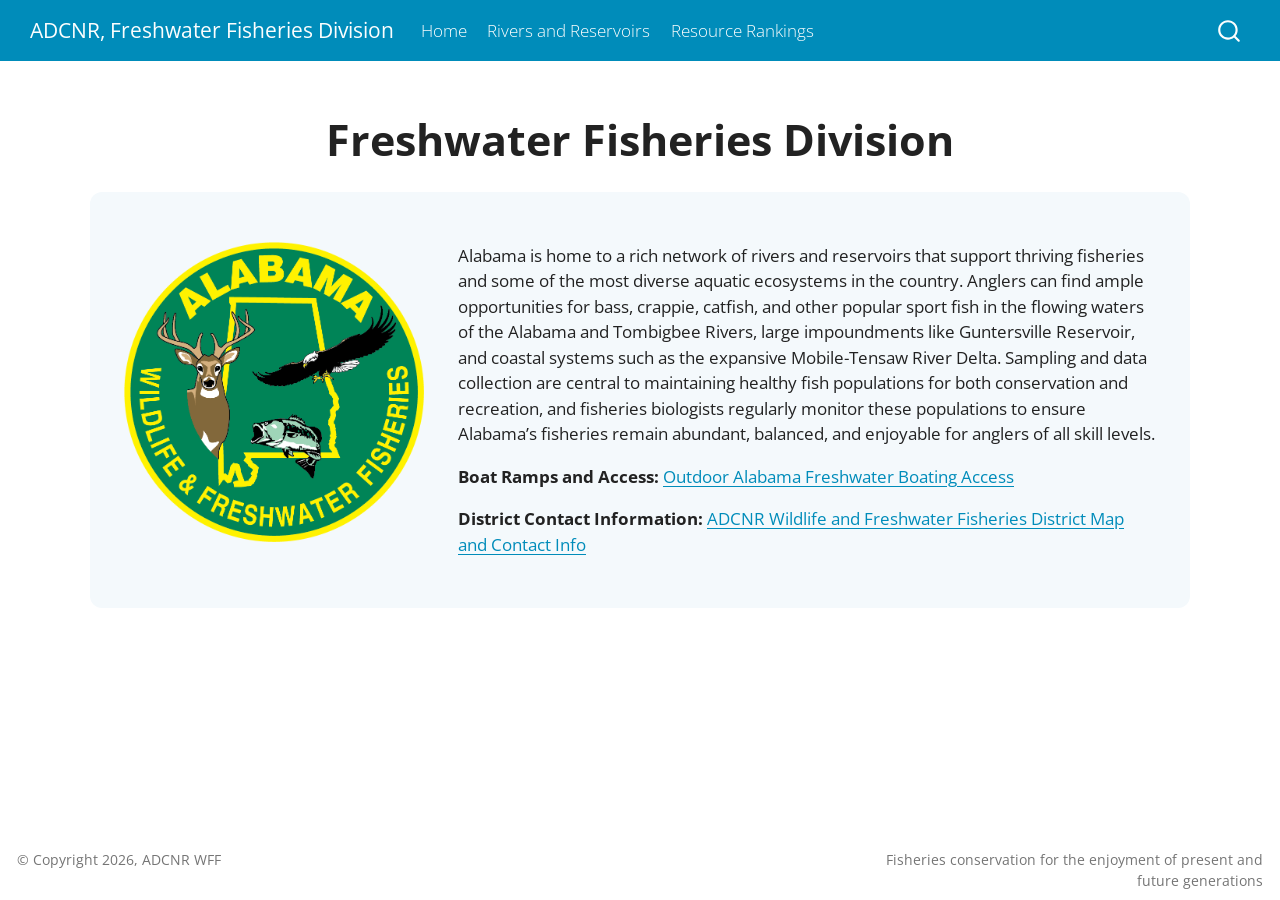
<file: index.html>
<!DOCTYPE html>
<html xmlns="http://www.w3.org/1999/xhtml" lang="en" xml:lang="en"><head>

<meta charset="utf-8">
<meta name="generator" content="quarto-1.7.32">

<meta name="viewport" content="width=device-width, initial-scale=1.0, user-scalable=yes">


<title>ADCNR, Freshwater Fisheries Division</title>
<style>
code{white-space: pre-wrap;}
span.smallcaps{font-variant: small-caps;}
div.columns{display: flex; gap: min(4vw, 1.5em);}
div.column{flex: auto; overflow-x: auto;}
div.hanging-indent{margin-left: 1.5em; text-indent: -1.5em;}
ul.task-list{list-style: none;}
ul.task-list li input[type="checkbox"] {
  width: 0.8em;
  margin: 0 0.8em 0.2em -1em; /* quarto-specific, see https://github.com/quarto-dev/quarto-cli/issues/4556 */ 
  vertical-align: middle;
}
</style>


<script src="site_libs/quarto-nav/quarto-nav.js"></script>
<script src="site_libs/quarto-nav/headroom.min.js"></script>
<script src="site_libs/clipboard/clipboard.min.js"></script>
<script src="site_libs/quarto-search/autocomplete.umd.js"></script>
<script src="site_libs/quarto-search/fuse.min.js"></script>
<script src="site_libs/quarto-search/quarto-search.js"></script>
<meta name="quarto:offset" content="./">
<script src="site_libs/quarto-html/quarto.js" type="module"></script>
<script src="site_libs/quarto-html/tabsets/tabsets.js" type="module"></script>
<script src="site_libs/quarto-html/popper.min.js"></script>
<script src="site_libs/quarto-html/tippy.umd.min.js"></script>
<script src="site_libs/quarto-html/anchor.min.js"></script>
<link href="site_libs/quarto-html/tippy.css" rel="stylesheet">
<link href="site_libs/quarto-html/quarto-syntax-highlighting-37eea08aefeeee20ff55810ff984fec1.css" rel="stylesheet" id="quarto-text-highlighting-styles">
<script src="site_libs/bootstrap/bootstrap.min.js"></script>
<link href="site_libs/bootstrap/bootstrap-icons.css" rel="stylesheet">
<link href="site_libs/bootstrap/bootstrap-2ae7dbb6a8a91d2d75a298d77e53d9d4.min.css" rel="stylesheet" append-hash="true" id="quarto-bootstrap" data-mode="light">
<script id="quarto-search-options" type="application/json">{
  "location": "navbar",
  "copy-button": false,
  "collapse-after": 3,
  "panel-placement": "end",
  "type": "overlay",
  "limit": 50,
  "keyboard-shortcut": [
    "f",
    "/",
    "s"
  ],
  "show-item-context": false,
  "language": {
    "search-no-results-text": "No results",
    "search-matching-documents-text": "matching documents",
    "search-copy-link-title": "Copy link to search",
    "search-hide-matches-text": "Hide additional matches",
    "search-more-match-text": "more match in this document",
    "search-more-matches-text": "more matches in this document",
    "search-clear-button-title": "Clear",
    "search-text-placeholder": "",
    "search-detached-cancel-button-title": "Cancel",
    "search-submit-button-title": "Submit",
    "search-label": "Search"
  }
}</script>


<link rel="stylesheet" href="styles.css">
</head>

<body class="nav-fixed quarto-light">

<div id="quarto-search-results"></div>
  <header id="quarto-header" class="headroom fixed-top">
    <nav class="navbar navbar-expand-lg " data-bs-theme="dark">
      <div class="navbar-container container-fluid">
      <div class="navbar-brand-container mx-auto">
    <a class="navbar-brand" href="./index.html">
    <span class="navbar-title">ADCNR, Freshwater Fisheries Division</span>
    </a>
  </div>
            <div id="quarto-search" class="" title="Search"></div>
          <button class="navbar-toggler" type="button" data-bs-toggle="collapse" data-bs-target="#navbarCollapse" aria-controls="navbarCollapse" role="menu" aria-expanded="false" aria-label="Toggle navigation" onclick="if (window.quartoToggleHeadroom) { window.quartoToggleHeadroom(); }">
  <span class="navbar-toggler-icon"></span>
</button>
          <div class="collapse navbar-collapse" id="navbarCollapse">
            <ul class="navbar-nav navbar-nav-scroll me-auto">
  <li class="nav-item">
    <a class="nav-link active" href="./index.html" aria-current="page"> 
<span class="menu-text">Home</span></a>
  </li>  
  <li class="nav-item">
    <a class="nav-link" href="./projects/RR.html"> 
<span class="menu-text">Rivers and Reservoirs</span></a>
  </li>  
  <li class="nav-item">
    <a class="nav-link" href="./SL.html"> 
<span class="menu-text">Resource Rankings</span></a>
  </li>  
</ul>
          </div> <!-- /navcollapse -->
            <div class="quarto-navbar-tools">
</div>
      </div> <!-- /container-fluid -->
    </nav>
</header>
<!-- content -->
<div id="quarto-content" class="quarto-container page-columns page-rows-contents page-layout-full page-navbar">
<!-- sidebar -->
<!-- margin-sidebar -->
    <div id="quarto-margin-sidebar" class="sidebar margin-sidebar zindex-bottom">
        
    </div>
<!-- main -->
<main class="content column-page" id="quarto-document-content"><header id="title-block-header" class="quarto-title-block"></header>




<!-- Heading -->
<div style="text-align:center;">
<p><span style="font-size: 2.5em; font-weight: bold;">Freshwater Fisheries Division</span></p>
</div>
<!-- Background -->
<div style="display: flex; flex-wrap: wrap; align-items: center; justify-content: center; gap: 2rem; padding: 2rem; background: #f4f9fc; border-radius: 12px; margin: 20px auto; max-width: 1100px;">
<!-- Left Image -->
<div style="flex: 1 1 300px; max-width: 300px; text-align: center;">
<p><img src="wff_full.png" class="img-fluid" style="width: 300px; height: auto; border-radius: 12px; object-fit: cover;"></p>
</div>
<!-- Text Body -->
<div style="flex: 2 1 400px; min-width: 300px;">
<p>
</p><p>Alabama is home to a rich network of rivers and reservoirs that support thriving fisheries and some of the most diverse aquatic ecosystems in the country. Anglers can find ample opportunities for bass, crappie, catfish, and other popular sport fish in the flowing waters of the Alabama and Tombigbee Rivers, large impoundments like Guntersville Reservoir, and coastal systems such as the expansive Mobile-Tensaw River Delta. Sampling and data collection are central to maintaining healthy fish populations for both conservation and recreation, and fisheries biologists regularly monitor these populations to ensure Alabama’s fisheries remain abundant, balanced, and enjoyable for anglers of all skill levels.</p>
<p>
<strong>Boat Ramps and Access:</strong> <a href="https://www.outdooralabama.com/freshwater-boating-access">Outdoor Alabama Freshwater Boating Access</a>
</p><p>
<strong>District Contact Information:</strong> <a href="https://www.outdooralabama.com/freshwater-fishing/fisheries-section-technical-staff">ADCNR Wildlife and Freshwater Fisheries District Map and Contact Info</a>
</p><p>
</p></div>


</div>
</main></div>

 <!-- /main -->
<script id="quarto-html-after-body" type="application/javascript">
  window.document.addEventListener("DOMContentLoaded", function (event) {
    const icon = "";
    const anchorJS = new window.AnchorJS();
    anchorJS.options = {
      placement: 'right',
      icon: icon
    };
    anchorJS.add('.anchored');
    const isCodeAnnotation = (el) => {
      for (const clz of el.classList) {
        if (clz.startsWith('code-annotation-')) {                     
          return true;
        }
      }
      return false;
    }
    const onCopySuccess = function(e) {
      // button target
      const button = e.trigger;
      // don't keep focus
      button.blur();
      // flash "checked"
      button.classList.add('code-copy-button-checked');
      var currentTitle = button.getAttribute("title");
      button.setAttribute("title", "Copied!");
      let tooltip;
      if (window.bootstrap) {
        button.setAttribute("data-bs-toggle", "tooltip");
        button.setAttribute("data-bs-placement", "left");
        button.setAttribute("data-bs-title", "Copied!");
        tooltip = new bootstrap.Tooltip(button, 
          { trigger: "manual", 
            customClass: "code-copy-button-tooltip",
            offset: [0, -8]});
        tooltip.show();    
      }
      setTimeout(function() {
        if (tooltip) {
          tooltip.hide();
          button.removeAttribute("data-bs-title");
          button.removeAttribute("data-bs-toggle");
          button.removeAttribute("data-bs-placement");
        }
        button.setAttribute("title", currentTitle);
        button.classList.remove('code-copy-button-checked');
      }, 1000);
      // clear code selection
      e.clearSelection();
    }
    const getTextToCopy = function(trigger) {
        const codeEl = trigger.previousElementSibling.cloneNode(true);
        for (const childEl of codeEl.children) {
          if (isCodeAnnotation(childEl)) {
            childEl.remove();
          }
        }
        return codeEl.innerText;
    }
    const clipboard = new window.ClipboardJS('.code-copy-button:not([data-in-quarto-modal])', {
      text: getTextToCopy
    });
    clipboard.on('success', onCopySuccess);
    if (window.document.getElementById('quarto-embedded-source-code-modal')) {
      const clipboardModal = new window.ClipboardJS('.code-copy-button[data-in-quarto-modal]', {
        text: getTextToCopy,
        container: window.document.getElementById('quarto-embedded-source-code-modal')
      });
      clipboardModal.on('success', onCopySuccess);
    }
      var localhostRegex = new RegExp(/^(?:http|https):\/\/localhost\:?[0-9]*\//);
      var mailtoRegex = new RegExp(/^mailto:/);
        var filterRegex = new RegExp('/' + window.location.host + '/');
      var isInternal = (href) => {
          return filterRegex.test(href) || localhostRegex.test(href) || mailtoRegex.test(href);
      }
      // Inspect non-navigation links and adorn them if external
     var links = window.document.querySelectorAll('a[href]:not(.nav-link):not(.navbar-brand):not(.toc-action):not(.sidebar-link):not(.sidebar-item-toggle):not(.pagination-link):not(.no-external):not([aria-hidden]):not(.dropdown-item):not(.quarto-navigation-tool):not(.about-link)');
      for (var i=0; i<links.length; i++) {
        const link = links[i];
        if (!isInternal(link.href)) {
          // undo the damage that might have been done by quarto-nav.js in the case of
          // links that we want to consider external
          if (link.dataset.originalHref !== undefined) {
            link.href = link.dataset.originalHref;
          }
        }
      }
    function tippyHover(el, contentFn, onTriggerFn, onUntriggerFn) {
      const config = {
        allowHTML: true,
        maxWidth: 500,
        delay: 100,
        arrow: false,
        appendTo: function(el) {
            return el.parentElement;
        },
        interactive: true,
        interactiveBorder: 10,
        theme: 'quarto',
        placement: 'bottom-start',
      };
      if (contentFn) {
        config.content = contentFn;
      }
      if (onTriggerFn) {
        config.onTrigger = onTriggerFn;
      }
      if (onUntriggerFn) {
        config.onUntrigger = onUntriggerFn;
      }
      window.tippy(el, config); 
    }
    const noterefs = window.document.querySelectorAll('a[role="doc-noteref"]');
    for (var i=0; i<noterefs.length; i++) {
      const ref = noterefs[i];
      tippyHover(ref, function() {
        // use id or data attribute instead here
        let href = ref.getAttribute('data-footnote-href') || ref.getAttribute('href');
        try { href = new URL(href).hash; } catch {}
        const id = href.replace(/^#\/?/, "");
        const note = window.document.getElementById(id);
        if (note) {
          return note.innerHTML;
        } else {
          return "";
        }
      });
    }
    const xrefs = window.document.querySelectorAll('a.quarto-xref');
    const processXRef = (id, note) => {
      // Strip column container classes
      const stripColumnClz = (el) => {
        el.classList.remove("page-full", "page-columns");
        if (el.children) {
          for (const child of el.children) {
            stripColumnClz(child);
          }
        }
      }
      stripColumnClz(note)
      if (id === null || id.startsWith('sec-')) {
        // Special case sections, only their first couple elements
        const container = document.createElement("div");
        if (note.children && note.children.length > 2) {
          container.appendChild(note.children[0].cloneNode(true));
          for (let i = 1; i < note.children.length; i++) {
            const child = note.children[i];
            if (child.tagName === "P" && child.innerText === "") {
              continue;
            } else {
              container.appendChild(child.cloneNode(true));
              break;
            }
          }
          if (window.Quarto?.typesetMath) {
            window.Quarto.typesetMath(container);
          }
          return container.innerHTML
        } else {
          if (window.Quarto?.typesetMath) {
            window.Quarto.typesetMath(note);
          }
          return note.innerHTML;
        }
      } else {
        // Remove any anchor links if they are present
        const anchorLink = note.querySelector('a.anchorjs-link');
        if (anchorLink) {
          anchorLink.remove();
        }
        if (window.Quarto?.typesetMath) {
          window.Quarto.typesetMath(note);
        }
        if (note.classList.contains("callout")) {
          return note.outerHTML;
        } else {
          return note.innerHTML;
        }
      }
    }
    for (var i=0; i<xrefs.length; i++) {
      const xref = xrefs[i];
      tippyHover(xref, undefined, function(instance) {
        instance.disable();
        let url = xref.getAttribute('href');
        let hash = undefined; 
        if (url.startsWith('#')) {
          hash = url;
        } else {
          try { hash = new URL(url).hash; } catch {}
        }
        if (hash) {
          const id = hash.replace(/^#\/?/, "");
          const note = window.document.getElementById(id);
          if (note !== null) {
            try {
              const html = processXRef(id, note.cloneNode(true));
              instance.setContent(html);
            } finally {
              instance.enable();
              instance.show();
            }
          } else {
            // See if we can fetch this
            fetch(url.split('#')[0])
            .then(res => res.text())
            .then(html => {
              const parser = new DOMParser();
              const htmlDoc = parser.parseFromString(html, "text/html");
              const note = htmlDoc.getElementById(id);
              if (note !== null) {
                const html = processXRef(id, note);
                instance.setContent(html);
              } 
            }).finally(() => {
              instance.enable();
              instance.show();
            });
          }
        } else {
          // See if we can fetch a full url (with no hash to target)
          // This is a special case and we should probably do some content thinning / targeting
          fetch(url)
          .then(res => res.text())
          .then(html => {
            const parser = new DOMParser();
            const htmlDoc = parser.parseFromString(html, "text/html");
            const note = htmlDoc.querySelector('main.content');
            if (note !== null) {
              // This should only happen for chapter cross references
              // (since there is no id in the URL)
              // remove the first header
              if (note.children.length > 0 && note.children[0].tagName === "HEADER") {
                note.children[0].remove();
              }
              const html = processXRef(null, note);
              instance.setContent(html);
            } 
          }).finally(() => {
            instance.enable();
            instance.show();
          });
        }
      }, function(instance) {
      });
    }
        let selectedAnnoteEl;
        const selectorForAnnotation = ( cell, annotation) => {
          let cellAttr = 'data-code-cell="' + cell + '"';
          let lineAttr = 'data-code-annotation="' +  annotation + '"';
          const selector = 'span[' + cellAttr + '][' + lineAttr + ']';
          return selector;
        }
        const selectCodeLines = (annoteEl) => {
          const doc = window.document;
          const targetCell = annoteEl.getAttribute("data-target-cell");
          const targetAnnotation = annoteEl.getAttribute("data-target-annotation");
          const annoteSpan = window.document.querySelector(selectorForAnnotation(targetCell, targetAnnotation));
          const lines = annoteSpan.getAttribute("data-code-lines").split(",");
          const lineIds = lines.map((line) => {
            return targetCell + "-" + line;
          })
          let top = null;
          let height = null;
          let parent = null;
          if (lineIds.length > 0) {
              //compute the position of the single el (top and bottom and make a div)
              const el = window.document.getElementById(lineIds[0]);
              top = el.offsetTop;
              height = el.offsetHeight;
              parent = el.parentElement.parentElement;
            if (lineIds.length > 1) {
              const lastEl = window.document.getElementById(lineIds[lineIds.length - 1]);
              const bottom = lastEl.offsetTop + lastEl.offsetHeight;
              height = bottom - top;
            }
            if (top !== null && height !== null && parent !== null) {
              // cook up a div (if necessary) and position it 
              let div = window.document.getElementById("code-annotation-line-highlight");
              if (div === null) {
                div = window.document.createElement("div");
                div.setAttribute("id", "code-annotation-line-highlight");
                div.style.position = 'absolute';
                parent.appendChild(div);
              }
              div.style.top = top - 2 + "px";
              div.style.height = height + 4 + "px";
              div.style.left = 0;
              let gutterDiv = window.document.getElementById("code-annotation-line-highlight-gutter");
              if (gutterDiv === null) {
                gutterDiv = window.document.createElement("div");
                gutterDiv.setAttribute("id", "code-annotation-line-highlight-gutter");
                gutterDiv.style.position = 'absolute';
                const codeCell = window.document.getElementById(targetCell);
                const gutter = codeCell.querySelector('.code-annotation-gutter');
                gutter.appendChild(gutterDiv);
              }
              gutterDiv.style.top = top - 2 + "px";
              gutterDiv.style.height = height + 4 + "px";
            }
            selectedAnnoteEl = annoteEl;
          }
        };
        const unselectCodeLines = () => {
          const elementsIds = ["code-annotation-line-highlight", "code-annotation-line-highlight-gutter"];
          elementsIds.forEach((elId) => {
            const div = window.document.getElementById(elId);
            if (div) {
              div.remove();
            }
          });
          selectedAnnoteEl = undefined;
        };
          // Handle positioning of the toggle
      window.addEventListener(
        "resize",
        throttle(() => {
          elRect = undefined;
          if (selectedAnnoteEl) {
            selectCodeLines(selectedAnnoteEl);
          }
        }, 10)
      );
      function throttle(fn, ms) {
      let throttle = false;
      let timer;
        return (...args) => {
          if(!throttle) { // first call gets through
              fn.apply(this, args);
              throttle = true;
          } else { // all the others get throttled
              if(timer) clearTimeout(timer); // cancel #2
              timer = setTimeout(() => {
                fn.apply(this, args);
                timer = throttle = false;
              }, ms);
          }
        };
      }
        // Attach click handler to the DT
        const annoteDls = window.document.querySelectorAll('dt[data-target-cell]');
        for (const annoteDlNode of annoteDls) {
          annoteDlNode.addEventListener('click', (event) => {
            const clickedEl = event.target;
            if (clickedEl !== selectedAnnoteEl) {
              unselectCodeLines();
              const activeEl = window.document.querySelector('dt[data-target-cell].code-annotation-active');
              if (activeEl) {
                activeEl.classList.remove('code-annotation-active');
              }
              selectCodeLines(clickedEl);
              clickedEl.classList.add('code-annotation-active');
            } else {
              // Unselect the line
              unselectCodeLines();
              clickedEl.classList.remove('code-annotation-active');
            }
          });
        }
    const findCites = (el) => {
      const parentEl = el.parentElement;
      if (parentEl) {
        const cites = parentEl.dataset.cites;
        if (cites) {
          return {
            el,
            cites: cites.split(' ')
          };
        } else {
          return findCites(el.parentElement)
        }
      } else {
        return undefined;
      }
    };
    var bibliorefs = window.document.querySelectorAll('a[role="doc-biblioref"]');
    for (var i=0; i<bibliorefs.length; i++) {
      const ref = bibliorefs[i];
      const citeInfo = findCites(ref);
      if (citeInfo) {
        tippyHover(citeInfo.el, function() {
          var popup = window.document.createElement('div');
          citeInfo.cites.forEach(function(cite) {
            var citeDiv = window.document.createElement('div');
            citeDiv.classList.add('hanging-indent');
            citeDiv.classList.add('csl-entry');
            var biblioDiv = window.document.getElementById('ref-' + cite);
            if (biblioDiv) {
              citeDiv.innerHTML = biblioDiv.innerHTML;
            }
            popup.appendChild(citeDiv);
          });
          return popup.innerHTML;
        });
      }
    }
  });
  </script>
 <!-- /content -->
<footer class="footer">
  <div class="nav-footer">
    <div class="nav-footer-left">
<p>© Copyright 2026, ADCNR WFF</p>
</div>   
    <div class="nav-footer-center">
      &nbsp;
    </div>
    <div class="nav-footer-right">
<p>Fisheries conservation for the enjoyment of present and future generations</p>
</div>
  </div>
</footer>




</body></html>
</file>
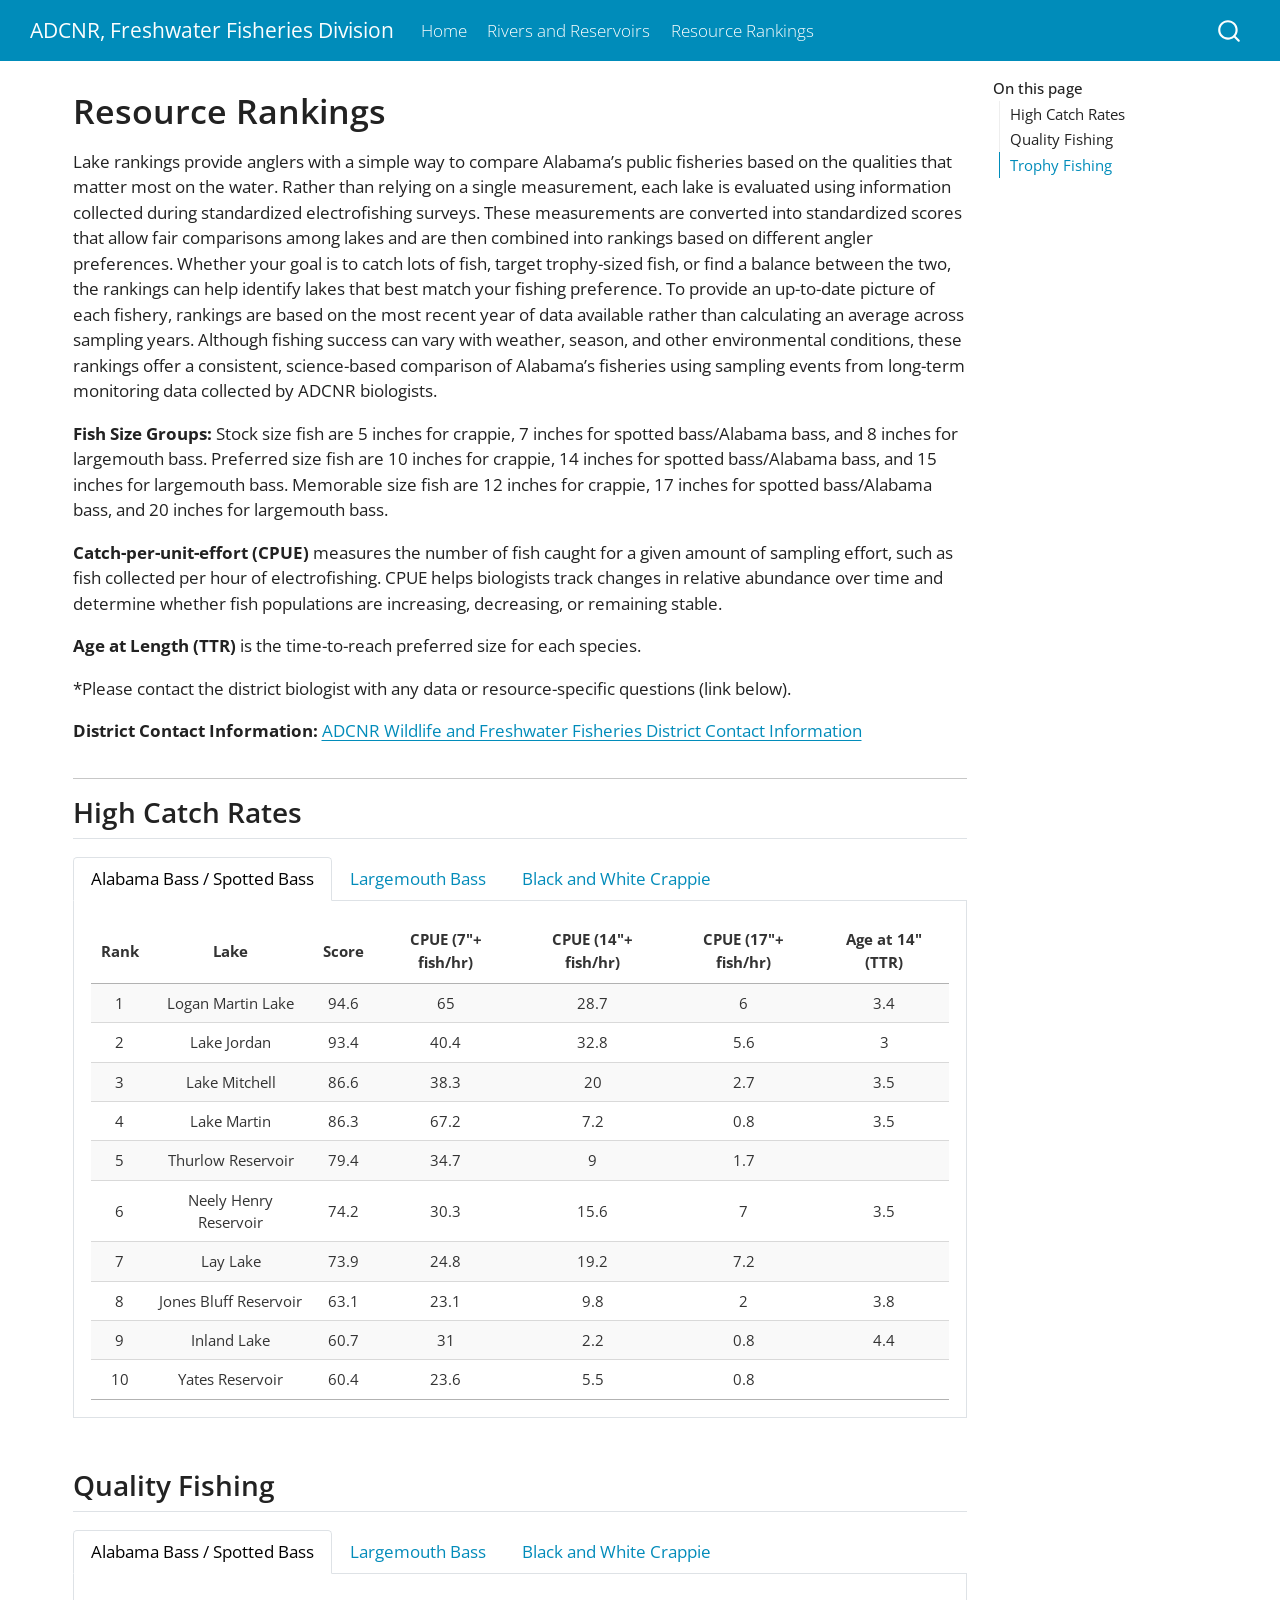
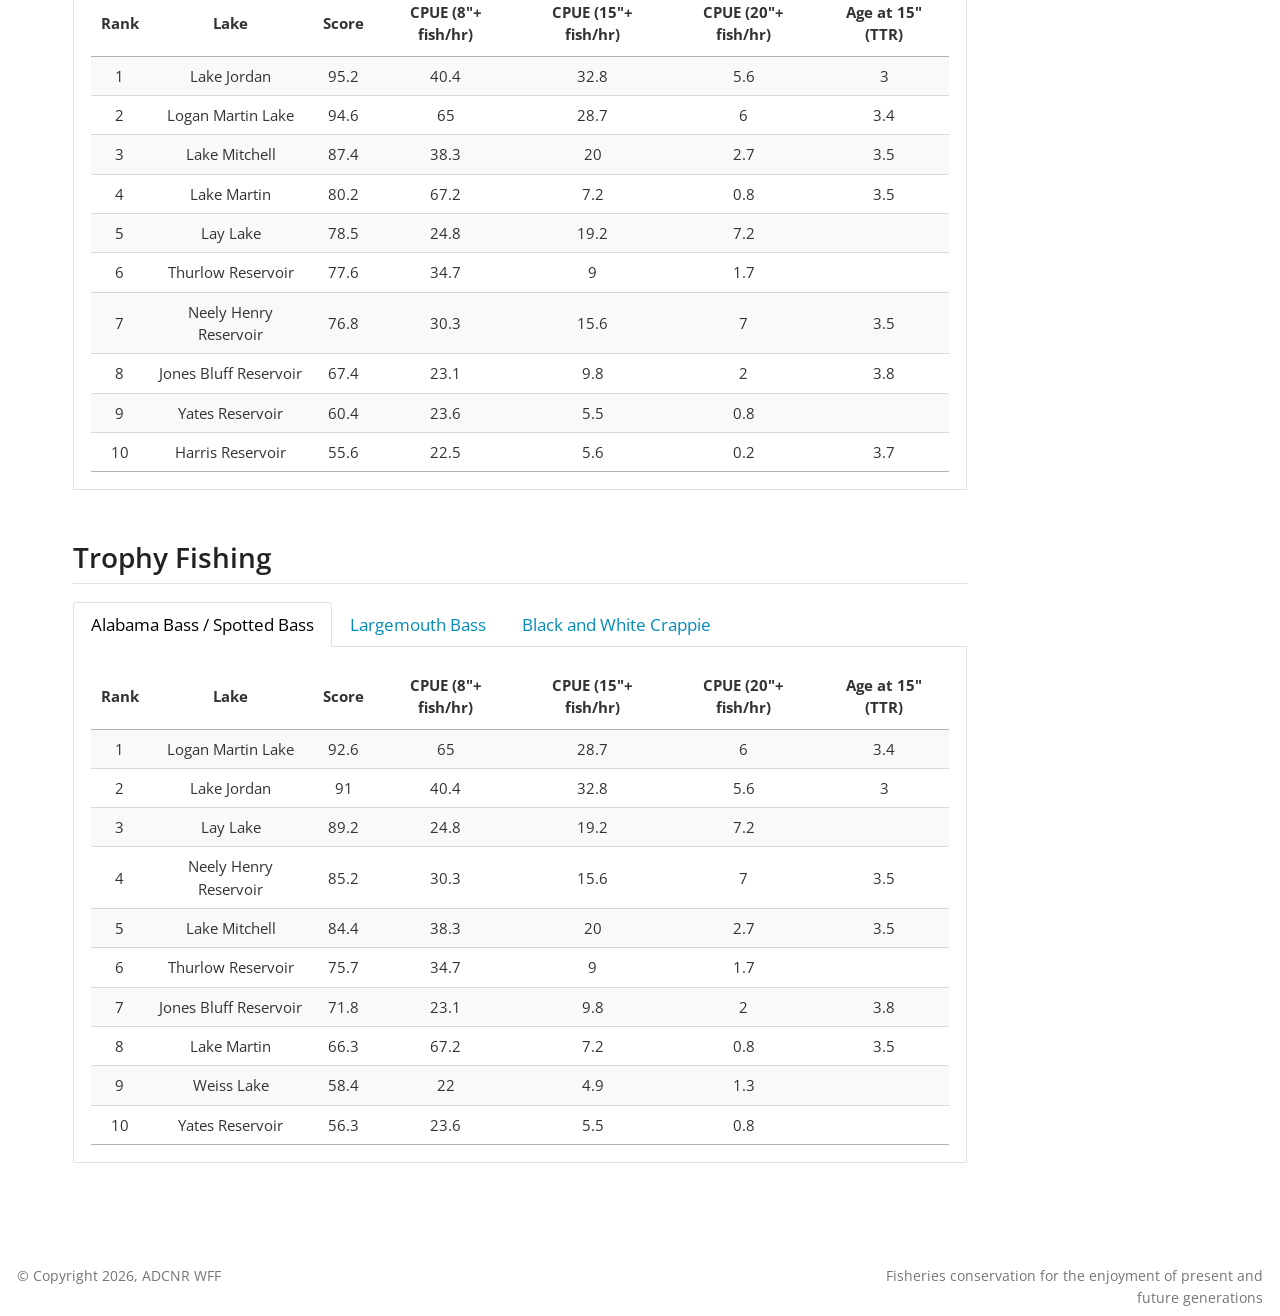
<file: SL.html>
<!DOCTYPE html>
<html xmlns="http://www.w3.org/1999/xhtml" lang="en" xml:lang="en"><head>

<meta charset="utf-8">
<meta name="generator" content="quarto-1.7.32">

<meta name="viewport" content="width=device-width, initial-scale=1.0, user-scalable=yes">


<title>Resource Rankings – ADCNR, Freshwater Fisheries Division</title>
<style>
code{white-space: pre-wrap;}
span.smallcaps{font-variant: small-caps;}
div.columns{display: flex; gap: min(4vw, 1.5em);}
div.column{flex: auto; overflow-x: auto;}
div.hanging-indent{margin-left: 1.5em; text-indent: -1.5em;}
ul.task-list{list-style: none;}
ul.task-list li input[type="checkbox"] {
  width: 0.8em;
  margin: 0 0.8em 0.2em -1em; /* quarto-specific, see https://github.com/quarto-dev/quarto-cli/issues/4556 */ 
  vertical-align: middle;
}
</style>


<script src="site_libs/quarto-nav/quarto-nav.js"></script>
<script src="site_libs/quarto-nav/headroom.min.js"></script>
<script src="site_libs/clipboard/clipboard.min.js"></script>
<script src="site_libs/quarto-search/autocomplete.umd.js"></script>
<script src="site_libs/quarto-search/fuse.min.js"></script>
<script src="site_libs/quarto-search/quarto-search.js"></script>
<meta name="quarto:offset" content="./">
<script src="site_libs/quarto-html/quarto.js" type="module"></script>
<script src="site_libs/quarto-html/tabsets/tabsets.js" type="module"></script>
<script src="site_libs/quarto-html/popper.min.js"></script>
<script src="site_libs/quarto-html/tippy.umd.min.js"></script>
<script src="site_libs/quarto-html/anchor.min.js"></script>
<link href="site_libs/quarto-html/tippy.css" rel="stylesheet">
<link href="site_libs/quarto-html/quarto-syntax-highlighting-37eea08aefeeee20ff55810ff984fec1.css" rel="stylesheet" id="quarto-text-highlighting-styles">
<script src="site_libs/bootstrap/bootstrap.min.js"></script>
<link href="site_libs/bootstrap/bootstrap-icons.css" rel="stylesheet">
<link href="site_libs/bootstrap/bootstrap-2ae7dbb6a8a91d2d75a298d77e53d9d4.min.css" rel="stylesheet" append-hash="true" id="quarto-bootstrap" data-mode="light">
<script id="quarto-search-options" type="application/json">{
  "location": "navbar",
  "copy-button": false,
  "collapse-after": 3,
  "panel-placement": "end",
  "type": "overlay",
  "limit": 50,
  "keyboard-shortcut": [
    "f",
    "/",
    "s"
  ],
  "show-item-context": false,
  "language": {
    "search-no-results-text": "No results",
    "search-matching-documents-text": "matching documents",
    "search-copy-link-title": "Copy link to search",
    "search-hide-matches-text": "Hide additional matches",
    "search-more-match-text": "more match in this document",
    "search-more-matches-text": "more matches in this document",
    "search-clear-button-title": "Clear",
    "search-text-placeholder": "",
    "search-detached-cancel-button-title": "Cancel",
    "search-submit-button-title": "Submit",
    "search-label": "Search"
  }
}</script>
<script src="site_libs/htmlwidgets-1.5.4/htmlwidgets.js"></script>

<link href="site_libs/datatables-css-0.0.0/datatables-crosstalk.css" rel="stylesheet">

<script src="site_libs/datatables-binding-0.34.0/datatables.js"></script>

<script src="site_libs/jquery-3.6.0/jquery-3.6.0.min.js"></script>

<link href="site_libs/dt-core-1.13.6/css/jquery.dataTables.min.css" rel="stylesheet">

<link href="site_libs/dt-core-1.13.6/css/jquery.dataTables.extra.css" rel="stylesheet">

<script src="site_libs/dt-core-1.13.6/js/jquery.dataTables.min.js"></script>

<link href="site_libs/crosstalk-1.2.1/css/crosstalk.min.css" rel="stylesheet">

<script src="site_libs/crosstalk-1.2.1/js/crosstalk.min.js"></script>



<link rel="stylesheet" href="styles.css">
</head>

<body class="nav-fixed quarto-light">

<div id="quarto-search-results"></div>
  <header id="quarto-header" class="headroom fixed-top">
    <nav class="navbar navbar-expand-lg " data-bs-theme="dark">
      <div class="navbar-container container-fluid">
      <div class="navbar-brand-container mx-auto">
    <a class="navbar-brand" href="./index.html">
    <span class="navbar-title">ADCNR, Freshwater Fisheries Division</span>
    </a>
  </div>
            <div id="quarto-search" class="" title="Search"></div>
          <button class="navbar-toggler" type="button" data-bs-toggle="collapse" data-bs-target="#navbarCollapse" aria-controls="navbarCollapse" role="menu" aria-expanded="false" aria-label="Toggle navigation" onclick="if (window.quartoToggleHeadroom) { window.quartoToggleHeadroom(); }">
  <span class="navbar-toggler-icon"></span>
</button>
          <div class="collapse navbar-collapse" id="navbarCollapse">
            <ul class="navbar-nav navbar-nav-scroll me-auto">
  <li class="nav-item">
    <a class="nav-link" href="./index.html"> 
<span class="menu-text">Home</span></a>
  </li>  
  <li class="nav-item">
    <a class="nav-link" href="./projects/RR.html"> 
<span class="menu-text">Rivers and Reservoirs</span></a>
  </li>  
  <li class="nav-item">
    <a class="nav-link active" href="./SL.html" aria-current="page"> 
<span class="menu-text">Resource Rankings</span></a>
  </li>  
</ul>
          </div> <!-- /navcollapse -->
            <div class="quarto-navbar-tools">
</div>
      </div> <!-- /container-fluid -->
    </nav>
</header>
<!-- content -->
<div id="quarto-content" class="quarto-container page-columns page-rows-contents page-layout-full page-navbar">
<!-- sidebar -->
<!-- margin-sidebar -->
    <div id="quarto-margin-sidebar" class="sidebar margin-sidebar">
        <nav id="TOC" role="doc-toc" class="toc-active">
    <h2 id="toc-title">On this page</h2>
   
  <ul>
  <li><a href="#high-catch-rates" id="toc-high-catch-rates" class="nav-link active" data-scroll-target="#high-catch-rates">High Catch Rates</a></li>
  <li><a href="#quality-fishing" id="toc-quality-fishing" class="nav-link" data-scroll-target="#quality-fishing">Quality Fishing</a></li>
  <li><a href="#trophy-fishing" id="toc-trophy-fishing" class="nav-link" data-scroll-target="#trophy-fishing">Trophy Fishing</a></li>
  </ul>
</nav>
    </div>
<!-- main -->
<main class="content page-columns page-full column-page-left" id="quarto-document-content">

<header id="title-block-header" class="quarto-title-block default">
<div class="quarto-title">
<h1 class="title">Resource Rankings</h1>
</div>



<div class="quarto-title-meta column-page-left">

    
  
    
  </div>
  


</header>


<p>Lake rankings provide anglers with a simple way to compare Alabama’s public fisheries based on the qualities that matter most on the water. Rather than relying on a single measurement, each lake is evaluated using information collected during standardized electrofishing surveys. These measurements are converted into standardized scores that allow fair comparisons among lakes and are then combined into rankings based on different angler preferences. Whether your goal is to catch lots of fish, target trophy-sized fish, or find a balance between the two, the rankings can help identify lakes that best match your fishing preference. To provide an up-to-date picture of each fishery, rankings are based on the most recent year of data available rather than calculating an average across sampling years. Although fishing success can vary with weather, season, and other environmental conditions, these rankings offer a consistent, science-based comparison of Alabama’s fisheries using sampling events from long-term monitoring data collected by ADCNR biologists.</p>
<p><strong>Fish Size Groups:</strong> Stock size fish are 5 inches for crappie, 7 inches for spotted bass/Alabama bass, and 8 inches for largemouth bass. Preferred size fish are 10 inches for crappie, 14 inches for spotted bass/Alabama bass, and 15 inches for largemouth bass. Memorable size fish are 12 inches for crappie, 17 inches for spotted bass/Alabama bass, and 20 inches for largemouth bass.</p>
<p><strong>Catch-per-unit-effort (CPUE)</strong> measures the number of fish caught for a given amount of sampling effort, such as fish collected per hour of electrofishing. CPUE helps biologists track changes in relative abundance over time and determine whether fish populations are increasing, decreasing, or remaining stable.</p>
<p><strong>Age at Length (TTR)</strong> is the time-to-reach preferred size for each species.</p>
<p>*Please contact the district biologist with any data or resource-specific questions (link below).</p>
<p><strong>District Contact Information:</strong> <a href="https://www.outdooralabama.com/freshwater-fishing/fisheries-section-technical-staff">ADCNR Wildlife and Freshwater Fisheries District Contact Information</a></p>
<hr>
<section id="high-catch-rates" class="level2 page-columns page-full">
<h2 class="anchored" data-anchor-id="high-catch-rates">High Catch Rates</h2>
<div class="column-screen-inset-right">
<div class="tabset-margin-container"></div><div class="panel-tabset">
<ul class="nav nav-tabs" role="tablist"><li class="nav-item" role="presentation"><a class="nav-link active" id="tabset-1-1-tab" data-bs-toggle="tab" data-bs-target="#tabset-1-1" role="tab" aria-controls="tabset-1-1" aria-selected="true">Alabama Bass / Spotted Bass</a></li><li class="nav-item" role="presentation"><a class="nav-link" id="tabset-1-2-tab" data-bs-toggle="tab" data-bs-target="#tabset-1-2" role="tab" aria-controls="tabset-1-2" aria-selected="false">Largemouth Bass</a></li><li class="nav-item" role="presentation"><a class="nav-link" id="tabset-1-3-tab" data-bs-toggle="tab" data-bs-target="#tabset-1-3" role="tab" aria-controls="tabset-1-3" aria-selected="false">Black and White Crappie</a></li></ul>
<div class="tab-content">
<div id="tabset-1-1" class="tab-pane active" role="tabpanel" aria-labelledby="tabset-1-1-tab">
<div class="cell">
<div id="htmlwidget-d859bb0098ab8b2b54c0" style="width:100%;height:auto;" class="datatables html-widget"></div>
<script type="application/json" data-for="htmlwidget-d859bb0098ab8b2b54c0">{"x":{"filter":"none","vertical":false,"data":[[1,2,3,4,5,6,7,8,9,10],["Logan Martin Lake","Lake Jordan","Lake Mitchell","Lake Martin","Thurlow Reservoir","Neely Henry Reservoir","Lay Lake","Jones Bluff Reservoir","Inland Lake","Yates Reservoir"],[94.59999999999999,93.40000000000001,86.59999999999999,86.3,79.40000000000001,74.2,73.90000000000001,63.1,60.7,60.4],[65,40.4,38.3,67.2,34.7,30.3,24.8,23.1,31,23.6],[28.7,32.8,20,7.2,9,15.6,19.2,9.800000000000001,2.2,5.5],[6,5.6,2.7,0.8,1.7,7,7.2,2,0.8,0.8],[3.4,3,3.5,3.5,null,3.5,null,3.8,4.4,null]],"container":"<table class=\"display\">\n  <thead>\n    <tr>\n      <th>Rank<\/th>\n      <th>Lake<\/th>\n      <th>Score<\/th>\n      <th>CPUE (7\"+ fish/hr)<\/th>\n      <th>CPUE (14\"+ fish/hr)<\/th>\n      <th>CPUE (17\"+ fish/hr)<\/th>\n      <th>Age at 14\" (TTR)<\/th>\n    <\/tr>\n  <\/thead>\n<\/table>","options":{"dom":"t","paging":false,"searching":false,"ordering":false,"info":false,"autoWidth":false,"columnDefs":[{"className":"dt-center","targets":"_all"},{"className":"dt-left","targets":1},{"name":"Rank","targets":0},{"name":"Lake","targets":1},{"name":"Score","targets":2},{"name":"CPUE (7\"+ fish/hr)","targets":3},{"name":"CPUE (14\"+ fish/hr)","targets":4},{"name":"CPUE (17\"+ fish/hr)","targets":5},{"name":"Age at 14\" (TTR)","targets":6}],"order":[],"orderClasses":false}},"evals":[],"jsHooks":[]}</script>
</div>
</div>
<div id="tabset-1-2" class="tab-pane" role="tabpanel" aria-labelledby="tabset-1-2-tab">
<div class="cell">
<div id="htmlwidget-be7d3cbb60ca89aaa754" style="width:100%;height:auto;" class="datatables html-widget"></div>
<script type="application/json" data-for="htmlwidget-be7d3cbb60ca89aaa754">{"x":{"filter":"none","vertical":false,"data":[[1,2,3,4,5,6,7,8,9,10],["Lake Eufaula","Millers Ferry","Lake Jordan","Bankhead Reservoir","Wilson Reservoir","Upper Bear Creek Reservoir","Upper Mobile-Tensaw River Delta","Demopolis Reservoir","Lay Lake","Lake Mitchell"],[95.09999999999999,94.7,89.5,81.40000000000001,81,78,76.59999999999999,73.2,71.5,68.09999999999999],[77.3,89.7,65.2,72.5,60.2,57.5,82.5,63.4,50.2,51.7],[30.7,27.7,36.4,11.2,20.2,21,6.5,8.800000000000001,23,14.7],[2.9,1.7,0.4,0.4,0.2,4.5,0.5,0.3,1.8,2],[null,4.1,3.6,3.8,3.4,4.3,null,4.2,null,4]],"container":"<table class=\"display\">\n  <thead>\n    <tr>\n      <th>Rank<\/th>\n      <th>Lake<\/th>\n      <th>Score<\/th>\n      <th>CPUE (8\"+ fish/hr)<\/th>\n      <th>CPUE (15\"+ fish/hr)<\/th>\n      <th>CPUE (20\"+ fish/hr)<\/th>\n      <th>Age at 15\" (TTR)<\/th>\n    <\/tr>\n  <\/thead>\n<\/table>","options":{"dom":"t","paging":false,"searching":false,"ordering":false,"info":false,"autoWidth":false,"columnDefs":[{"className":"dt-center","targets":"_all"},{"className":"dt-left","targets":1},{"name":"Rank","targets":0},{"name":"Lake","targets":1},{"name":"Score","targets":2},{"name":"CPUE (8\"+ fish/hr)","targets":3},{"name":"CPUE (15\"+ fish/hr)","targets":4},{"name":"CPUE (20\"+ fish/hr)","targets":5},{"name":"Age at 15\" (TTR)","targets":6}],"order":[],"orderClasses":false}},"evals":[],"jsHooks":[]}</script>
</div>
</div>
<div id="tabset-1-3" class="tab-pane" role="tabpanel" aria-labelledby="tabset-1-3-tab">
<div class="cell">
<div id="htmlwidget-eff2db36246ed535606c" style="width:100%;height:auto;" class="datatables html-widget"></div>
<script type="application/json" data-for="htmlwidget-eff2db36246ed535606c">{"x":{"filter":"none","vertical":false,"data":[[1,2,3,4,5,6,7,8,9,10],["Lake Eufaula","Upper Bear Creek Reservoir","Upper Mobile-Tensaw River Delta","Yates Reservoir","Weiss Lake","Demopolis Reservoir","Lower Mobile-Tensaw River Delta","Jones Bluff Reservoir","Aliceville Reservoir","Gainesville Reservoir"],[95.40000000000001,93.8,86.8,82,74.90000000000001,71.90000000000001,71.59999999999999,67.8,65,62.4],[133.6,168.8,105.7,68.2,56.8,64.09999999999999,62.7,57.3,40.6,51.1],[119.4,72.3,54.5,51.8,46.4,33.5,34.3,25.4,27.8,34.8],[10.3,14,4.9,15.8,11.4,6.1,4,11.5,8.800000000000001,12],[1.4,2.9,2.9,1.9,2.4,2.2,2.5,1.6,1,2.2]],"container":"<table class=\"display\">\n  <thead>\n    <tr>\n      <th>Rank<\/th>\n      <th>Lake<\/th>\n      <th>Score<\/th>\n      <th>CPUE (5\"+ fish/hr)<\/th>\n      <th>CPUE (10\"+ fish/hr)<\/th>\n      <th>CPUE (12\"+ fish/hr)<\/th>\n      <th>Age at 10\" (TTR)<\/th>\n    <\/tr>\n  <\/thead>\n<\/table>","options":{"dom":"t","paging":false,"searching":false,"ordering":false,"info":false,"autoWidth":false,"columnDefs":[{"className":"dt-center","targets":"_all"},{"className":"dt-left","targets":1},{"name":"Rank","targets":0},{"name":"Lake","targets":1},{"name":"Score","targets":2},{"name":"CPUE (5\"+ fish/hr)","targets":3},{"name":"CPUE (10\"+ fish/hr)","targets":4},{"name":"CPUE (12\"+ fish/hr)","targets":5},{"name":"Age at 10\" (TTR)","targets":6}],"order":[],"orderClasses":false}},"evals":[],"jsHooks":[]}</script>
</div>
</div>
</div>
</div>
</div>
</section>
<section id="quality-fishing" class="level2 page-columns page-full">
<h2 class="anchored" data-anchor-id="quality-fishing">Quality Fishing</h2>
<div class="column-screen-inset-right">
<div class="tabset-margin-container"></div><div class="panel-tabset">
<ul class="nav nav-tabs" role="tablist"><li class="nav-item" role="presentation"><a class="nav-link active" id="tabset-2-1-tab" data-bs-toggle="tab" data-bs-target="#tabset-2-1" role="tab" aria-controls="tabset-2-1" aria-selected="true">Alabama Bass / Spotted Bass</a></li><li class="nav-item" role="presentation"><a class="nav-link" id="tabset-2-2-tab" data-bs-toggle="tab" data-bs-target="#tabset-2-2" role="tab" aria-controls="tabset-2-2" aria-selected="false">Largemouth Bass</a></li><li class="nav-item" role="presentation"><a class="nav-link" id="tabset-2-3-tab" data-bs-toggle="tab" data-bs-target="#tabset-2-3" role="tab" aria-controls="tabset-2-3" aria-selected="false">Black and White Crappie</a></li></ul>
<div class="tab-content">
<div id="tabset-2-1" class="tab-pane active" role="tabpanel" aria-labelledby="tabset-2-1-tab">
<div class="cell">
<div id="htmlwidget-3aaf56d941d0504c19ee" style="width:100%;height:auto;" class="datatables html-widget"></div>
<script type="application/json" data-for="htmlwidget-3aaf56d941d0504c19ee">{"x":{"filter":"none","vertical":false,"data":[[1,2,3,4,5,6,7,8,9,10],["Lake Jordan","Logan Martin Lake","Lake Mitchell","Lake Martin","Lay Lake","Thurlow Reservoir","Neely Henry Reservoir","Jones Bluff Reservoir","Yates Reservoir","Harris Reservoir"],[95.2,94.59999999999999,87.40000000000001,80.2,78.5,77.59999999999999,76.8,67.40000000000001,60.4,55.6],[40.4,65,38.3,67.2,24.8,34.7,30.3,23.1,23.6,22.5],[32.8,28.7,20,7.2,19.2,9,15.6,9.800000000000001,5.5,5.6],[5.6,6,2.7,0.8,7.2,1.7,7,2,0.8,0.2],[3,3.4,3.5,3.5,null,null,3.5,3.8,null,3.7]],"container":"<table class=\"display\">\n  <thead>\n    <tr>\n      <th>Rank<\/th>\n      <th>Lake<\/th>\n      <th>Score<\/th>\n      <th>CPUE (8\"+ fish/hr)<\/th>\n      <th>CPUE (15\"+ fish/hr)<\/th>\n      <th>CPUE (20\"+ fish/hr)<\/th>\n      <th>Age at 15\" (TTR)<\/th>\n    <\/tr>\n  <\/thead>\n<\/table>","options":{"dom":"t","paging":false,"searching":false,"ordering":false,"info":false,"autoWidth":false,"columnDefs":[{"className":"dt-center","targets":"_all"},{"className":"dt-left","targets":1},{"name":"Rank","targets":0},{"name":"Lake","targets":1},{"name":"Score","targets":2},{"name":"CPUE (8\"+ fish/hr)","targets":3},{"name":"CPUE (15\"+ fish/hr)","targets":4},{"name":"CPUE (20\"+ fish/hr)","targets":5},{"name":"Age at 15\" (TTR)","targets":6}],"order":[],"orderClasses":false}},"evals":[],"jsHooks":[]}</script>
</div>
</div>
<div id="tabset-2-2" class="tab-pane" role="tabpanel" aria-labelledby="tabset-2-2-tab">
<div class="cell">
<div id="htmlwidget-16b8ea71a04d47ce5af8" style="width:100%;height:auto;" class="datatables html-widget"></div>
<script type="application/json" data-for="htmlwidget-16b8ea71a04d47ce5af8">{"x":{"filter":"none","vertical":false,"data":[[1,2,3,4,5,6,7,8,9,10],["Lake Eufaula","Millers Ferry","Lake Jordan","Wilson Reservoir","Upper Bear Creek Reservoir","Lay Lake","Bankhead Reservoir","Lake Mitchell","Demopolis Reservoir","Lake Guntersville"],[95.7,93.5,91.90000000000001,81.59999999999999,80.40000000000001,77.8,77.2,70.5,68.40000000000001,68.2],[77.3,89.7,65.2,60.2,57.5,50.2,72.5,51.7,63.4,46.6],[30.7,27.7,36.4,20.2,21,23,11.2,14.7,8.800000000000001,19.8],[2.9,1.7,0.4,0.2,4.5,1.8,0.4,2,0.3,1.8],[null,4.1,3.6,3.4,4.3,null,3.8,4,4.2,4.3]],"container":"<table class=\"display\">\n  <thead>\n    <tr>\n      <th>Rank<\/th>\n      <th>Lake<\/th>\n      <th>Score<\/th>\n      <th>CPUE (8\"+ fish/hr)<\/th>\n      <th>CPUE (15\"+ fish/hr)<\/th>\n      <th>CPUE (20\"+ fish/hr)<\/th>\n      <th>Age at 15\" (TTR)<\/th>\n    <\/tr>\n  <\/thead>\n<\/table>","options":{"dom":"t","paging":false,"searching":false,"ordering":false,"info":false,"autoWidth":false,"columnDefs":[{"className":"dt-center","targets":"_all"},{"className":"dt-left","targets":1},{"name":"Rank","targets":0},{"name":"Lake","targets":1},{"name":"Score","targets":2},{"name":"CPUE (8\"+ fish/hr)","targets":3},{"name":"CPUE (15\"+ fish/hr)","targets":4},{"name":"CPUE (20\"+ fish/hr)","targets":5},{"name":"Age at 15\" (TTR)","targets":6}],"order":[],"orderClasses":false}},"evals":[],"jsHooks":[]}</script>
</div>
</div>
<div id="tabset-2-3" class="tab-pane" role="tabpanel" aria-labelledby="tabset-2-3-tab">
<div class="cell">
<div id="htmlwidget-fdbbb429bf6dbf8261d4" style="width:100%;height:auto;" class="datatables html-widget"></div>
<script type="application/json" data-for="htmlwidget-fdbbb429bf6dbf8261d4">{"x":{"filter":"none","vertical":false,"data":[[1,2,3,4,5,6,7,8,9,10],["Lake Eufaula","Upper Bear Creek Reservoir","Yates Reservoir","Upper Mobile-Tensaw River Delta","Weiss Lake","Demopolis Reservoir","Lower Mobile-Tensaw River Delta","Jones Bluff Reservoir","Aliceville Reservoir","Gainesville Reservoir"],[95,92.7,85.5,84,78.09999999999999,70.09999999999999,69.90000000000001,64.5,63.5,63.2],[133.6,168.8,68.2,105.7,56.8,64.09999999999999,62.7,57.3,40.6,51.1],[119.4,72.3,51.8,54.5,46.4,33.5,34.3,25.4,27.8,34.8],[10.3,14,15.8,4.9,11.4,6.1,4,11.5,8.800000000000001,12],[1.4,2.9,1.9,2.9,2.4,2.2,2.5,1.6,1,2.2]],"container":"<table class=\"display\">\n  <thead>\n    <tr>\n      <th>Rank<\/th>\n      <th>Lake<\/th>\n      <th>Score<\/th>\n      <th>CPUE (5\"+ fish/hr)<\/th>\n      <th>CPUE (10\"+ fish/hr)<\/th>\n      <th>CPUE (12\"+ fish/hr)<\/th>\n      <th>Age at 10\" (TTR)<\/th>\n    <\/tr>\n  <\/thead>\n<\/table>","options":{"dom":"t","paging":false,"searching":false,"ordering":false,"info":false,"autoWidth":false,"columnDefs":[{"className":"dt-center","targets":"_all"},{"className":"dt-left","targets":1},{"name":"Rank","targets":0},{"name":"Lake","targets":1},{"name":"Score","targets":2},{"name":"CPUE (5\"+ fish/hr)","targets":3},{"name":"CPUE (10\"+ fish/hr)","targets":4},{"name":"CPUE (12\"+ fish/hr)","targets":5},{"name":"Age at 10\" (TTR)","targets":6}],"order":[],"orderClasses":false}},"evals":[],"jsHooks":[]}</script>
</div>
</div>
</div>
</div>
</div>
</section>
<section id="trophy-fishing" class="level2 page-columns page-full">
<h2 class="anchored" data-anchor-id="trophy-fishing">Trophy Fishing</h2>
<div class="column-screen-inset-right">
<div class="tabset-margin-container"></div><div class="panel-tabset">
<ul class="nav nav-tabs" role="tablist"><li class="nav-item" role="presentation"><a class="nav-link active" id="tabset-3-1-tab" data-bs-toggle="tab" data-bs-target="#tabset-3-1" role="tab" aria-controls="tabset-3-1" aria-selected="true">Alabama Bass / Spotted Bass</a></li><li class="nav-item" role="presentation"><a class="nav-link" id="tabset-3-2-tab" data-bs-toggle="tab" data-bs-target="#tabset-3-2" role="tab" aria-controls="tabset-3-2" aria-selected="false">Largemouth Bass</a></li><li class="nav-item" role="presentation"><a class="nav-link" id="tabset-3-3-tab" data-bs-toggle="tab" data-bs-target="#tabset-3-3" role="tab" aria-controls="tabset-3-3" aria-selected="false">Black and White Crappie</a></li></ul>
<div class="tab-content">
<div id="tabset-3-1" class="tab-pane active" role="tabpanel" aria-labelledby="tabset-3-1-tab">
<div class="cell">
<div id="htmlwidget-4f1f8f72e9a5593b3ff6" style="width:100%;height:auto;" class="datatables html-widget"></div>
<script type="application/json" data-for="htmlwidget-4f1f8f72e9a5593b3ff6">{"x":{"filter":"none","vertical":false,"data":[[1,2,3,4,5,6,7,8,9,10],["Logan Martin Lake","Lake Jordan","Lay Lake","Neely Henry Reservoir","Lake Mitchell","Thurlow Reservoir","Jones Bluff Reservoir","Lake Martin","Weiss Lake","Yates Reservoir"],[92.59999999999999,91,89.2,85.2,84.40000000000001,75.7,71.8,66.3,58.4,56.3],[65,40.4,24.8,30.3,38.3,34.7,23.1,67.2,22,23.6],[28.7,32.8,19.2,15.6,20,9,9.800000000000001,7.2,4.9,5.5],[6,5.6,7.2,7,2.7,1.7,2,0.8,1.3,0.8],[3.4,3,null,3.5,3.5,null,3.8,3.5,null,null]],"container":"<table class=\"display\">\n  <thead>\n    <tr>\n      <th>Rank<\/th>\n      <th>Lake<\/th>\n      <th>Score<\/th>\n      <th>CPUE (8\"+ fish/hr)<\/th>\n      <th>CPUE (15\"+ fish/hr)<\/th>\n      <th>CPUE (20\"+ fish/hr)<\/th>\n      <th>Age at 15\" (TTR)<\/th>\n    <\/tr>\n  <\/thead>\n<\/table>","options":{"dom":"t","paging":false,"searching":false,"ordering":false,"info":false,"autoWidth":false,"columnDefs":[{"className":"dt-center","targets":"_all"},{"className":"dt-left","targets":1},{"name":"Rank","targets":0},{"name":"Lake","targets":1},{"name":"Score","targets":2},{"name":"CPUE (8\"+ fish/hr)","targets":3},{"name":"CPUE (15\"+ fish/hr)","targets":4},{"name":"CPUE (20\"+ fish/hr)","targets":5},{"name":"Age at 15\" (TTR)","targets":6}],"order":[],"orderClasses":false}},"evals":[],"jsHooks":[]}</script>
</div>
</div>
<div id="tabset-3-2" class="tab-pane" role="tabpanel" aria-labelledby="tabset-3-2-tab">
<div class="cell">
<div id="htmlwidget-c2a8fda144754a5b59e8" style="width:100%;height:auto;" class="datatables html-widget"></div>
<script type="application/json" data-for="htmlwidget-c2a8fda144754a5b59e8">{"x":{"filter":"none","vertical":false,"data":[[1,2,3,4,5,6,7,8,9,10],["Lake Eufaula","Upper Bear Creek Reservoir","Millers Ferry","Lay Lake","Thurlow Reservoir","Lake Mitchell","Lake Guntersville","Lake Jordan","Yates Reservoir","Bankhead Reservoir"],[96.3,88.3,85.5,81.3,79.7,78.40000000000001,75,72.5,71.09999999999999,64.8],[77.3,57.5,89.7,50.2,35.7,51.7,46.6,65.2,34.5,72.5],[30.7,21,27.7,23,15.7,14.7,19.8,36.4,7.6,11.2],[2.9,4.5,1.7,1.8,2.3,2,1.8,0.4,2.1,0.4],[null,4.3,4.1,null,null,4,4.3,3.6,null,3.8]],"container":"<table class=\"display\">\n  <thead>\n    <tr>\n      <th>Rank<\/th>\n      <th>Lake<\/th>\n      <th>Score<\/th>\n      <th>CPUE (8\"+ fish/hr)<\/th>\n      <th>CPUE (15\"+ fish/hr)<\/th>\n      <th>CPUE (20\"+ fish/hr)<\/th>\n      <th>Age at 15\" (TTR)<\/th>\n    <\/tr>\n  <\/thead>\n<\/table>","options":{"dom":"t","paging":false,"searching":false,"ordering":false,"info":false,"autoWidth":false,"columnDefs":[{"className":"dt-center","targets":"_all"},{"className":"dt-left","targets":1},{"name":"Rank","targets":0},{"name":"Lake","targets":1},{"name":"Score","targets":2},{"name":"CPUE (8\"+ fish/hr)","targets":3},{"name":"CPUE (15\"+ fish/hr)","targets":4},{"name":"CPUE (20\"+ fish/hr)","targets":5},{"name":"Age at 15\" (TTR)","targets":6}],"order":[],"orderClasses":false}},"evals":[],"jsHooks":[]}</script>
</div>
</div>
<div id="tabset-3-3" class="tab-pane" role="tabpanel" aria-labelledby="tabset-3-3-tab">
<div class="cell">
<div id="htmlwidget-557f7ccef9f653bb10fe" style="width:100%;height:auto;" class="datatables html-widget"></div>
<script type="application/json" data-for="htmlwidget-557f7ccef9f653bb10fe">{"x":{"filter":"none","vertical":false,"data":[[1,2,3,4,5,6,7,8,9,10],["Yates Reservoir","Upper Bear Creek Reservoir","Lake Eufaula","Weiss Lake","Jones Bluff Reservoir","Aliceville Reservoir","Gainesville Reservoir","Millers Ferry","Upper Mobile-Tensaw River Delta","Neely Henry Reservoir"],[88,86.7,80.8,77.2,70.7,65.3,63,59.1,58,57.7],[68.2,168.8,133.6,56.8,57.3,40.6,51.1,35.2,105.7,24.6],[51.8,72.3,119.4,46.4,25.4,27.8,34.8,24.2,54.5,18],[15.8,14,10.3,11.4,11.5,8.800000000000001,12,10.9,4.9,8.800000000000001],[1.9,2.9,1.4,2.4,1.6,1,2.2,1.8,2.9,1.2]],"container":"<table class=\"display\">\n  <thead>\n    <tr>\n      <th>Rank<\/th>\n      <th>Lake<\/th>\n      <th>Score<\/th>\n      <th>CPUE (5\"+ fish/hr)<\/th>\n      <th>CPUE (10\"+ fish/hr)<\/th>\n      <th>CPUE (12\"+ fish/hr)<\/th>\n      <th>Age at 10\" (TTR)<\/th>\n    <\/tr>\n  <\/thead>\n<\/table>","options":{"dom":"t","paging":false,"searching":false,"ordering":false,"info":false,"autoWidth":false,"columnDefs":[{"className":"dt-center","targets":"_all"},{"className":"dt-left","targets":1},{"name":"Rank","targets":0},{"name":"Lake","targets":1},{"name":"Score","targets":2},{"name":"CPUE (5\"+ fish/hr)","targets":3},{"name":"CPUE (10\"+ fish/hr)","targets":4},{"name":"CPUE (12\"+ fish/hr)","targets":5},{"name":"Age at 10\" (TTR)","targets":6}],"order":[],"orderClasses":false}},"evals":[],"jsHooks":[]}</script>
</div>
</div>
</div>
</div>
</div>


</section>

</main> <!-- /main -->
<script id="quarto-html-after-body" type="application/javascript">
  window.document.addEventListener("DOMContentLoaded", function (event) {
    const icon = "";
    const anchorJS = new window.AnchorJS();
    anchorJS.options = {
      placement: 'right',
      icon: icon
    };
    anchorJS.add('.anchored');
    const isCodeAnnotation = (el) => {
      for (const clz of el.classList) {
        if (clz.startsWith('code-annotation-')) {                     
          return true;
        }
      }
      return false;
    }
    const onCopySuccess = function(e) {
      // button target
      const button = e.trigger;
      // don't keep focus
      button.blur();
      // flash "checked"
      button.classList.add('code-copy-button-checked');
      var currentTitle = button.getAttribute("title");
      button.setAttribute("title", "Copied!");
      let tooltip;
      if (window.bootstrap) {
        button.setAttribute("data-bs-toggle", "tooltip");
        button.setAttribute("data-bs-placement", "left");
        button.setAttribute("data-bs-title", "Copied!");
        tooltip = new bootstrap.Tooltip(button, 
          { trigger: "manual", 
            customClass: "code-copy-button-tooltip",
            offset: [0, -8]});
        tooltip.show();    
      }
      setTimeout(function() {
        if (tooltip) {
          tooltip.hide();
          button.removeAttribute("data-bs-title");
          button.removeAttribute("data-bs-toggle");
          button.removeAttribute("data-bs-placement");
        }
        button.setAttribute("title", currentTitle);
        button.classList.remove('code-copy-button-checked');
      }, 1000);
      // clear code selection
      e.clearSelection();
    }
    const getTextToCopy = function(trigger) {
        const codeEl = trigger.previousElementSibling.cloneNode(true);
        for (const childEl of codeEl.children) {
          if (isCodeAnnotation(childEl)) {
            childEl.remove();
          }
        }
        return codeEl.innerText;
    }
    const clipboard = new window.ClipboardJS('.code-copy-button:not([data-in-quarto-modal])', {
      text: getTextToCopy
    });
    clipboard.on('success', onCopySuccess);
    if (window.document.getElementById('quarto-embedded-source-code-modal')) {
      const clipboardModal = new window.ClipboardJS('.code-copy-button[data-in-quarto-modal]', {
        text: getTextToCopy,
        container: window.document.getElementById('quarto-embedded-source-code-modal')
      });
      clipboardModal.on('success', onCopySuccess);
    }
      var localhostRegex = new RegExp(/^(?:http|https):\/\/localhost\:?[0-9]*\//);
      var mailtoRegex = new RegExp(/^mailto:/);
        var filterRegex = new RegExp('/' + window.location.host + '/');
      var isInternal = (href) => {
          return filterRegex.test(href) || localhostRegex.test(href) || mailtoRegex.test(href);
      }
      // Inspect non-navigation links and adorn them if external
     var links = window.document.querySelectorAll('a[href]:not(.nav-link):not(.navbar-brand):not(.toc-action):not(.sidebar-link):not(.sidebar-item-toggle):not(.pagination-link):not(.no-external):not([aria-hidden]):not(.dropdown-item):not(.quarto-navigation-tool):not(.about-link)');
      for (var i=0; i<links.length; i++) {
        const link = links[i];
        if (!isInternal(link.href)) {
          // undo the damage that might have been done by quarto-nav.js in the case of
          // links that we want to consider external
          if (link.dataset.originalHref !== undefined) {
            link.href = link.dataset.originalHref;
          }
        }
      }
    function tippyHover(el, contentFn, onTriggerFn, onUntriggerFn) {
      const config = {
        allowHTML: true,
        maxWidth: 500,
        delay: 100,
        arrow: false,
        appendTo: function(el) {
            return el.parentElement;
        },
        interactive: true,
        interactiveBorder: 10,
        theme: 'quarto',
        placement: 'bottom-start',
      };
      if (contentFn) {
        config.content = contentFn;
      }
      if (onTriggerFn) {
        config.onTrigger = onTriggerFn;
      }
      if (onUntriggerFn) {
        config.onUntrigger = onUntriggerFn;
      }
      window.tippy(el, config); 
    }
    const noterefs = window.document.querySelectorAll('a[role="doc-noteref"]');
    for (var i=0; i<noterefs.length; i++) {
      const ref = noterefs[i];
      tippyHover(ref, function() {
        // use id or data attribute instead here
        let href = ref.getAttribute('data-footnote-href') || ref.getAttribute('href');
        try { href = new URL(href).hash; } catch {}
        const id = href.replace(/^#\/?/, "");
        const note = window.document.getElementById(id);
        if (note) {
          return note.innerHTML;
        } else {
          return "";
        }
      });
    }
    const xrefs = window.document.querySelectorAll('a.quarto-xref');
    const processXRef = (id, note) => {
      // Strip column container classes
      const stripColumnClz = (el) => {
        el.classList.remove("page-full", "page-columns");
        if (el.children) {
          for (const child of el.children) {
            stripColumnClz(child);
          }
        }
      }
      stripColumnClz(note)
      if (id === null || id.startsWith('sec-')) {
        // Special case sections, only their first couple elements
        const container = document.createElement("div");
        if (note.children && note.children.length > 2) {
          container.appendChild(note.children[0].cloneNode(true));
          for (let i = 1; i < note.children.length; i++) {
            const child = note.children[i];
            if (child.tagName === "P" && child.innerText === "") {
              continue;
            } else {
              container.appendChild(child.cloneNode(true));
              break;
            }
          }
          if (window.Quarto?.typesetMath) {
            window.Quarto.typesetMath(container);
          }
          return container.innerHTML
        } else {
          if (window.Quarto?.typesetMath) {
            window.Quarto.typesetMath(note);
          }
          return note.innerHTML;
        }
      } else {
        // Remove any anchor links if they are present
        const anchorLink = note.querySelector('a.anchorjs-link');
        if (anchorLink) {
          anchorLink.remove();
        }
        if (window.Quarto?.typesetMath) {
          window.Quarto.typesetMath(note);
        }
        if (note.classList.contains("callout")) {
          return note.outerHTML;
        } else {
          return note.innerHTML;
        }
      }
    }
    for (var i=0; i<xrefs.length; i++) {
      const xref = xrefs[i];
      tippyHover(xref, undefined, function(instance) {
        instance.disable();
        let url = xref.getAttribute('href');
        let hash = undefined; 
        if (url.startsWith('#')) {
          hash = url;
        } else {
          try { hash = new URL(url).hash; } catch {}
        }
        if (hash) {
          const id = hash.replace(/^#\/?/, "");
          const note = window.document.getElementById(id);
          if (note !== null) {
            try {
              const html = processXRef(id, note.cloneNode(true));
              instance.setContent(html);
            } finally {
              instance.enable();
              instance.show();
            }
          } else {
            // See if we can fetch this
            fetch(url.split('#')[0])
            .then(res => res.text())
            .then(html => {
              const parser = new DOMParser();
              const htmlDoc = parser.parseFromString(html, "text/html");
              const note = htmlDoc.getElementById(id);
              if (note !== null) {
                const html = processXRef(id, note);
                instance.setContent(html);
              } 
            }).finally(() => {
              instance.enable();
              instance.show();
            });
          }
        } else {
          // See if we can fetch a full url (with no hash to target)
          // This is a special case and we should probably do some content thinning / targeting
          fetch(url)
          .then(res => res.text())
          .then(html => {
            const parser = new DOMParser();
            const htmlDoc = parser.parseFromString(html, "text/html");
            const note = htmlDoc.querySelector('main.content');
            if (note !== null) {
              // This should only happen for chapter cross references
              // (since there is no id in the URL)
              // remove the first header
              if (note.children.length > 0 && note.children[0].tagName === "HEADER") {
                note.children[0].remove();
              }
              const html = processXRef(null, note);
              instance.setContent(html);
            } 
          }).finally(() => {
            instance.enable();
            instance.show();
          });
        }
      }, function(instance) {
      });
    }
        let selectedAnnoteEl;
        const selectorForAnnotation = ( cell, annotation) => {
          let cellAttr = 'data-code-cell="' + cell + '"';
          let lineAttr = 'data-code-annotation="' +  annotation + '"';
          const selector = 'span[' + cellAttr + '][' + lineAttr + ']';
          return selector;
        }
        const selectCodeLines = (annoteEl) => {
          const doc = window.document;
          const targetCell = annoteEl.getAttribute("data-target-cell");
          const targetAnnotation = annoteEl.getAttribute("data-target-annotation");
          const annoteSpan = window.document.querySelector(selectorForAnnotation(targetCell, targetAnnotation));
          const lines = annoteSpan.getAttribute("data-code-lines").split(",");
          const lineIds = lines.map((line) => {
            return targetCell + "-" + line;
          })
          let top = null;
          let height = null;
          let parent = null;
          if (lineIds.length > 0) {
              //compute the position of the single el (top and bottom and make a div)
              const el = window.document.getElementById(lineIds[0]);
              top = el.offsetTop;
              height = el.offsetHeight;
              parent = el.parentElement.parentElement;
            if (lineIds.length > 1) {
              const lastEl = window.document.getElementById(lineIds[lineIds.length - 1]);
              const bottom = lastEl.offsetTop + lastEl.offsetHeight;
              height = bottom - top;
            }
            if (top !== null && height !== null && parent !== null) {
              // cook up a div (if necessary) and position it 
              let div = window.document.getElementById("code-annotation-line-highlight");
              if (div === null) {
                div = window.document.createElement("div");
                div.setAttribute("id", "code-annotation-line-highlight");
                div.style.position = 'absolute';
                parent.appendChild(div);
              }
              div.style.top = top - 2 + "px";
              div.style.height = height + 4 + "px";
              div.style.left = 0;
              let gutterDiv = window.document.getElementById("code-annotation-line-highlight-gutter");
              if (gutterDiv === null) {
                gutterDiv = window.document.createElement("div");
                gutterDiv.setAttribute("id", "code-annotation-line-highlight-gutter");
                gutterDiv.style.position = 'absolute';
                const codeCell = window.document.getElementById(targetCell);
                const gutter = codeCell.querySelector('.code-annotation-gutter');
                gutter.appendChild(gutterDiv);
              }
              gutterDiv.style.top = top - 2 + "px";
              gutterDiv.style.height = height + 4 + "px";
            }
            selectedAnnoteEl = annoteEl;
          }
        };
        const unselectCodeLines = () => {
          const elementsIds = ["code-annotation-line-highlight", "code-annotation-line-highlight-gutter"];
          elementsIds.forEach((elId) => {
            const div = window.document.getElementById(elId);
            if (div) {
              div.remove();
            }
          });
          selectedAnnoteEl = undefined;
        };
          // Handle positioning of the toggle
      window.addEventListener(
        "resize",
        throttle(() => {
          elRect = undefined;
          if (selectedAnnoteEl) {
            selectCodeLines(selectedAnnoteEl);
          }
        }, 10)
      );
      function throttle(fn, ms) {
      let throttle = false;
      let timer;
        return (...args) => {
          if(!throttle) { // first call gets through
              fn.apply(this, args);
              throttle = true;
          } else { // all the others get throttled
              if(timer) clearTimeout(timer); // cancel #2
              timer = setTimeout(() => {
                fn.apply(this, args);
                timer = throttle = false;
              }, ms);
          }
        };
      }
        // Attach click handler to the DT
        const annoteDls = window.document.querySelectorAll('dt[data-target-cell]');
        for (const annoteDlNode of annoteDls) {
          annoteDlNode.addEventListener('click', (event) => {
            const clickedEl = event.target;
            if (clickedEl !== selectedAnnoteEl) {
              unselectCodeLines();
              const activeEl = window.document.querySelector('dt[data-target-cell].code-annotation-active');
              if (activeEl) {
                activeEl.classList.remove('code-annotation-active');
              }
              selectCodeLines(clickedEl);
              clickedEl.classList.add('code-annotation-active');
            } else {
              // Unselect the line
              unselectCodeLines();
              clickedEl.classList.remove('code-annotation-active');
            }
          });
        }
    const findCites = (el) => {
      const parentEl = el.parentElement;
      if (parentEl) {
        const cites = parentEl.dataset.cites;
        if (cites) {
          return {
            el,
            cites: cites.split(' ')
          };
        } else {
          return findCites(el.parentElement)
        }
      } else {
        return undefined;
      }
    };
    var bibliorefs = window.document.querySelectorAll('a[role="doc-biblioref"]');
    for (var i=0; i<bibliorefs.length; i++) {
      const ref = bibliorefs[i];
      const citeInfo = findCites(ref);
      if (citeInfo) {
        tippyHover(citeInfo.el, function() {
          var popup = window.document.createElement('div');
          citeInfo.cites.forEach(function(cite) {
            var citeDiv = window.document.createElement('div');
            citeDiv.classList.add('hanging-indent');
            citeDiv.classList.add('csl-entry');
            var biblioDiv = window.document.getElementById('ref-' + cite);
            if (biblioDiv) {
              citeDiv.innerHTML = biblioDiv.innerHTML;
            }
            popup.appendChild(citeDiv);
          });
          return popup.innerHTML;
        });
      }
    }
  });
  </script>
</div> <!-- /content -->
<footer class="footer">
  <div class="nav-footer">
    <div class="nav-footer-left">
<p>© Copyright 2026, ADCNR WFF</p>
</div>   
    <div class="nav-footer-center">
      &nbsp;
    </div>
    <div class="nav-footer-right">
<p>Fisheries conservation for the enjoyment of present and future generations</p>
</div>
  </div>
</footer>




</body></html>
</file>
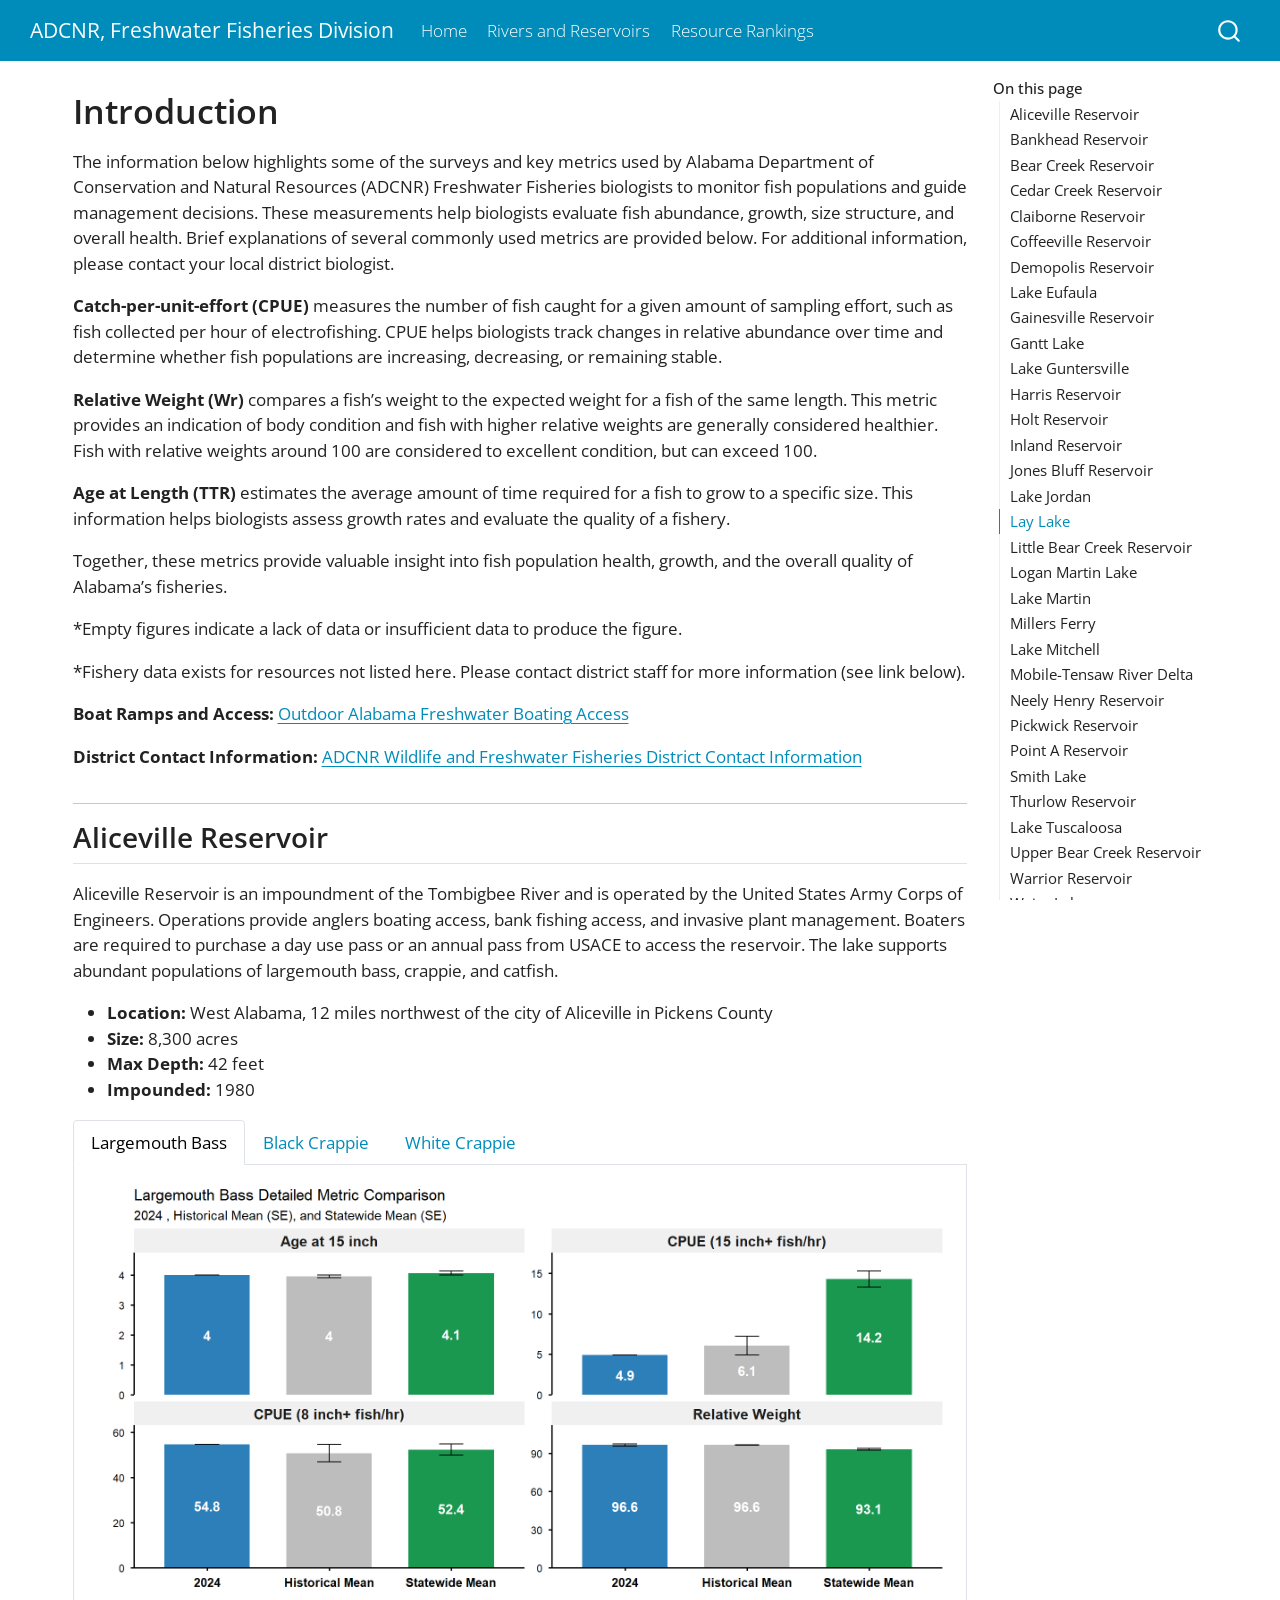
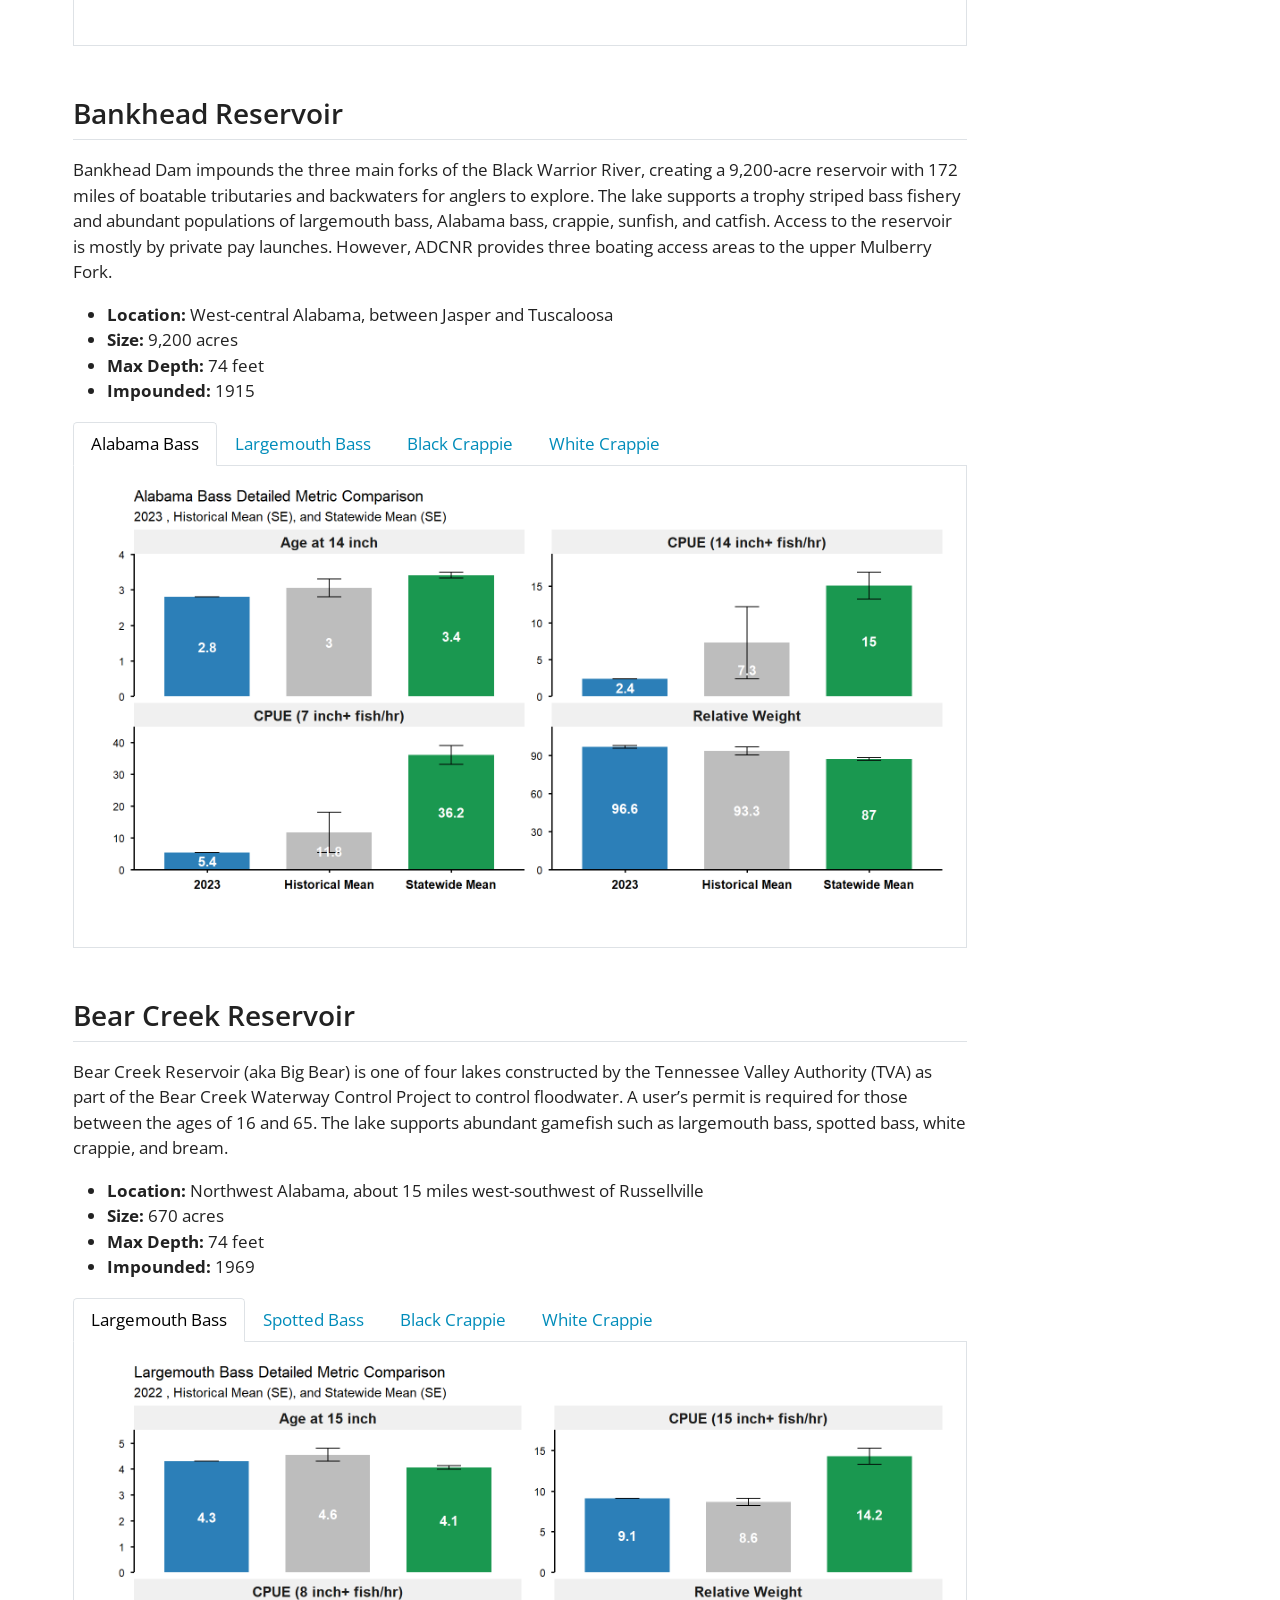
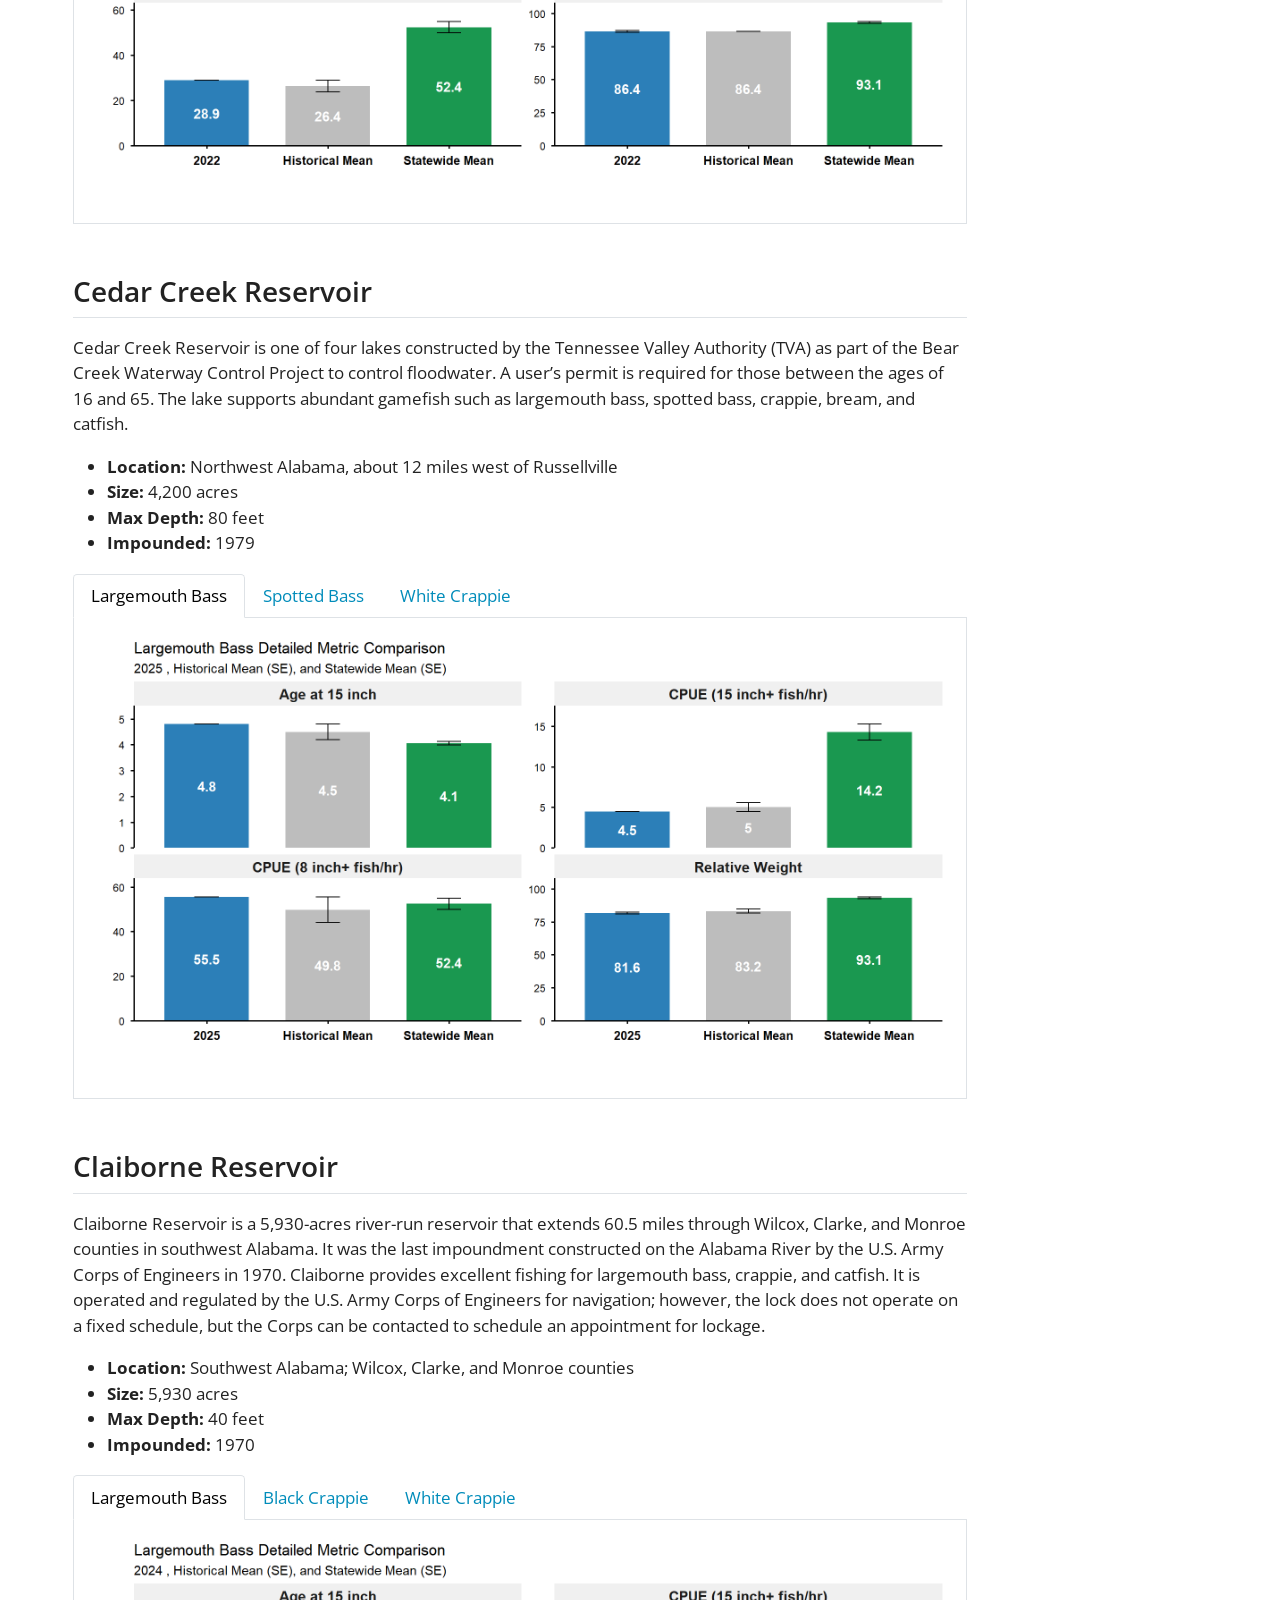
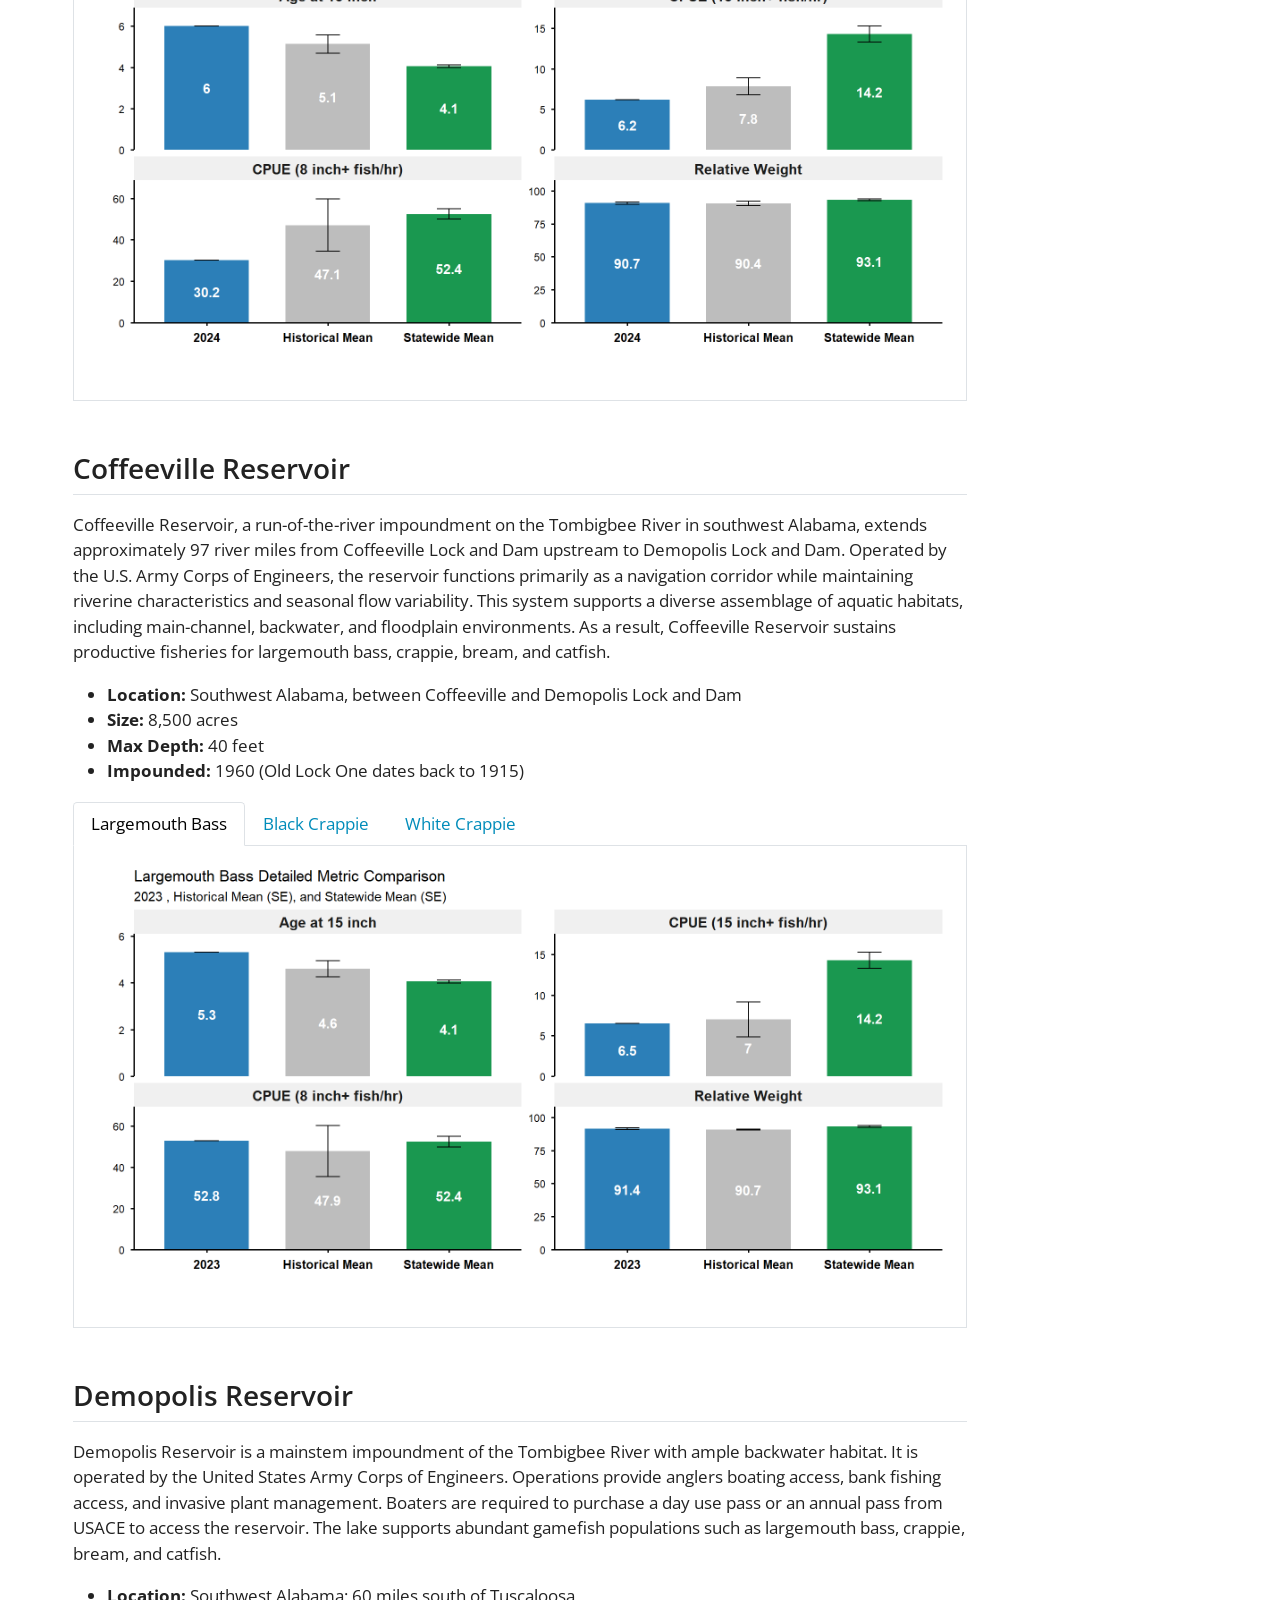
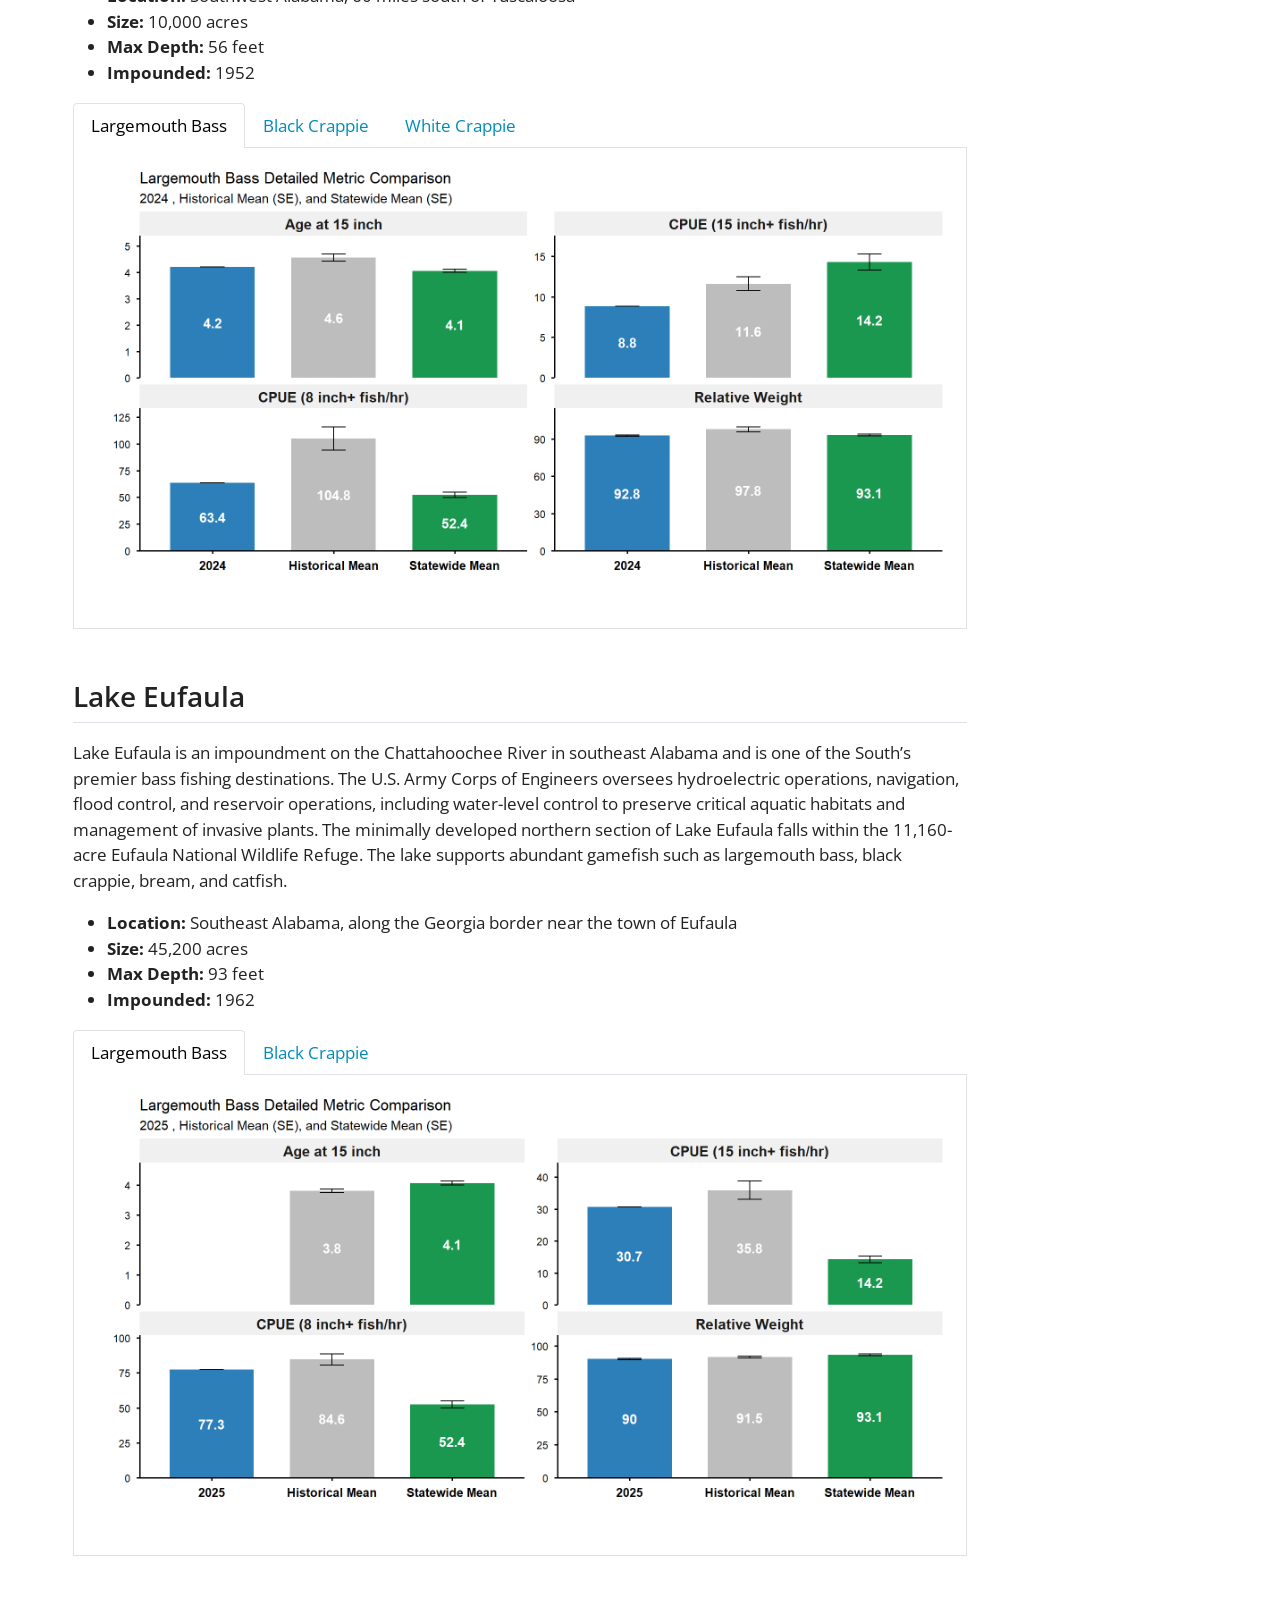
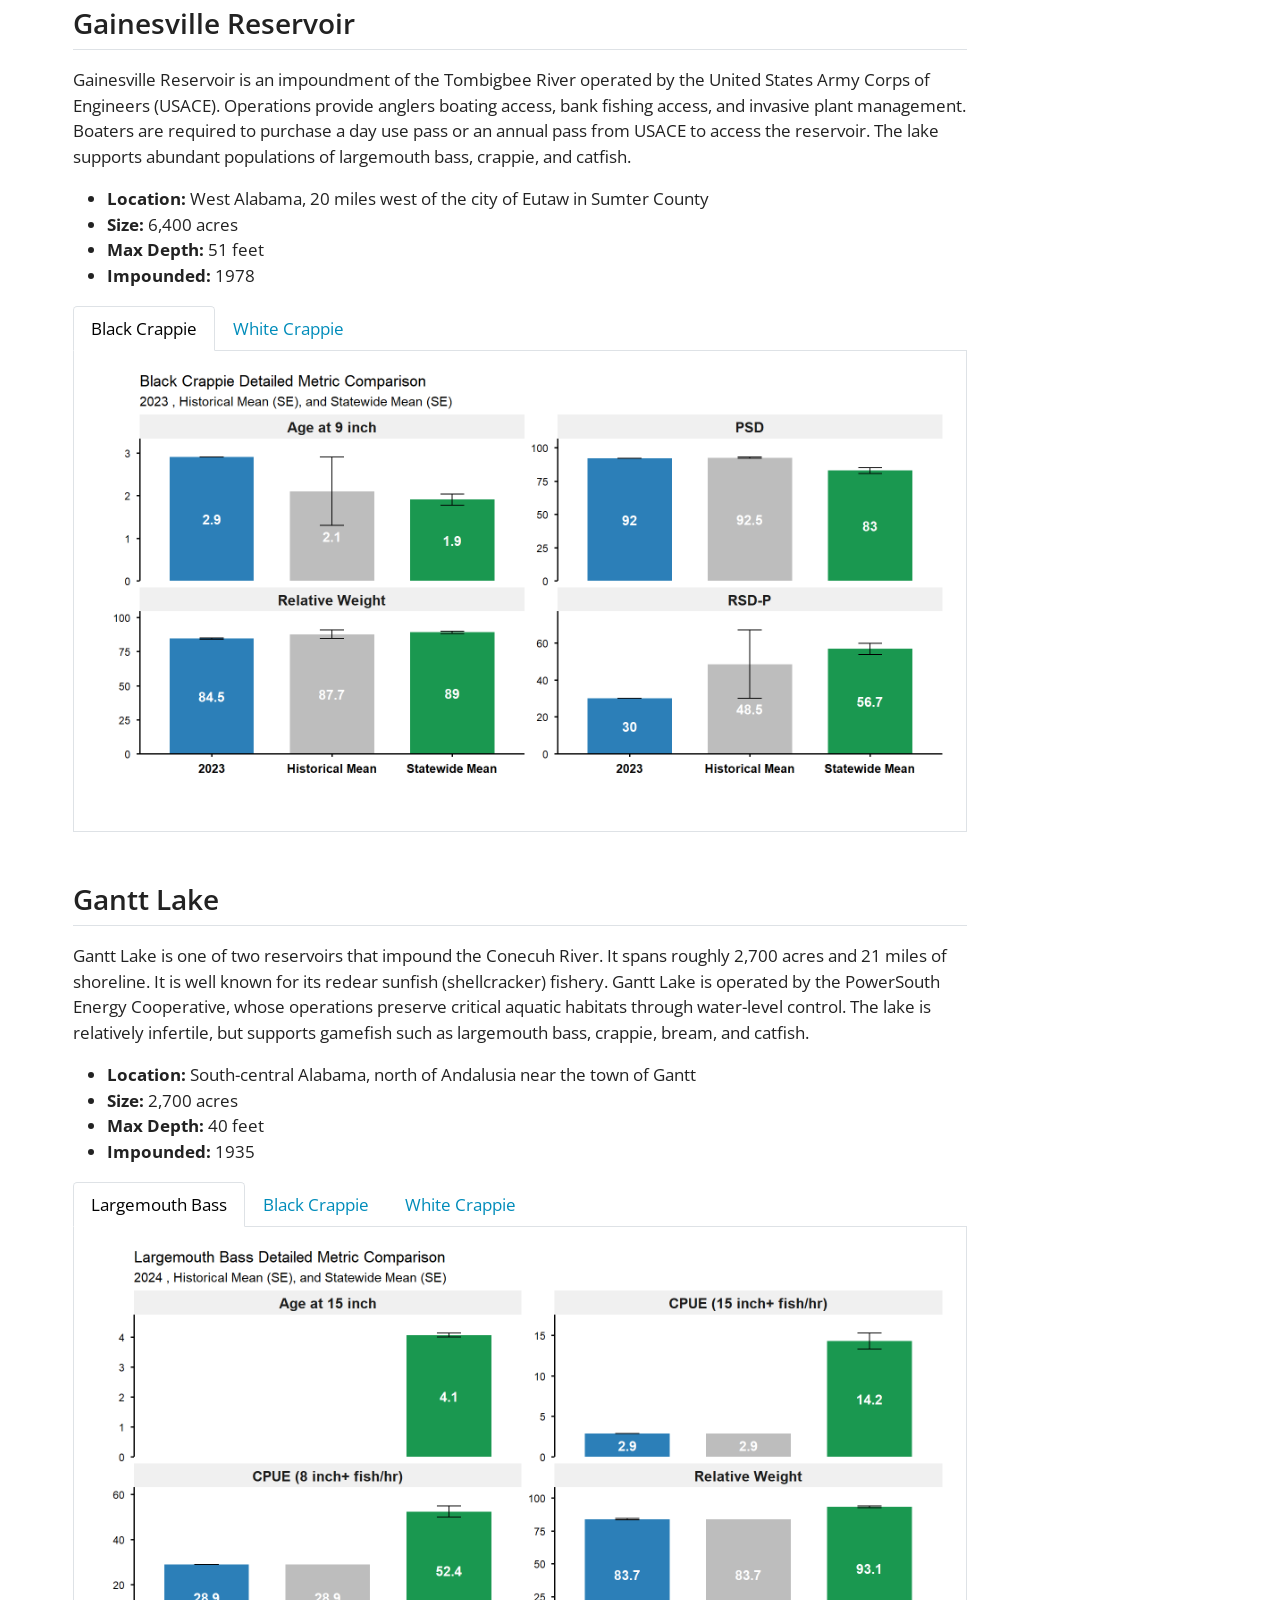
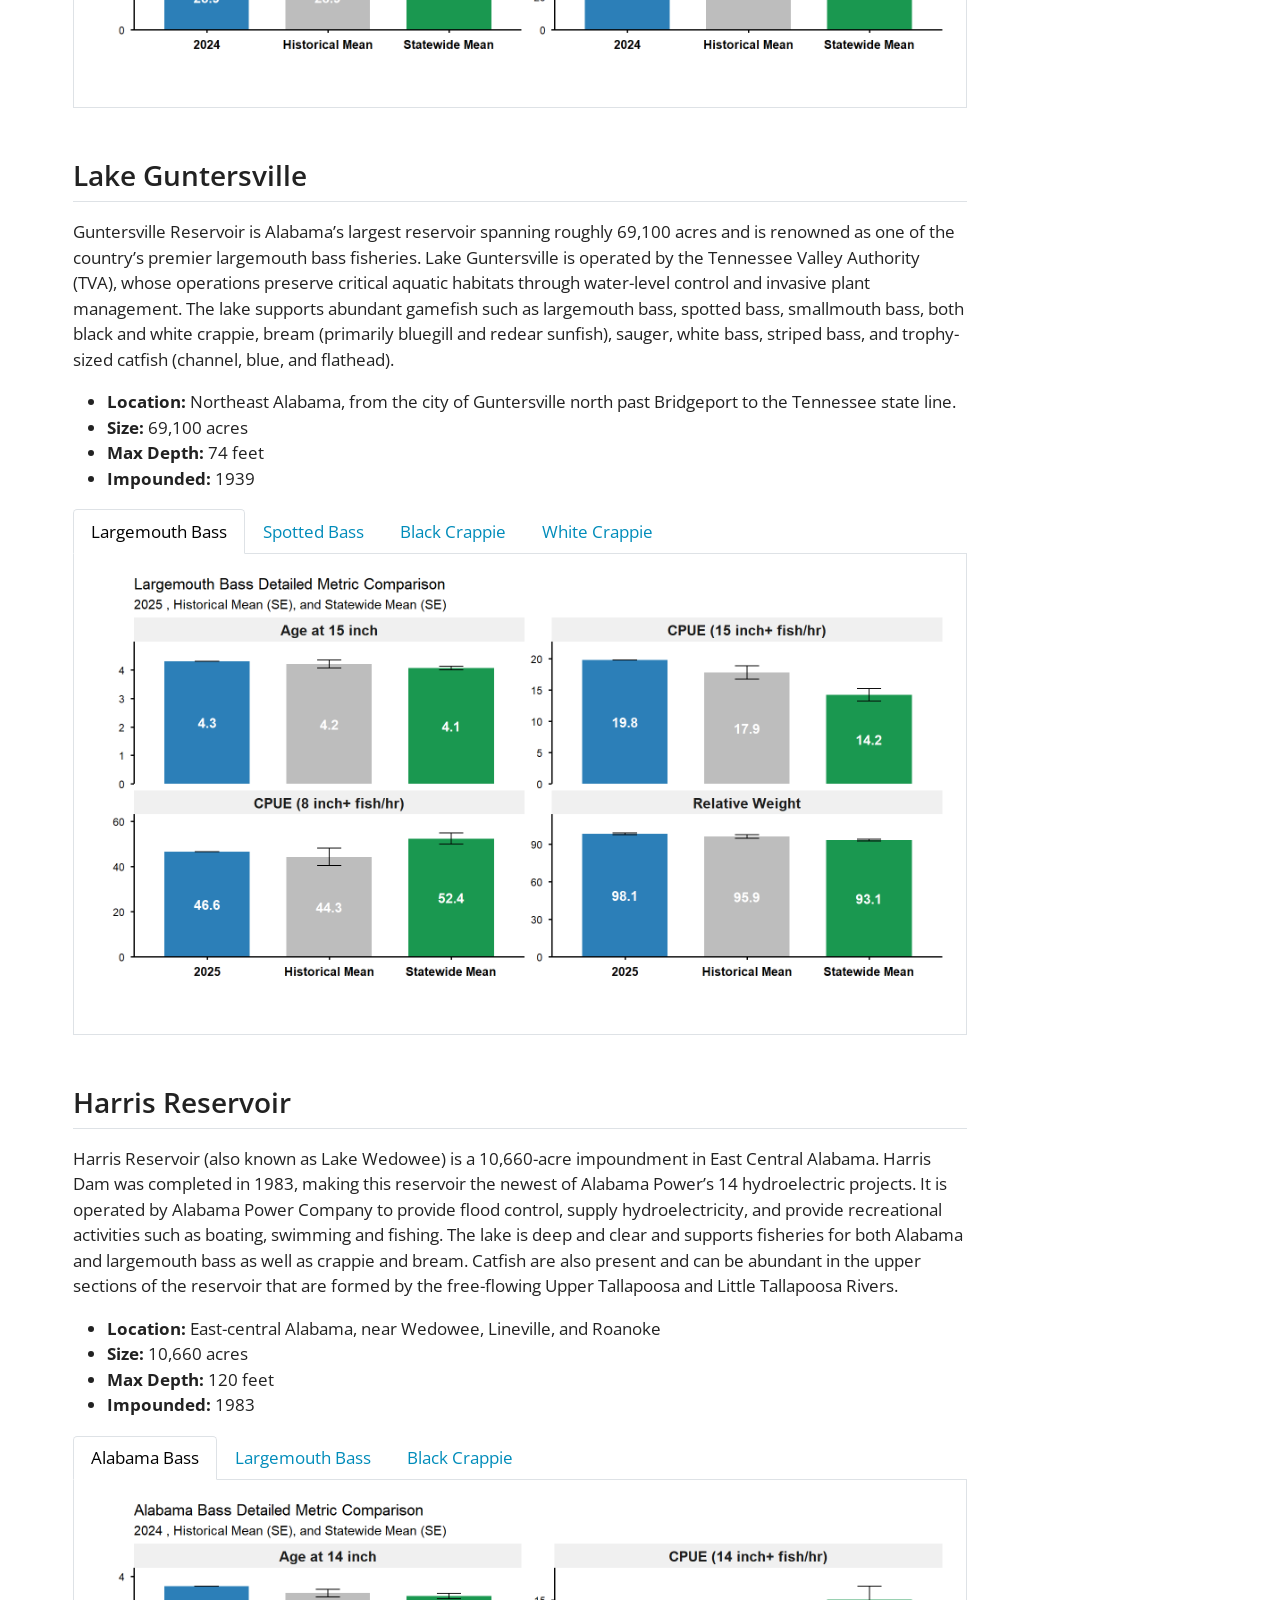
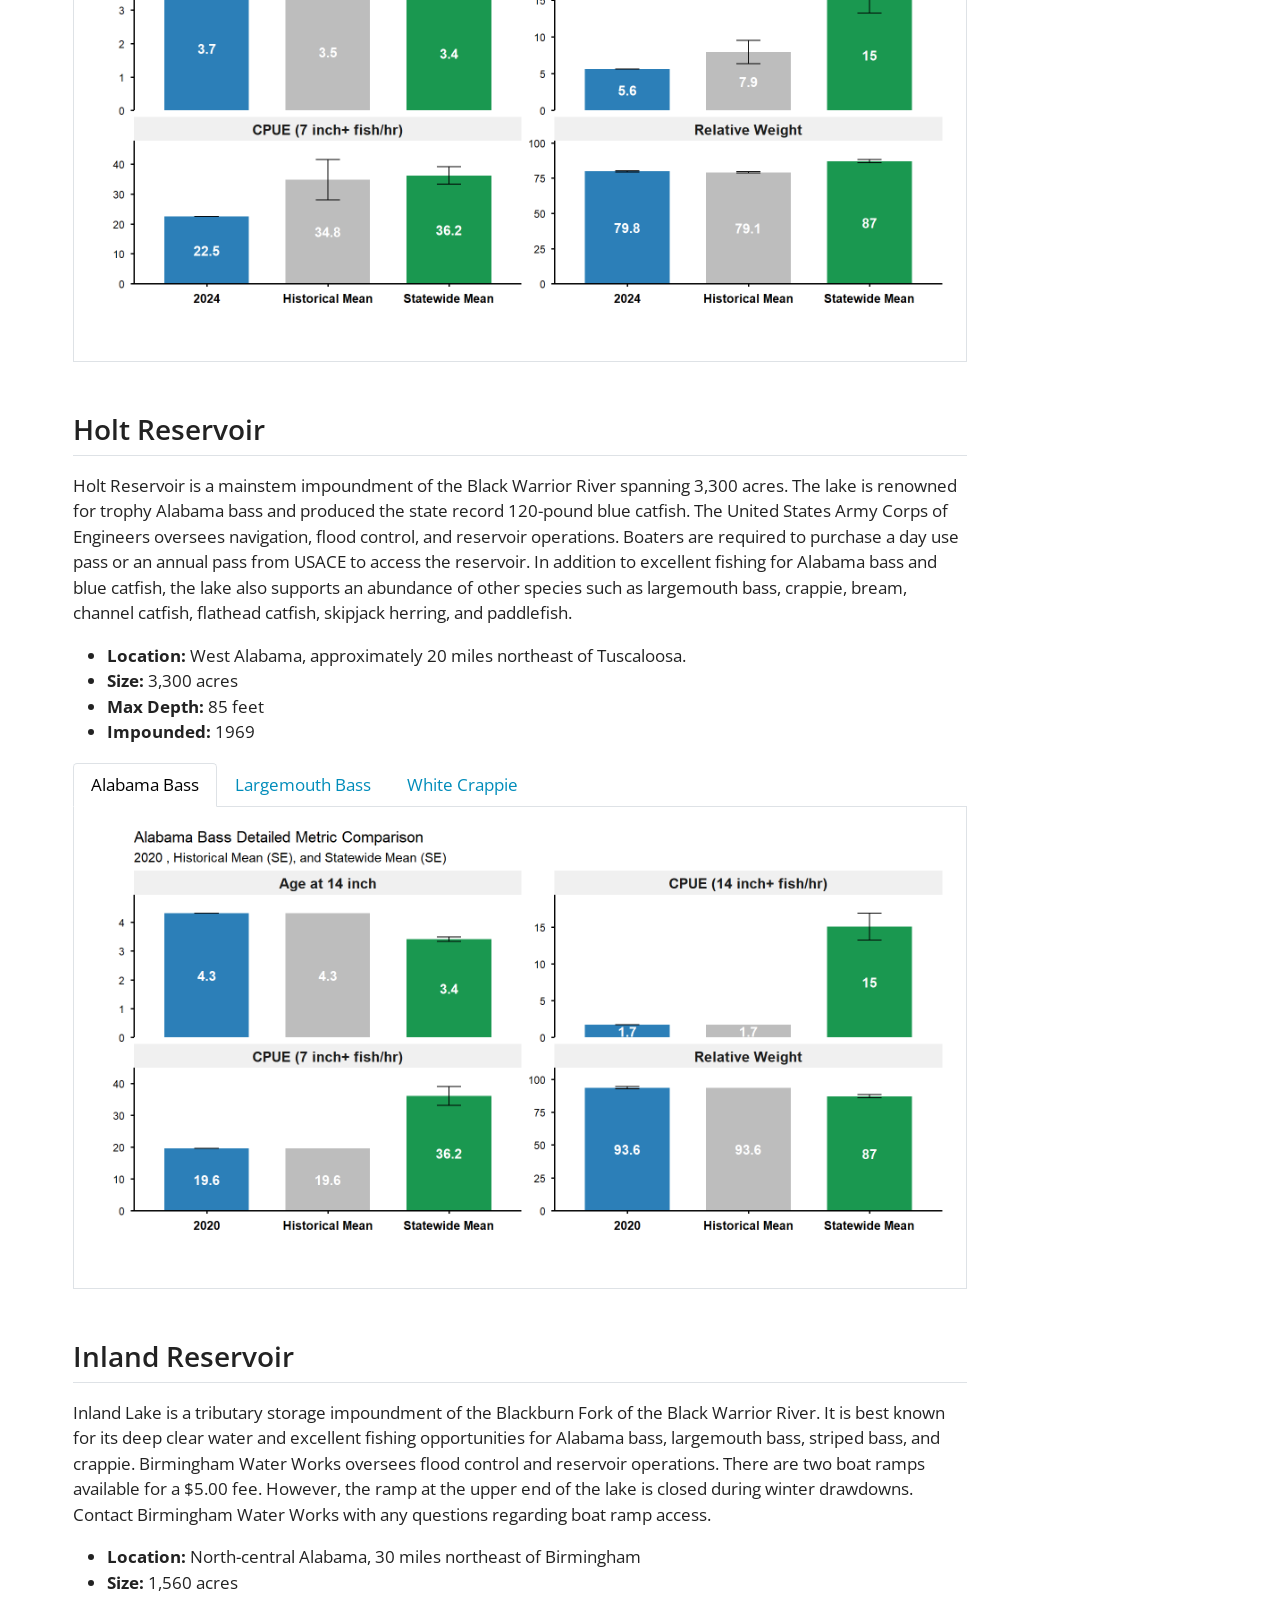
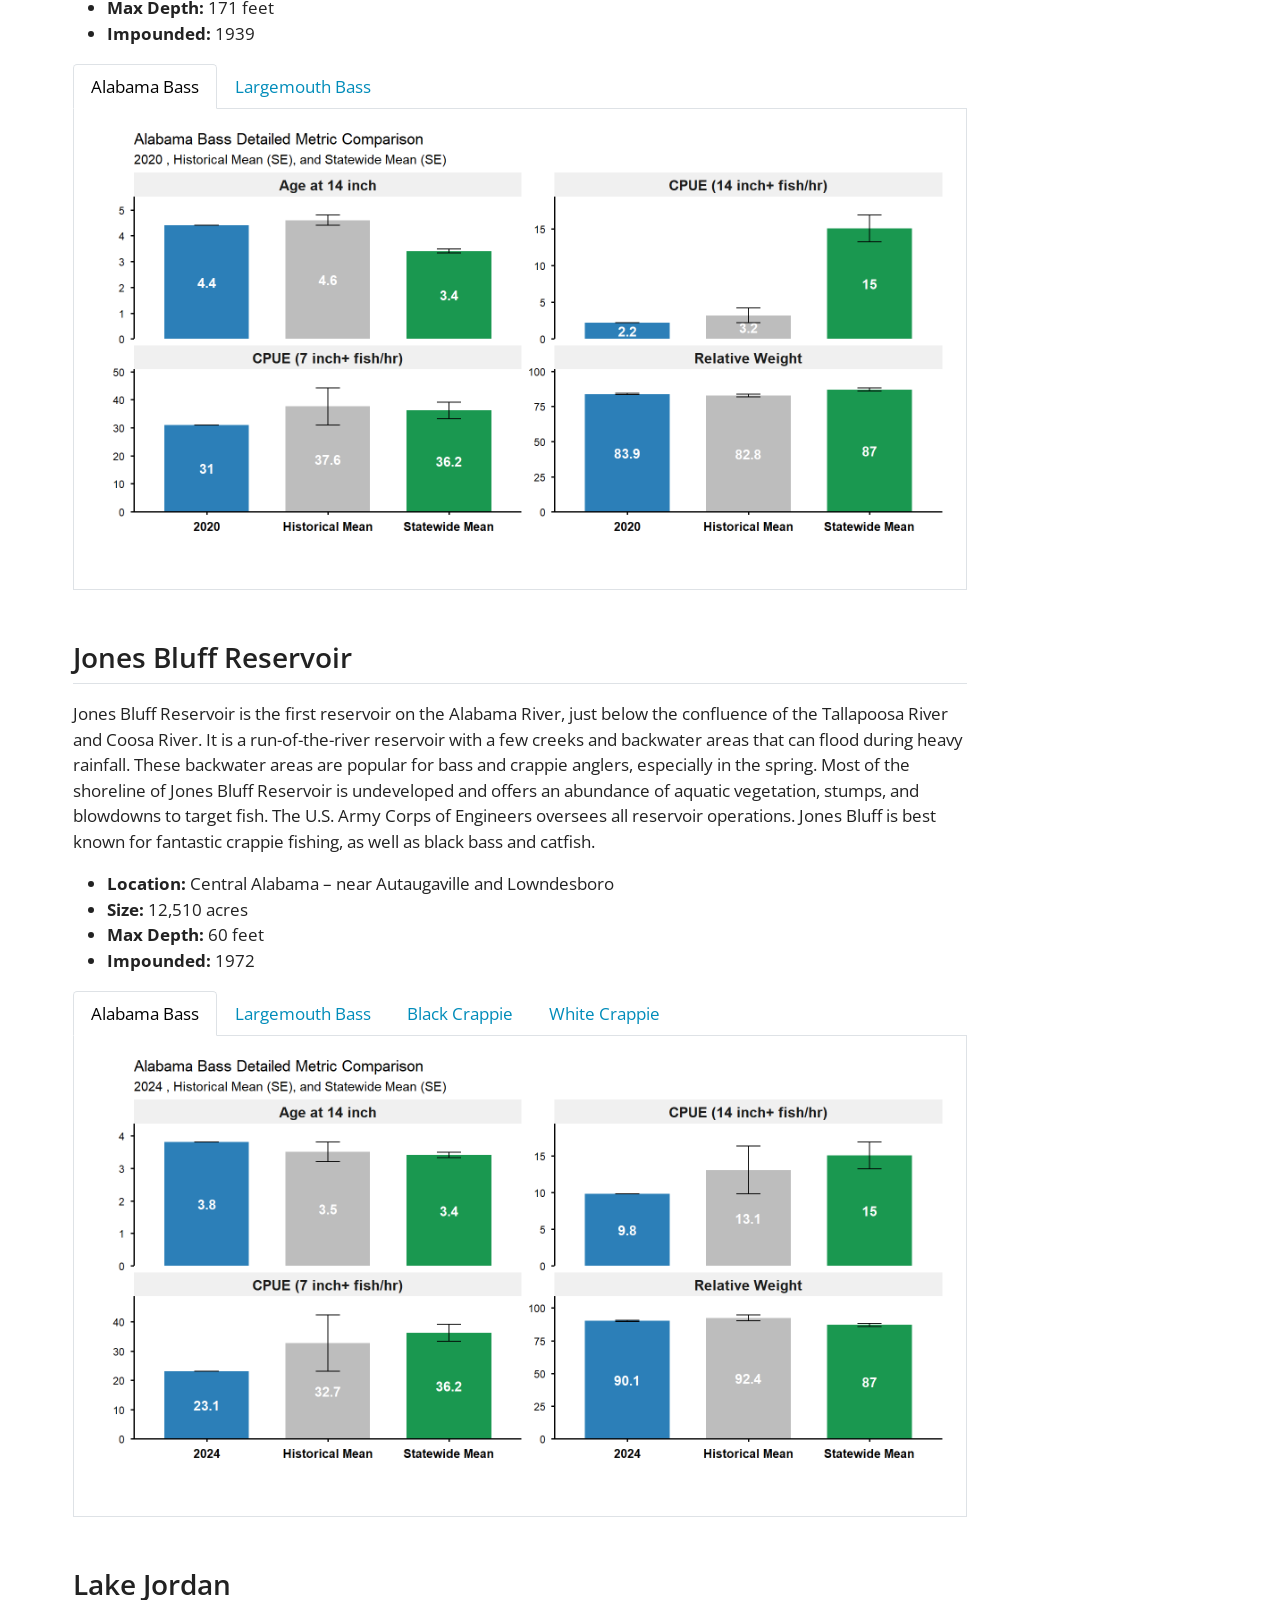
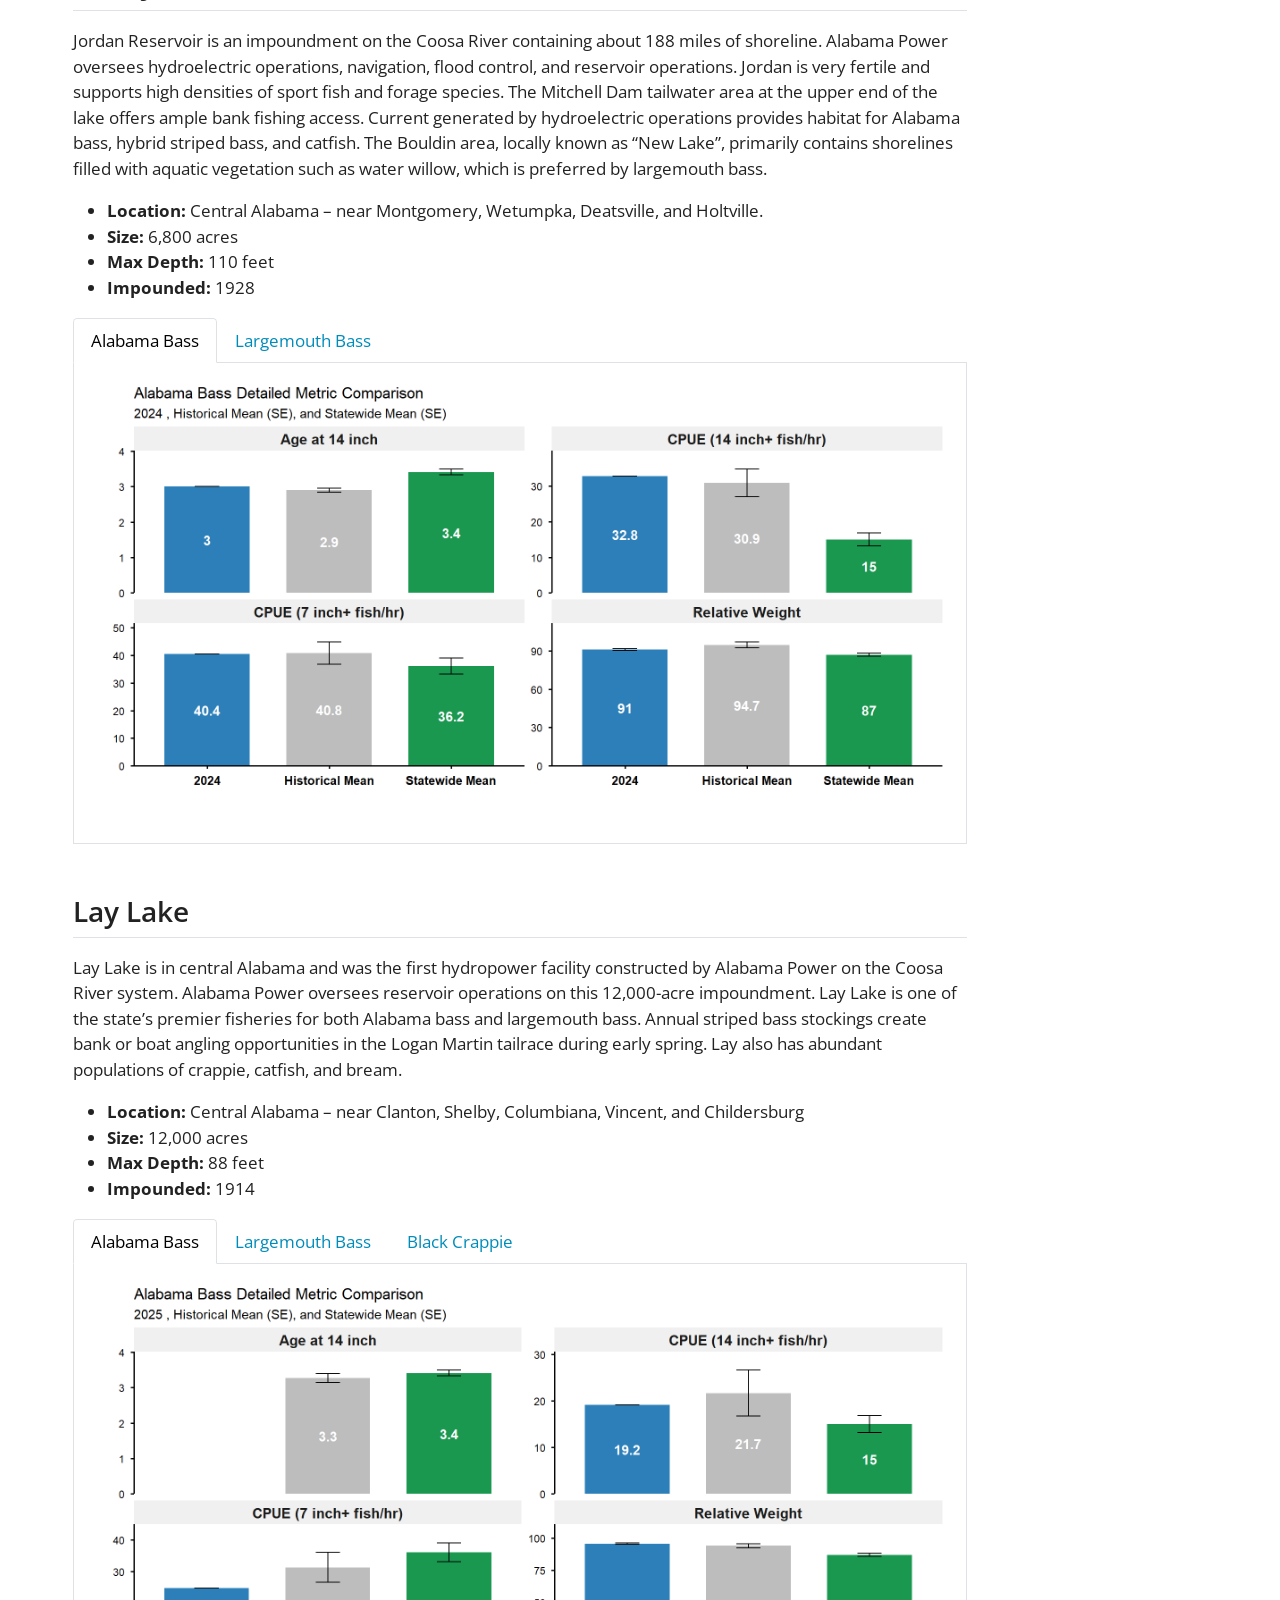
<file: projects/RR.html>
<!DOCTYPE html>
<html xmlns="http://www.w3.org/1999/xhtml" lang="en" xml:lang="en"><head>

<meta charset="utf-8">
<meta name="generator" content="quarto-1.7.32">

<meta name="viewport" content="width=device-width, initial-scale=1.0, user-scalable=yes">


<title>Introduction – ADCNR, Freshwater Fisheries Division</title>
<style>
code{white-space: pre-wrap;}
span.smallcaps{font-variant: small-caps;}
div.columns{display: flex; gap: min(4vw, 1.5em);}
div.column{flex: auto; overflow-x: auto;}
div.hanging-indent{margin-left: 1.5em; text-indent: -1.5em;}
ul.task-list{list-style: none;}
ul.task-list li input[type="checkbox"] {
  width: 0.8em;
  margin: 0 0.8em 0.2em -1em; /* quarto-specific, see https://github.com/quarto-dev/quarto-cli/issues/4556 */ 
  vertical-align: middle;
}
</style>


<script src="../site_libs/quarto-nav/quarto-nav.js"></script>
<script src="../site_libs/quarto-nav/headroom.min.js"></script>
<script src="../site_libs/clipboard/clipboard.min.js"></script>
<script src="../site_libs/quarto-search/autocomplete.umd.js"></script>
<script src="../site_libs/quarto-search/fuse.min.js"></script>
<script src="../site_libs/quarto-search/quarto-search.js"></script>
<meta name="quarto:offset" content="../">
<script src="../site_libs/quarto-html/quarto.js" type="module"></script>
<script src="../site_libs/quarto-html/tabsets/tabsets.js" type="module"></script>
<script src="../site_libs/quarto-html/popper.min.js"></script>
<script src="../site_libs/quarto-html/tippy.umd.min.js"></script>
<script src="../site_libs/quarto-html/anchor.min.js"></script>
<link href="../site_libs/quarto-html/tippy.css" rel="stylesheet">
<link href="../site_libs/quarto-html/quarto-syntax-highlighting-37eea08aefeeee20ff55810ff984fec1.css" rel="stylesheet" id="quarto-text-highlighting-styles">
<script src="../site_libs/bootstrap/bootstrap.min.js"></script>
<link href="../site_libs/bootstrap/bootstrap-icons.css" rel="stylesheet">
<link href="../site_libs/bootstrap/bootstrap-2ae7dbb6a8a91d2d75a298d77e53d9d4.min.css" rel="stylesheet" append-hash="true" id="quarto-bootstrap" data-mode="light">
<script id="quarto-search-options" type="application/json">{
  "location": "navbar",
  "copy-button": false,
  "collapse-after": 3,
  "panel-placement": "end",
  "type": "overlay",
  "limit": 50,
  "keyboard-shortcut": [
    "f",
    "/",
    "s"
  ],
  "show-item-context": false,
  "language": {
    "search-no-results-text": "No results",
    "search-matching-documents-text": "matching documents",
    "search-copy-link-title": "Copy link to search",
    "search-hide-matches-text": "Hide additional matches",
    "search-more-match-text": "more match in this document",
    "search-more-matches-text": "more matches in this document",
    "search-clear-button-title": "Clear",
    "search-text-placeholder": "",
    "search-detached-cancel-button-title": "Cancel",
    "search-submit-button-title": "Submit",
    "search-label": "Search"
  }
}</script>


<link rel="stylesheet" href="../styles.css">
</head>

<body class="nav-fixed quarto-light">

<div id="quarto-search-results"></div>
  <header id="quarto-header" class="headroom fixed-top">
    <nav class="navbar navbar-expand-lg " data-bs-theme="dark">
      <div class="navbar-container container-fluid">
      <div class="navbar-brand-container mx-auto">
    <a class="navbar-brand" href="../index.html">
    <span class="navbar-title">ADCNR, Freshwater Fisheries Division</span>
    </a>
  </div>
            <div id="quarto-search" class="" title="Search"></div>
          <button class="navbar-toggler" type="button" data-bs-toggle="collapse" data-bs-target="#navbarCollapse" aria-controls="navbarCollapse" role="menu" aria-expanded="false" aria-label="Toggle navigation" onclick="if (window.quartoToggleHeadroom) { window.quartoToggleHeadroom(); }">
  <span class="navbar-toggler-icon"></span>
</button>
          <div class="collapse navbar-collapse" id="navbarCollapse">
            <ul class="navbar-nav navbar-nav-scroll me-auto">
  <li class="nav-item">
    <a class="nav-link" href="../index.html"> 
<span class="menu-text">Home</span></a>
  </li>  
  <li class="nav-item">
    <a class="nav-link active" href="../projects/RR.html" aria-current="page"> 
<span class="menu-text">Rivers and Reservoirs</span></a>
  </li>  
  <li class="nav-item">
    <a class="nav-link" href="../SL.html"> 
<span class="menu-text">Resource Rankings</span></a>
  </li>  
</ul>
          </div> <!-- /navcollapse -->
            <div class="quarto-navbar-tools">
</div>
      </div> <!-- /container-fluid -->
    </nav>
</header>
<!-- content -->
<div id="quarto-content" class="quarto-container page-columns page-rows-contents page-layout-full page-navbar">
<!-- sidebar -->
<!-- margin-sidebar -->
    <div id="quarto-margin-sidebar" class="sidebar margin-sidebar">
        <nav id="TOC" role="doc-toc" class="toc-active">
    <h2 id="toc-title">On this page</h2>
   
  <ul>
  <li><a href="#aliceville-reservoir" id="toc-aliceville-reservoir" class="nav-link active" data-scroll-target="#aliceville-reservoir">Aliceville Reservoir</a></li>
  <li><a href="#bankhead-reservoir" id="toc-bankhead-reservoir" class="nav-link" data-scroll-target="#bankhead-reservoir">Bankhead Reservoir</a></li>
  <li><a href="#bear-creek-reservoir" id="toc-bear-creek-reservoir" class="nav-link" data-scroll-target="#bear-creek-reservoir">Bear Creek Reservoir</a></li>
  <li><a href="#cedar-creek-reservoir" id="toc-cedar-creek-reservoir" class="nav-link" data-scroll-target="#cedar-creek-reservoir">Cedar Creek Reservoir</a></li>
  <li><a href="#claiborne-reservoir" id="toc-claiborne-reservoir" class="nav-link" data-scroll-target="#claiborne-reservoir">Claiborne Reservoir</a></li>
  <li><a href="#coffeeville-reservoir" id="toc-coffeeville-reservoir" class="nav-link" data-scroll-target="#coffeeville-reservoir">Coffeeville Reservoir</a></li>
  <li><a href="#demopolis-reservoir" id="toc-demopolis-reservoir" class="nav-link" data-scroll-target="#demopolis-reservoir">Demopolis Reservoir</a></li>
  <li><a href="#lake-eufaula" id="toc-lake-eufaula" class="nav-link" data-scroll-target="#lake-eufaula">Lake Eufaula</a></li>
  <li><a href="#gainesville-reservoir" id="toc-gainesville-reservoir" class="nav-link" data-scroll-target="#gainesville-reservoir">Gainesville Reservoir</a></li>
  <li><a href="#gantt-lake" id="toc-gantt-lake" class="nav-link" data-scroll-target="#gantt-lake">Gantt Lake</a></li>
  <li><a href="#lake-guntersville" id="toc-lake-guntersville" class="nav-link" data-scroll-target="#lake-guntersville">Lake Guntersville</a></li>
  <li><a href="#harris-reservoir" id="toc-harris-reservoir" class="nav-link" data-scroll-target="#harris-reservoir">Harris Reservoir</a></li>
  <li><a href="#holt-reservoir" id="toc-holt-reservoir" class="nav-link" data-scroll-target="#holt-reservoir">Holt Reservoir</a></li>
  <li><a href="#inland-reservoir" id="toc-inland-reservoir" class="nav-link" data-scroll-target="#inland-reservoir">Inland Reservoir</a></li>
  <li><a href="#jones-bluff-reservoir" id="toc-jones-bluff-reservoir" class="nav-link" data-scroll-target="#jones-bluff-reservoir">Jones Bluff Reservoir</a></li>
  <li><a href="#lake-jordan" id="toc-lake-jordan" class="nav-link" data-scroll-target="#lake-jordan">Lake Jordan</a></li>
  <li><a href="#lay-lake" id="toc-lay-lake" class="nav-link" data-scroll-target="#lay-lake">Lay Lake</a></li>
  <li><a href="#little-bear-creek-reservoir" id="toc-little-bear-creek-reservoir" class="nav-link" data-scroll-target="#little-bear-creek-reservoir">Little Bear Creek Reservoir</a></li>
  <li><a href="#logan-martin-lake" id="toc-logan-martin-lake" class="nav-link" data-scroll-target="#logan-martin-lake">Logan Martin Lake</a></li>
  <li><a href="#lake-martin" id="toc-lake-martin" class="nav-link" data-scroll-target="#lake-martin">Lake Martin</a></li>
  <li><a href="#millers-ferry" id="toc-millers-ferry" class="nav-link" data-scroll-target="#millers-ferry">Millers Ferry</a></li>
  <li><a href="#lake-mitchell" id="toc-lake-mitchell" class="nav-link" data-scroll-target="#lake-mitchell">Lake Mitchell</a></li>
  <li><a href="#mobile-tensaw-river-delta" id="toc-mobile-tensaw-river-delta" class="nav-link" data-scroll-target="#mobile-tensaw-river-delta">Mobile-Tensaw River Delta</a></li>
  <li><a href="#neely-henry-reservoir" id="toc-neely-henry-reservoir" class="nav-link" data-scroll-target="#neely-henry-reservoir">Neely Henry Reservoir</a></li>
  <li><a href="#pickwick-reservoir" id="toc-pickwick-reservoir" class="nav-link" data-scroll-target="#pickwick-reservoir">Pickwick Reservoir</a></li>
  <li><a href="#point-a-reservoir" id="toc-point-a-reservoir" class="nav-link" data-scroll-target="#point-a-reservoir">Point A Reservoir</a></li>
  <li><a href="#smith-lake" id="toc-smith-lake" class="nav-link" data-scroll-target="#smith-lake">Smith Lake</a></li>
  <li><a href="#thurlow-reservoir" id="toc-thurlow-reservoir" class="nav-link" data-scroll-target="#thurlow-reservoir">Thurlow Reservoir</a></li>
  <li><a href="#lake-tuscaloosa" id="toc-lake-tuscaloosa" class="nav-link" data-scroll-target="#lake-tuscaloosa">Lake Tuscaloosa</a></li>
  <li><a href="#upper-bear-creek-reservoir" id="toc-upper-bear-creek-reservoir" class="nav-link" data-scroll-target="#upper-bear-creek-reservoir">Upper Bear Creek Reservoir</a></li>
  <li><a href="#warrior-reservoir" id="toc-warrior-reservoir" class="nav-link" data-scroll-target="#warrior-reservoir">Warrior Reservoir</a></li>
  <li><a href="#weiss-lake" id="toc-weiss-lake" class="nav-link" data-scroll-target="#weiss-lake">Weiss Lake</a></li>
  <li><a href="#wheeler-reservoir" id="toc-wheeler-reservoir" class="nav-link" data-scroll-target="#wheeler-reservoir">Wheeler Reservoir</a></li>
  <li><a href="#wilson-reservoir" id="toc-wilson-reservoir" class="nav-link" data-scroll-target="#wilson-reservoir">Wilson Reservoir</a></li>
  <li><a href="#yates-lake" id="toc-yates-lake" class="nav-link" data-scroll-target="#yates-lake">Yates Lake</a></li>
  </ul>
</nav>
    </div>
<!-- main -->
<main class="content page-columns page-full column-page-left" id="quarto-document-content">

<header id="title-block-header" class="quarto-title-block default">
<div class="quarto-title">
<h1 class="title">Introduction</h1>
</div>



<div class="quarto-title-meta column-page-left">

    
  
    
  </div>
  


</header>


<p>The information below highlights some of the surveys and key metrics used by Alabama Department of Conservation and Natural Resources (ADCNR) Freshwater Fisheries biologists to monitor fish populations and guide management decisions. These measurements help biologists evaluate fish abundance, growth, size structure, and overall health. Brief explanations of several commonly used metrics are provided below. For additional information, please contact your local district biologist.</p>
<p><strong>Catch-per-unit-effort (CPUE)</strong> measures the number of fish caught for a given amount of sampling effort, such as fish collected per hour of electrofishing. CPUE helps biologists track changes in relative abundance over time and determine whether fish populations are increasing, decreasing, or remaining stable.</p>
<p><strong>Relative Weight (Wr)</strong> compares a fish’s weight to the expected weight for a fish of the same length. This metric provides an indication of body condition and fish with higher relative weights are generally considered healthier. Fish with relative weights around 100 are considered to excellent condition, but can exceed 100.</p>
<p><strong>Age at Length (TTR)</strong> estimates the average amount of time required for a fish to grow to a specific size. This information helps biologists assess growth rates and evaluate the quality of a fishery.</p>
<p>Together, these metrics provide valuable insight into fish population health, growth, and the overall quality of Alabama’s fisheries.</p>
<p>*Empty figures indicate a lack of data or insufficient data to produce the figure.</p>
<p>*Fishery data exists for resources not listed here. Please contact district staff for more information (see link below).</p>
<p><strong>Boat Ramps and Access:</strong> <a href="https://www.outdooralabama.com/freshwater-boating-access">Outdoor Alabama Freshwater Boating Access</a></p>
<p><strong>District Contact Information:</strong> <a href="https://www.outdooralabama.com/freshwater-fishing/fisheries-section-technical-staff">ADCNR Wildlife and Freshwater Fisheries District Contact Information</a></p>
<hr>
<section id="aliceville-reservoir" class="level2 page-columns page-full">
<h2 class="anchored" data-anchor-id="aliceville-reservoir">Aliceville Reservoir</h2>
<p>Aliceville Reservoir is an impoundment of the Tombigbee River and is operated by the United States Army Corps of Engineers. Operations provide anglers boating access, bank fishing access, and invasive plant management. Boaters are required to purchase a day use pass or an annual pass from USACE to access the reservoir. The lake supports abundant populations of largemouth bass, crappie, and catfish.</p>
<ul>
<li><strong>Location:</strong> West Alabama, 12 miles northwest of the city of Aliceville in Pickens County</li>
<li><strong>Size:</strong> 8,300 acres</li>
<li><strong>Max Depth:</strong> 42 feet</li>
<li><strong>Impounded:</strong> 1980</li>
</ul>
<div class="column-screen-inset-right">
<div class="tabset-margin-container"></div><div class="panel-tabset">
<ul class="nav nav-tabs" role="tablist"><li class="nav-item" role="presentation"><a class="nav-link active" id="tabset-1-1-tab" data-bs-toggle="tab" data-bs-target="#tabset-1-1" role="tab" aria-controls="tabset-1-1" aria-selected="true">Largemouth Bass</a></li><li class="nav-item" role="presentation"><a class="nav-link" id="tabset-1-2-tab" data-bs-toggle="tab" data-bs-target="#tabset-1-2" role="tab" aria-controls="tabset-1-2" aria-selected="false">Black Crappie</a></li><li class="nav-item" role="presentation"><a class="nav-link" id="tabset-1-3-tab" data-bs-toggle="tab" data-bs-target="#tabset-1-3" role="tab" aria-controls="tabset-1-3" aria-selected="false">White Crappie</a></li></ul>
<div class="tab-content">
<div id="tabset-1-1" class="tab-pane active" role="tabpanel" aria-labelledby="tabset-1-1-tab">
<div class="cell">
<p><img src="RR_files/figure-html/Aliceville-summary-1.png" class="img-fluid" style="width:100.0%"></p>
</div>
</div>
<div id="tabset-1-2" class="tab-pane" role="tabpanel" aria-labelledby="tabset-1-2-tab">
<div class="cell">
<div class="cell-output-display">
<div>
<figure class="figure">
<p><img src="RR_files/figure-html/Aliceville-bcp-summary-1.png" class="img-fluid figure-img" style="width:100.0%"></p>
</figure>
</div>
</div>
</div>
</div>
<div id="tabset-1-3" class="tab-pane" role="tabpanel" aria-labelledby="tabset-1-3-tab">
<div class="cell">
<div class="cell-output-display">
<div>
<figure class="figure">
<p><img src="RR_files/figure-html/Aliceville-wcp-summary-1.png" class="img-fluid figure-img" style="width:100.0%"></p>
</figure>
</div>
</div>
</div>
</div>
</div>
</div>
</div>
</section>
<section id="bankhead-reservoir" class="level2 page-columns page-full">
<h2 class="anchored" data-anchor-id="bankhead-reservoir">Bankhead Reservoir</h2>
<p>Bankhead Dam impounds the three main forks of the Black Warrior River, creating a 9,200-acre reservoir with 172 miles of boatable tributaries and backwaters for anglers to explore. The lake supports a trophy striped bass fishery and abundant populations of largemouth bass, Alabama bass, crappie, sunfish, and catfish. Access to the reservoir is mostly by private pay launches. However, ADCNR provides three boating access areas to the upper Mulberry Fork.</p>
<ul>
<li><strong>Location:</strong> West-central Alabama, between Jasper and Tuscaloosa</li>
<li><strong>Size:</strong> 9,200 acres</li>
<li><strong>Max Depth:</strong> 74 feet</li>
<li><strong>Impounded:</strong> 1915</li>
</ul>
<div class="column-screen-inset-right">
<div class="tabset-margin-container"></div><div class="panel-tabset">
<ul class="nav nav-tabs" role="tablist"><li class="nav-item" role="presentation"><a class="nav-link active" id="tabset-2-1-tab" data-bs-toggle="tab" data-bs-target="#tabset-2-1" role="tab" aria-controls="tabset-2-1" aria-selected="true">Alabama Bass</a></li><li class="nav-item" role="presentation"><a class="nav-link" id="tabset-2-2-tab" data-bs-toggle="tab" data-bs-target="#tabset-2-2" role="tab" aria-controls="tabset-2-2" aria-selected="false">Largemouth Bass</a></li><li class="nav-item" role="presentation"><a class="nav-link" id="tabset-2-3-tab" data-bs-toggle="tab" data-bs-target="#tabset-2-3" role="tab" aria-controls="tabset-2-3" aria-selected="false">Black Crappie</a></li><li class="nav-item" role="presentation"><a class="nav-link" id="tabset-2-4-tab" data-bs-toggle="tab" data-bs-target="#tabset-2-4" role="tab" aria-controls="tabset-2-4" aria-selected="false">White Crappie</a></li></ul>
<div class="tab-content">
<div id="tabset-2-1" class="tab-pane active" role="tabpanel" aria-labelledby="tabset-2-1-tab">
<div class="cell">
<p><img src="RR_files/figure-html/Bankhead-Alabama-bass-summary-1.png" class="img-fluid" style="width:100.0%"></p>
</div>
</div>
<div id="tabset-2-2" class="tab-pane" role="tabpanel" aria-labelledby="tabset-2-2-tab">
<div class="cell">
<p><img src="RR_files/figure-html/Bankhead-largemouth-bass-summary-1.png" class="img-fluid" style="width:100.0%"></p>
</div>
</div>
<div id="tabset-2-3" class="tab-pane" role="tabpanel" aria-labelledby="tabset-2-3-tab">
<div class="cell">
<p><img src="RR_files/figure-html/Bankhead-Black-Crappie-summary-1.png" class="img-fluid" style="width:100.0%"></p>
</div>
</div>
<div id="tabset-2-4" class="tab-pane" role="tabpanel" aria-labelledby="tabset-2-4-tab">
<div class="cell">
<p><img src="RR_files/figure-html/Bankhead-White-Crappie-summary-1.png" class="img-fluid" style="width:100.0%"></p>
</div>
</div>
</div>
</div>
</div>
</section>
<section id="bear-creek-reservoir" class="level2 page-columns page-full">
<h2 class="anchored" data-anchor-id="bear-creek-reservoir">Bear Creek Reservoir</h2>
<p>Bear Creek Reservoir (aka Big Bear) is one of four lakes constructed by the Tennessee Valley Authority (TVA) as part of the Bear Creek Waterway Control Project to control floodwater. A user’s permit is required for those between the ages of 16 and 65. The lake supports abundant gamefish such as largemouth bass, spotted bass, white crappie, and bream.</p>
<ul>
<li><strong>Location:</strong> Northwest Alabama, about 15 miles west-southwest of Russellville</li>
<li><strong>Size:</strong> 670 acres</li>
<li><strong>Max Depth:</strong> 74 feet</li>
<li><strong>Impounded:</strong> 1969</li>
</ul>
<div class="column-screen-inset-right">
<div class="tabset-margin-container"></div><div class="panel-tabset">
<ul class="nav nav-tabs" role="tablist"><li class="nav-item" role="presentation"><a class="nav-link active" id="tabset-3-1-tab" data-bs-toggle="tab" data-bs-target="#tabset-3-1" role="tab" aria-controls="tabset-3-1" aria-selected="true">Largemouth Bass</a></li><li class="nav-item" role="presentation"><a class="nav-link" id="tabset-3-2-tab" data-bs-toggle="tab" data-bs-target="#tabset-3-2" role="tab" aria-controls="tabset-3-2" aria-selected="false">Spotted Bass</a></li><li class="nav-item" role="presentation"><a class="nav-link" id="tabset-3-3-tab" data-bs-toggle="tab" data-bs-target="#tabset-3-3" role="tab" aria-controls="tabset-3-3" aria-selected="false">Black Crappie</a></li><li class="nav-item" role="presentation"><a class="nav-link" id="tabset-3-4-tab" data-bs-toggle="tab" data-bs-target="#tabset-3-4" role="tab" aria-controls="tabset-3-4" aria-selected="false">White Crappie</a></li></ul>
<div class="tab-content">
<div id="tabset-3-1" class="tab-pane active" role="tabpanel" aria-labelledby="tabset-3-1-tab">
<div class="cell">
<p><img src="RR_files/figure-html/Bear Creek-largemouth-bass-summary-1.png" class="img-fluid" style="width:100.0%"></p>
</div>
</div>
<div id="tabset-3-2" class="tab-pane" role="tabpanel" aria-labelledby="tabset-3-2-tab">
<div class="cell">
<p><img src="RR_files/figure-html/Bear Creek-spotted-bass-summary-1.png" class="img-fluid" style="width:100.0%"></p>
</div>
</div>
<div id="tabset-3-3" class="tab-pane" role="tabpanel" aria-labelledby="tabset-3-3-tab">
<div class="cell">
<p><img src="RR_files/figure-html/Bear Creek-Black-Crappie-summary-1.png" class="img-fluid" style="width:100.0%"></p>
</div>
</div>
<div id="tabset-3-4" class="tab-pane" role="tabpanel" aria-labelledby="tabset-3-4-tab">
<div class="cell">
<p><img src="RR_files/figure-html/Bear Creek-White-Crappie-summary-1.png" class="img-fluid" style="width:100.0%"></p>
</div>
</div>
</div>
</div>
</div>
</section>
<section id="cedar-creek-reservoir" class="level2 page-columns page-full">
<h2 class="anchored" data-anchor-id="cedar-creek-reservoir">Cedar Creek Reservoir</h2>
<p>Cedar Creek Reservoir is one of four lakes constructed by the Tennessee Valley Authority (TVA) as part of the Bear Creek Waterway Control Project to control floodwater. A user’s permit is required for those between the ages of 16 and 65. The lake supports abundant gamefish such as largemouth bass, spotted bass, crappie, bream, and catfish.</p>
<ul>
<li><strong>Location:</strong> Northwest Alabama, about 12 miles west of Russellville</li>
<li><strong>Size:</strong> 4,200 acres</li>
<li><strong>Max Depth:</strong> 80 feet</li>
<li><strong>Impounded:</strong> 1979</li>
</ul>
<div class="column-screen-inset-right">
<div class="tabset-margin-container"></div><div class="panel-tabset">
<ul class="nav nav-tabs" role="tablist"><li class="nav-item" role="presentation"><a class="nav-link active" id="tabset-4-1-tab" data-bs-toggle="tab" data-bs-target="#tabset-4-1" role="tab" aria-controls="tabset-4-1" aria-selected="true">Largemouth Bass</a></li><li class="nav-item" role="presentation"><a class="nav-link" id="tabset-4-2-tab" data-bs-toggle="tab" data-bs-target="#tabset-4-2" role="tab" aria-controls="tabset-4-2" aria-selected="false">Spotted Bass</a></li><li class="nav-item" role="presentation"><a class="nav-link" id="tabset-4-3-tab" data-bs-toggle="tab" data-bs-target="#tabset-4-3" role="tab" aria-controls="tabset-4-3" aria-selected="false">White Crappie</a></li></ul>
<div class="tab-content">
<div id="tabset-4-1" class="tab-pane active" role="tabpanel" aria-labelledby="tabset-4-1-tab">
<div class="cell">
<p><img src="RR_files/figure-html/Cedar Creek-largemouth-bass-summary-1.png" class="img-fluid" style="width:100.0%"></p>
</div>
</div>
<div id="tabset-4-2" class="tab-pane" role="tabpanel" aria-labelledby="tabset-4-2-tab">
<div class="cell">
<p><img src="RR_files/figure-html/Cedar Creek-spotted-bass-summary-1.png" class="img-fluid" style="width:100.0%"></p>
</div>
</div>
<div id="tabset-4-3" class="tab-pane" role="tabpanel" aria-labelledby="tabset-4-3-tab">
<div class="cell">
<p><img src="RR_files/figure-html/Cedar Creek-White-Crappie-summary-1.png" class="img-fluid" style="width:100.0%"></p>
</div>
</div>
</div>
</div>
</div>
</section>
<section id="claiborne-reservoir" class="level2 page-columns page-full">
<h2 class="anchored" data-anchor-id="claiborne-reservoir">Claiborne Reservoir</h2>
<p>Claiborne Reservoir is a 5,930-acres river-run reservoir that extends 60.5 miles through Wilcox, Clarke, and Monroe counties in southwest Alabama. It was the last impoundment constructed on the Alabama River by the U.S. Army Corps of Engineers in 1970. Claiborne provides excellent fishing for largemouth bass, crappie, and catfish. It is operated and regulated by the U.S. Army Corps of Engineers for navigation; however, the lock does not operate on a fixed schedule, but the Corps can be contacted to schedule an appointment for lockage.</p>
<ul>
<li><strong>Location:</strong> Southwest Alabama; Wilcox, Clarke, and Monroe counties</li>
<li><strong>Size:</strong> 5,930 acres</li>
<li><strong>Max Depth:</strong> 40 feet</li>
<li><strong>Impounded:</strong> 1970</li>
</ul>
<div class="column-screen-inset-right">
<div class="tabset-margin-container"></div><div class="panel-tabset">
<ul class="nav nav-tabs" role="tablist"><li class="nav-item" role="presentation"><a class="nav-link active" id="tabset-5-1-tab" data-bs-toggle="tab" data-bs-target="#tabset-5-1" role="tab" aria-controls="tabset-5-1" aria-selected="true">Largemouth Bass</a></li><li class="nav-item" role="presentation"><a class="nav-link" id="tabset-5-2-tab" data-bs-toggle="tab" data-bs-target="#tabset-5-2" role="tab" aria-controls="tabset-5-2" aria-selected="false">Black Crappie</a></li><li class="nav-item" role="presentation"><a class="nav-link" id="tabset-5-3-tab" data-bs-toggle="tab" data-bs-target="#tabset-5-3" role="tab" aria-controls="tabset-5-3" aria-selected="false">White Crappie</a></li></ul>
<div class="tab-content">
<div id="tabset-5-1" class="tab-pane active" role="tabpanel" aria-labelledby="tabset-5-1-tab">
<div class="cell">
<p><img src="RR_files/figure-html/Claiborne-largemouth-bass-summary-1.png" class="img-fluid" style="width:100.0%"></p>
</div>
</div>
<div id="tabset-5-2" class="tab-pane" role="tabpanel" aria-labelledby="tabset-5-2-tab">
<div class="cell">
<p><img src="RR_files/figure-html/Claiborne-Black-Crappie-summary-1.png" class="img-fluid" style="width:100.0%"></p>
</div>
</div>
<div id="tabset-5-3" class="tab-pane" role="tabpanel" aria-labelledby="tabset-5-3-tab">
<div class="cell">
<p><img src="RR_files/figure-html/Claiborne-White-Crappie-summary-1.png" class="img-fluid" style="width:100.0%"></p>
</div>
</div>
</div>
</div>
</div>
</section>
<section id="coffeeville-reservoir" class="level2 page-columns page-full">
<h2 class="anchored" data-anchor-id="coffeeville-reservoir">Coffeeville Reservoir</h2>
<p>Coffeeville Reservoir, a run-of-the-river impoundment on the Tombigbee River in southwest Alabama, extends approximately 97 river miles from Coffeeville Lock and Dam upstream to Demopolis Lock and Dam. Operated by the U.S. Army Corps of Engineers, the reservoir functions primarily as a navigation corridor while maintaining riverine characteristics and seasonal flow variability. This system supports a diverse assemblage of aquatic habitats, including main-channel, backwater, and floodplain environments. As a result, Coffeeville Reservoir sustains productive fisheries for largemouth bass, crappie, bream, and catfish.</p>
<ul>
<li><strong>Location:</strong> Southwest Alabama, between Coffeeville and Demopolis Lock and Dam</li>
<li><strong>Size:</strong> 8,500 acres</li>
<li><strong>Max Depth:</strong> 40 feet</li>
<li><strong>Impounded:</strong> 1960 (Old Lock One dates back to 1915)</li>
</ul>
<div class="column-screen-inset-right">
<div class="tabset-margin-container"></div><div class="panel-tabset">
<ul class="nav nav-tabs" role="tablist"><li class="nav-item" role="presentation"><a class="nav-link active" id="tabset-6-1-tab" data-bs-toggle="tab" data-bs-target="#tabset-6-1" role="tab" aria-controls="tabset-6-1" aria-selected="true">Largemouth Bass</a></li><li class="nav-item" role="presentation"><a class="nav-link" id="tabset-6-2-tab" data-bs-toggle="tab" data-bs-target="#tabset-6-2" role="tab" aria-controls="tabset-6-2" aria-selected="false">Black Crappie</a></li><li class="nav-item" role="presentation"><a class="nav-link" id="tabset-6-3-tab" data-bs-toggle="tab" data-bs-target="#tabset-6-3" role="tab" aria-controls="tabset-6-3" aria-selected="false">White Crappie</a></li></ul>
<div class="tab-content">
<div id="tabset-6-1" class="tab-pane active" role="tabpanel" aria-labelledby="tabset-6-1-tab">
<div class="cell">
<p><img src="RR_files/figure-html/Coffeeville-largemouth-bass-summary-1.png" class="img-fluid" style="width:100.0%"></p>
</div>
</div>
<div id="tabset-6-2" class="tab-pane" role="tabpanel" aria-labelledby="tabset-6-2-tab">
<div class="cell">
<p><img src="RR_files/figure-html/Coffeeville-Black-Crappie-summary-1.png" class="img-fluid" style="width:100.0%"></p>
</div>
</div>
<div id="tabset-6-3" class="tab-pane" role="tabpanel" aria-labelledby="tabset-6-3-tab">
<div class="cell">
<p><img src="RR_files/figure-html/Coffeeville-White-Crappie-summary-1.png" class="img-fluid" style="width:100.0%"></p>
</div>
</div>
</div>
</div>
</div>
</section>
<section id="demopolis-reservoir" class="level2 page-columns page-full">
<h2 class="anchored" data-anchor-id="demopolis-reservoir">Demopolis Reservoir</h2>
<p>Demopolis Reservoir is a mainstem impoundment of the Tombigbee River with ample backwater habitat. It is operated by the United States Army Corps of Engineers. Operations provide anglers boating access, bank fishing access, and invasive plant management. Boaters are required to purchase a day use pass or an annual pass from USACE to access the reservoir. The lake supports abundant gamefish populations such as largemouth bass, crappie, bream, and catfish.</p>
<ul>
<li><strong>Location:</strong> Southwest Alabama; 60 miles south of Tuscaloosa</li>
<li><strong>Size:</strong> 10,000 acres</li>
<li><strong>Max Depth:</strong> 56 feet</li>
<li><strong>Impounded:</strong> 1952</li>
</ul>
<div class="column-screen-inset-right">
<div class="tabset-margin-container"></div><div class="panel-tabset">
<ul class="nav nav-tabs" role="tablist"><li class="nav-item" role="presentation"><a class="nav-link active" id="tabset-7-1-tab" data-bs-toggle="tab" data-bs-target="#tabset-7-1" role="tab" aria-controls="tabset-7-1" aria-selected="true">Largemouth Bass</a></li><li class="nav-item" role="presentation"><a class="nav-link" id="tabset-7-2-tab" data-bs-toggle="tab" data-bs-target="#tabset-7-2" role="tab" aria-controls="tabset-7-2" aria-selected="false">Black Crappie</a></li><li class="nav-item" role="presentation"><a class="nav-link" id="tabset-7-3-tab" data-bs-toggle="tab" data-bs-target="#tabset-7-3" role="tab" aria-controls="tabset-7-3" aria-selected="false">White Crappie</a></li></ul>
<div class="tab-content">
<div id="tabset-7-1" class="tab-pane active" role="tabpanel" aria-labelledby="tabset-7-1-tab">
<div class="cell">
<p><img src="RR_files/figure-html/Demopolis-largemouth-bass-summary-1.png" class="img-fluid" style="width:100.0%"></p>
</div>
</div>
<div id="tabset-7-2" class="tab-pane" role="tabpanel" aria-labelledby="tabset-7-2-tab">
<div class="cell">
<p><img src="RR_files/figure-html/Demopolis-Black-Crappie-summary-1.png" class="img-fluid" style="width:100.0%"></p>
</div>
</div>
<div id="tabset-7-3" class="tab-pane" role="tabpanel" aria-labelledby="tabset-7-3-tab">
<div class="cell">
<p><img src="RR_files/figure-html/Demopolis-White-Crappie-summary-1.png" class="img-fluid" style="width:100.0%"></p>
</div>
</div>
</div>
</div>
</div>
</section>
<section id="lake-eufaula" class="level2 page-columns page-full">
<h2 class="anchored" data-anchor-id="lake-eufaula">Lake Eufaula</h2>
<p>Lake Eufaula is an impoundment on the Chattahoochee River in southeast Alabama and is one of the South’s premier bass fishing destinations. The U.S. Army Corps of Engineers oversees hydroelectric operations, navigation, flood control, and reservoir operations, including water-level control to preserve critical aquatic habitats and management of invasive plants. The minimally developed northern section of Lake Eufaula falls within the 11,160-acre Eufaula National Wildlife Refuge. The lake supports abundant gamefish such as largemouth bass, black crappie, bream, and catfish.</p>
<ul>
<li><strong>Location:</strong> Southeast Alabama, along the Georgia border near the town of Eufaula</li>
<li><strong>Size:</strong> 45,200 acres</li>
<li><strong>Max Depth:</strong> 93 feet</li>
<li><strong>Impounded:</strong> 1962</li>
</ul>
<div class="column-screen-inset-right">
<div class="tabset-margin-container"></div><div class="panel-tabset">
<ul class="nav nav-tabs" role="tablist"><li class="nav-item" role="presentation"><a class="nav-link active" id="tabset-8-1-tab" data-bs-toggle="tab" data-bs-target="#tabset-8-1" role="tab" aria-controls="tabset-8-1" aria-selected="true">Largemouth Bass</a></li><li class="nav-item" role="presentation"><a class="nav-link" id="tabset-8-2-tab" data-bs-toggle="tab" data-bs-target="#tabset-8-2" role="tab" aria-controls="tabset-8-2" aria-selected="false">Black Crappie</a></li></ul>
<div class="tab-content">
<div id="tabset-8-1" class="tab-pane active" role="tabpanel" aria-labelledby="tabset-8-1-tab">
<div class="cell">
<p><img src="RR_files/figure-html/Eufaula-largemouth-bass-summary-1.png" class="img-fluid" style="width:100.0%"></p>
</div>
</div>
<div id="tabset-8-2" class="tab-pane" role="tabpanel" aria-labelledby="tabset-8-2-tab">
<div class="cell">
<p><img src="RR_files/figure-html/Eufaula-Black-Crappie-summary-1.png" class="img-fluid" style="width:100.0%"></p>
</div>
</div>
</div>
</div>
</div>
</section>
<section id="gainesville-reservoir" class="level2 page-columns page-full">
<h2 class="anchored" data-anchor-id="gainesville-reservoir">Gainesville Reservoir</h2>
<p>Gainesville Reservoir is an impoundment of the Tombigbee River operated by the United States Army Corps of Engineers (USACE). Operations provide anglers boating access, bank fishing access, and invasive plant management. Boaters are required to purchase a day use pass or an annual pass from USACE to access the reservoir. The lake supports abundant populations of largemouth bass, crappie, and catfish.</p>
<ul>
<li><strong>Location:</strong> West Alabama, 20 miles west of the city of Eutaw in Sumter County<br>
</li>
<li><strong>Size:</strong> 6,400 acres</li>
<li><strong>Max Depth:</strong> 51 feet</li>
<li><strong>Impounded:</strong> 1978</li>
</ul>
<div class="column-screen-inset-right">
<div class="tabset-margin-container"></div><div class="panel-tabset">
<ul class="nav nav-tabs" role="tablist"><li class="nav-item" role="presentation"><a class="nav-link active" id="tabset-9-1-tab" data-bs-toggle="tab" data-bs-target="#tabset-9-1" role="tab" aria-controls="tabset-9-1" aria-selected="true">Black Crappie</a></li><li class="nav-item" role="presentation"><a class="nav-link" id="tabset-9-2-tab" data-bs-toggle="tab" data-bs-target="#tabset-9-2" role="tab" aria-controls="tabset-9-2" aria-selected="false">White Crappie</a></li></ul>
<div class="tab-content">
<div id="tabset-9-1" class="tab-pane active" role="tabpanel" aria-labelledby="tabset-9-1-tab">
<div class="cell">
<p><img src="RR_files/figure-html/Gainesville-Black-Crappie-summary-1.png" class="img-fluid" style="width:100.0%"></p>
</div>
</div>
<div id="tabset-9-2" class="tab-pane" role="tabpanel" aria-labelledby="tabset-9-2-tab">
<div class="cell">
<p><img src="RR_files/figure-html/Gainesville-White-Crappie-summary-1.png" class="img-fluid" style="width:100.0%"></p>
</div>
</div>
</div>
</div>
</div>
</section>
<section id="gantt-lake" class="level2 page-columns page-full">
<h2 class="anchored" data-anchor-id="gantt-lake">Gantt Lake</h2>
<p>Gantt Lake is one of two reservoirs that impound the Conecuh River. It spans roughly 2,700 acres and 21 miles of shoreline. It is well known for its redear sunfish (shellcracker) fishery. Gantt Lake is operated by the PowerSouth Energy Cooperative, whose operations preserve critical aquatic habitats through water-level control. The lake is relatively infertile, but supports gamefish such as largemouth bass, crappie, bream, and catfish.</p>
<ul>
<li><strong>Location:</strong> South-central Alabama, north of Andalusia near the town of Gantt</li>
<li><strong>Size:</strong> 2,700 acres</li>
<li><strong>Max Depth:</strong> 40 feet</li>
<li><strong>Impounded:</strong> 1935</li>
</ul>
<div class="column-screen-inset-right">
<div class="tabset-margin-container"></div><div class="panel-tabset">
<ul class="nav nav-tabs" role="tablist"><li class="nav-item" role="presentation"><a class="nav-link active" id="tabset-10-1-tab" data-bs-toggle="tab" data-bs-target="#tabset-10-1" role="tab" aria-controls="tabset-10-1" aria-selected="true">Largemouth Bass</a></li><li class="nav-item" role="presentation"><a class="nav-link" id="tabset-10-2-tab" data-bs-toggle="tab" data-bs-target="#tabset-10-2" role="tab" aria-controls="tabset-10-2" aria-selected="false">Black Crappie</a></li><li class="nav-item" role="presentation"><a class="nav-link" id="tabset-10-3-tab" data-bs-toggle="tab" data-bs-target="#tabset-10-3" role="tab" aria-controls="tabset-10-3" aria-selected="false">White Crappie</a></li></ul>
<div class="tab-content">
<div id="tabset-10-1" class="tab-pane active" role="tabpanel" aria-labelledby="tabset-10-1-tab">
<div class="cell">
<p><img src="RR_files/figure-html/Gantt-largemouth-bass-summary-1.png" class="img-fluid" style="width:100.0%"></p>
</div>
</div>
<div id="tabset-10-2" class="tab-pane" role="tabpanel" aria-labelledby="tabset-10-2-tab">
<div class="cell">
<p><img src="RR_files/figure-html/Gantt-Black-Crappie-summary-1.png" class="img-fluid" style="width:100.0%"></p>
</div>
</div>
<div id="tabset-10-3" class="tab-pane" role="tabpanel" aria-labelledby="tabset-10-3-tab">
<div class="cell">
<p><img src="RR_files/figure-html/Gantt-White-Crappie-summary-1.png" class="img-fluid" style="width:100.0%"></p>
</div>
</div>
</div>
</div>
</div>
</section>
<section id="lake-guntersville" class="level2 page-columns page-full">
<h2 class="anchored" data-anchor-id="lake-guntersville">Lake Guntersville</h2>
<p>Guntersville Reservoir is Alabama’s largest reservoir spanning roughly 69,100 acres and is renowned as one of the country’s premier largemouth bass fisheries. Lake Guntersville is operated by the Tennessee Valley Authority (TVA), whose operations preserve critical aquatic habitats through water-level control and invasive plant management. The lake supports abundant gamefish such as largemouth bass, spotted bass, smallmouth bass, both black and white crappie, bream (primarily bluegill and redear sunfish), sauger, white bass, striped bass, and trophy-sized catfish (channel, blue, and flathead).</p>
<ul>
<li><strong>Location:</strong> Northeast Alabama, from the city of Guntersville north past Bridgeport to the Tennessee state line.</li>
<li><strong>Size:</strong> 69,100 acres</li>
<li><strong>Max Depth:</strong> 74 feet</li>
<li><strong>Impounded:</strong> 1939</li>
</ul>
<div class="column-screen-inset-right">
<div class="tabset-margin-container"></div><div class="panel-tabset">
<ul class="nav nav-tabs" role="tablist"><li class="nav-item" role="presentation"><a class="nav-link active" id="tabset-11-1-tab" data-bs-toggle="tab" data-bs-target="#tabset-11-1" role="tab" aria-controls="tabset-11-1" aria-selected="true">Largemouth Bass</a></li><li class="nav-item" role="presentation"><a class="nav-link" id="tabset-11-2-tab" data-bs-toggle="tab" data-bs-target="#tabset-11-2" role="tab" aria-controls="tabset-11-2" aria-selected="false">Spotted Bass</a></li><li class="nav-item" role="presentation"><a class="nav-link" id="tabset-11-3-tab" data-bs-toggle="tab" data-bs-target="#tabset-11-3" role="tab" aria-controls="tabset-11-3" aria-selected="false">Black Crappie</a></li><li class="nav-item" role="presentation"><a class="nav-link" id="tabset-11-4-tab" data-bs-toggle="tab" data-bs-target="#tabset-11-4" role="tab" aria-controls="tabset-11-4" aria-selected="false">White Crappie</a></li></ul>
<div class="tab-content">
<div id="tabset-11-1" class="tab-pane active" role="tabpanel" aria-labelledby="tabset-11-1-tab">
<div class="cell">
<p><img src="RR_files/figure-html/Guntersville-largemouth-bass-summary-1.png" class="img-fluid" style="width:100.0%"></p>
</div>
</div>
<div id="tabset-11-2" class="tab-pane" role="tabpanel" aria-labelledby="tabset-11-2-tab">
<div class="cell">
<p><img src="RR_files/figure-html/Guntersville-spotted-bass-summary-1.png" class="img-fluid" style="width:100.0%"></p>
</div>
</div>
<div id="tabset-11-3" class="tab-pane" role="tabpanel" aria-labelledby="tabset-11-3-tab">
<div class="cell">
<p><img src="RR_files/figure-html/Guntersville-Black-Crappie-summary-1.png" class="img-fluid" style="width:100.0%"></p>
</div>
</div>
<div id="tabset-11-4" class="tab-pane" role="tabpanel" aria-labelledby="tabset-11-4-tab">
<div class="cell">
<p><img src="RR_files/figure-html/Guntersville-White-Crappie-summary-1.png" class="img-fluid" style="width:100.0%"></p>
</div>
</div>
</div>
</div>
</div>
</section>
<section id="harris-reservoir" class="level2 page-columns page-full">
<h2 class="anchored" data-anchor-id="harris-reservoir">Harris Reservoir</h2>
<p>Harris Reservoir (also known as Lake Wedowee) is a 10,660-acre impoundment in East Central Alabama. Harris Dam was completed in 1983, making this reservoir the newest of Alabama Power’s 14 hydroelectric projects. It is operated by Alabama Power Company to provide flood control, supply hydroelectricity, and provide recreational activities such as boating, swimming and fishing. The lake is deep and clear and supports fisheries for both Alabama and largemouth bass as well as crappie and bream. Catfish are also present and can be abundant in the upper sections of the reservoir that are formed by the free-flowing Upper Tallapoosa and Little Tallapoosa Rivers.</p>
<ul>
<li><strong>Location:</strong> East-central Alabama, near Wedowee, Lineville, and Roanoke<br>
</li>
<li><strong>Size:</strong> 10,660 acres</li>
<li><strong>Max Depth:</strong> 120 feet</li>
<li><strong>Impounded:</strong> 1983</li>
</ul>
<div class="column-screen-inset-right">
<div class="tabset-margin-container"></div><div class="panel-tabset">
<ul class="nav nav-tabs" role="tablist"><li class="nav-item" role="presentation"><a class="nav-link active" id="tabset-12-1-tab" data-bs-toggle="tab" data-bs-target="#tabset-12-1" role="tab" aria-controls="tabset-12-1" aria-selected="true">Alabama Bass</a></li><li class="nav-item" role="presentation"><a class="nav-link" id="tabset-12-2-tab" data-bs-toggle="tab" data-bs-target="#tabset-12-2" role="tab" aria-controls="tabset-12-2" aria-selected="false">Largemouth Bass</a></li><li class="nav-item" role="presentation"><a class="nav-link" id="tabset-12-3-tab" data-bs-toggle="tab" data-bs-target="#tabset-12-3" role="tab" aria-controls="tabset-12-3" aria-selected="false">Black Crappie</a></li></ul>
<div class="tab-content">
<div id="tabset-12-1" class="tab-pane active" role="tabpanel" aria-labelledby="tabset-12-1-tab">
<div class="cell">
<p><img src="RR_files/figure-html/Harris-Alabama-bass-summary-1.png" class="img-fluid" style="width:100.0%"></p>
</div>
</div>
<div id="tabset-12-2" class="tab-pane" role="tabpanel" aria-labelledby="tabset-12-2-tab">
<div class="cell">
<p><img src="RR_files/figure-html/Harris-largemouth-bass-summary-1.png" class="img-fluid" style="width:100.0%"></p>
</div>
</div>
<div id="tabset-12-3" class="tab-pane" role="tabpanel" aria-labelledby="tabset-12-3-tab">
<div class="cell">
<p><img src="RR_files/figure-html/Harris-Black-Crappie-summary-1.png" class="img-fluid" style="width:100.0%"></p>
</div>
</div>
</div>
</div>
</div>
</section>
<section id="holt-reservoir" class="level2 page-columns page-full">
<h2 class="anchored" data-anchor-id="holt-reservoir">Holt Reservoir</h2>
<p>Holt Reservoir is a mainstem impoundment of the Black Warrior River spanning 3,300 acres. The lake is renowned for trophy Alabama bass and produced the state record 120-pound blue catfish. The United States Army Corps of Engineers oversees navigation, flood control, and reservoir operations. Boaters are required to purchase a day use pass or an annual pass from USACE to access the reservoir. In addition to excellent fishing for Alabama bass and blue catfish, the lake also supports an abundance of other species such as largemouth bass, crappie, bream, channel catfish, flathead catfish, skipjack herring, and paddlefish.</p>
<ul>
<li><strong>Location:</strong> West Alabama, approximately 20 miles northeast of Tuscaloosa.<br>
</li>
<li><strong>Size:</strong> 3,300 acres</li>
<li><strong>Max Depth:</strong> 85 feet</li>
<li><strong>Impounded:</strong> 1969</li>
</ul>
<div class="column-screen-inset-right">
<div class="tabset-margin-container"></div><div class="panel-tabset">
<ul class="nav nav-tabs" role="tablist"><li class="nav-item" role="presentation"><a class="nav-link active" id="tabset-13-1-tab" data-bs-toggle="tab" data-bs-target="#tabset-13-1" role="tab" aria-controls="tabset-13-1" aria-selected="true">Alabama Bass</a></li><li class="nav-item" role="presentation"><a class="nav-link" id="tabset-13-2-tab" data-bs-toggle="tab" data-bs-target="#tabset-13-2" role="tab" aria-controls="tabset-13-2" aria-selected="false">Largemouth Bass</a></li><li class="nav-item" role="presentation"><a class="nav-link" id="tabset-13-3-tab" data-bs-toggle="tab" data-bs-target="#tabset-13-3" role="tab" aria-controls="tabset-13-3" aria-selected="false">White Crappie</a></li></ul>
<div class="tab-content">
<div id="tabset-13-1" class="tab-pane active" role="tabpanel" aria-labelledby="tabset-13-1-tab">
<div class="cell">
<p><img src="RR_files/figure-html/Holt-Alabama-bass-summary-1.png" class="img-fluid" style="width:100.0%"></p>
</div>
</div>
<div id="tabset-13-2" class="tab-pane" role="tabpanel" aria-labelledby="tabset-13-2-tab">
<div class="cell">
<p><img src="RR_files/figure-html/Holt-largemouth-bass-summary-1.png" class="img-fluid" style="width:100.0%"></p>
</div>
</div>
<div id="tabset-13-3" class="tab-pane" role="tabpanel" aria-labelledby="tabset-13-3-tab">
<div class="cell">
<p><img src="RR_files/figure-html/Holt-White-Crappie-summary-1.png" class="img-fluid" style="width:100.0%"></p>
</div>
</div>
</div>
</div>
</div>
</section>
<section id="inland-reservoir" class="level2 page-columns page-full">
<h2 class="anchored" data-anchor-id="inland-reservoir">Inland Reservoir</h2>
<p>Inland Lake is a tributary storage impoundment of the Blackburn Fork of the Black Warrior River. It is best known for its deep clear water and excellent fishing opportunities for Alabama bass, largemouth bass, striped bass, and crappie. Birmingham Water Works oversees flood control and reservoir operations. There are two boat ramps available for a $5.00 fee. However, the ramp at the upper end of the lake is closed during winter drawdowns. Contact Birmingham Water Works with any questions regarding boat ramp access.</p>
<ul>
<li><strong>Location:</strong> North-central Alabama, 30 miles northeast of Birmingham<br>
</li>
<li><strong>Size:</strong> 1,560 acres</li>
<li><strong>Max Depth:</strong> 171 feet</li>
<li><strong>Impounded:</strong> 1939</li>
</ul>
<div class="column-screen-inset-right">
<div class="tabset-margin-container"></div><div class="panel-tabset">
<ul class="nav nav-tabs" role="tablist"><li class="nav-item" role="presentation"><a class="nav-link active" id="tabset-14-1-tab" data-bs-toggle="tab" data-bs-target="#tabset-14-1" role="tab" aria-controls="tabset-14-1" aria-selected="true">Alabama Bass</a></li><li class="nav-item" role="presentation"><a class="nav-link" id="tabset-14-2-tab" data-bs-toggle="tab" data-bs-target="#tabset-14-2" role="tab" aria-controls="tabset-14-2" aria-selected="false">Largemouth Bass</a></li></ul>
<div class="tab-content">
<div id="tabset-14-1" class="tab-pane active" role="tabpanel" aria-labelledby="tabset-14-1-tab">
<div class="cell">
<p><img src="RR_files/figure-html/Inland-Alabama-bass-summary-1.png" class="img-fluid" style="width:100.0%"></p>
</div>
</div>
<div id="tabset-14-2" class="tab-pane" role="tabpanel" aria-labelledby="tabset-14-2-tab">
<div class="cell">
<p><img src="RR_files/figure-html/Inland-largemouth-bass-summary-1.png" class="img-fluid" style="width:100.0%"></p>
</div>
</div>
</div>
</div>
</div>
</section>
<section id="jones-bluff-reservoir" class="level2 page-columns page-full">
<h2 class="anchored" data-anchor-id="jones-bluff-reservoir">Jones Bluff Reservoir</h2>
<p>Jones Bluff Reservoir is the first reservoir on the Alabama River, just below the confluence of the Tallapoosa River and Coosa River. It is a run-of-the-river reservoir with a few creeks and backwater areas that can flood during heavy rainfall. These backwater areas are popular for bass and crappie anglers, especially in the spring. Most of the shoreline of Jones Bluff Reservoir is undeveloped and offers an abundance of aquatic vegetation, stumps, and blowdowns to target fish. The U.S. Army Corps of Engineers oversees all reservoir operations. Jones Bluff is best known for fantastic crappie fishing, as well as black bass and catfish.</p>
<ul>
<li><strong>Location:</strong> Central Alabama – near Autaugaville and Lowndesboro</li>
<li><strong>Size:</strong> 12,510 acres</li>
<li><strong>Max Depth:</strong> 60 feet</li>
<li><strong>Impounded:</strong> 1972</li>
</ul>
<div class="column-screen-inset-right">
<div class="tabset-margin-container"></div><div class="panel-tabset">
<ul class="nav nav-tabs" role="tablist"><li class="nav-item" role="presentation"><a class="nav-link active" id="tabset-15-1-tab" data-bs-toggle="tab" data-bs-target="#tabset-15-1" role="tab" aria-controls="tabset-15-1" aria-selected="true">Alabama Bass</a></li><li class="nav-item" role="presentation"><a class="nav-link" id="tabset-15-2-tab" data-bs-toggle="tab" data-bs-target="#tabset-15-2" role="tab" aria-controls="tabset-15-2" aria-selected="false">Largemouth Bass</a></li><li class="nav-item" role="presentation"><a class="nav-link" id="tabset-15-3-tab" data-bs-toggle="tab" data-bs-target="#tabset-15-3" role="tab" aria-controls="tabset-15-3" aria-selected="false">Black Crappie</a></li><li class="nav-item" role="presentation"><a class="nav-link" id="tabset-15-4-tab" data-bs-toggle="tab" data-bs-target="#tabset-15-4" role="tab" aria-controls="tabset-15-4" aria-selected="false">White Crappie</a></li></ul>
<div class="tab-content">
<div id="tabset-15-1" class="tab-pane active" role="tabpanel" aria-labelledby="tabset-15-1-tab">
<div class="cell">
<p><img src="RR_files/figure-html/Jones Bluff-Alabama-bass-summary-1.png" class="img-fluid" style="width:100.0%"></p>
</div>
</div>
<div id="tabset-15-2" class="tab-pane" role="tabpanel" aria-labelledby="tabset-15-2-tab">
<div class="cell">
<p><img src="RR_files/figure-html/Jones Bluff-largemouth-bass-summary-1.png" class="img-fluid" style="width:100.0%"></p>
</div>
</div>
<div id="tabset-15-3" class="tab-pane" role="tabpanel" aria-labelledby="tabset-15-3-tab">
<div class="cell">
<p><img src="RR_files/figure-html/Jones Bluff-Black-Crappie-summary-1.png" class="img-fluid" style="width:100.0%"></p>
</div>
</div>
<div id="tabset-15-4" class="tab-pane" role="tabpanel" aria-labelledby="tabset-15-4-tab">
<div class="cell">
<p><img src="RR_files/figure-html/Jones Bluff-White-Crappie-summary-1.png" class="img-fluid" style="width:100.0%"></p>
</div>
</div>
</div>
</div>
</div>
</section>
<section id="lake-jordan" class="level2 page-columns page-full">
<h2 class="anchored" data-anchor-id="lake-jordan">Lake Jordan</h2>
<p>Jordan Reservoir is an impoundment on the Coosa River containing about 188 miles of shoreline. Alabama Power oversees hydroelectric operations, navigation, flood control, and reservoir operations. Jordan is very fertile and supports high densities of sport fish and forage species. The Mitchell Dam tailwater area at the upper end of the lake offers ample bank fishing access. Current generated by hydroelectric operations provides habitat for Alabama bass, hybrid striped bass, and catfish. The Bouldin area, locally known as “New Lake”, primarily contains shorelines filled with aquatic vegetation such as water willow, which is preferred by largemouth bass.</p>
<ul>
<li><strong>Location:</strong> Central Alabama – near Montgomery, Wetumpka, Deatsville, and Holtville.<br>
</li>
<li><strong>Size:</strong> 6,800 acres</li>
<li><strong>Max Depth:</strong> 110 feet</li>
<li><strong>Impounded:</strong> 1928</li>
</ul>
<div class="column-screen-inset-right">
<div class="tabset-margin-container"></div><div class="panel-tabset">
<ul class="nav nav-tabs" role="tablist"><li class="nav-item" role="presentation"><a class="nav-link active" id="tabset-16-1-tab" data-bs-toggle="tab" data-bs-target="#tabset-16-1" role="tab" aria-controls="tabset-16-1" aria-selected="true">Alabama Bass</a></li><li class="nav-item" role="presentation"><a class="nav-link" id="tabset-16-2-tab" data-bs-toggle="tab" data-bs-target="#tabset-16-2" role="tab" aria-controls="tabset-16-2" aria-selected="false">Largemouth Bass</a></li></ul>
<div class="tab-content">
<div id="tabset-16-1" class="tab-pane active" role="tabpanel" aria-labelledby="tabset-16-1-tab">
<div class="cell">
<p><img src="RR_files/figure-html/Jordan-Alabama-bass-summary-1.png" class="img-fluid" style="width:100.0%"></p>
</div>
</div>
<div id="tabset-16-2" class="tab-pane" role="tabpanel" aria-labelledby="tabset-16-2-tab">
<div class="cell">
<p><img src="RR_files/figure-html/Jordan-largemouth-bass-summary-1.png" class="img-fluid" style="width:100.0%"></p>
</div>
</div>
</div>
</div>
</div>
</section>
<section id="lay-lake" class="level2 page-columns page-full">
<h2 class="anchored" data-anchor-id="lay-lake">Lay Lake</h2>
<p>Lay Lake is in central Alabama and was the first hydropower facility constructed by Alabama Power on the Coosa River system. Alabama Power oversees reservoir operations on this 12,000-acre impoundment. Lay Lake is one of the state’s premier fisheries for both Alabama bass and largemouth bass. Annual striped bass stockings create bank or boat angling opportunities in the Logan Martin tailrace during early spring. Lay also has abundant populations of crappie, catfish, and bream.</p>
<ul>
<li><strong>Location:</strong> Central Alabama – near Clanton, Shelby, Columbiana, Vincent, and Childersburg</li>
<li><strong>Size:</strong> 12,000 acres</li>
<li><strong>Max Depth:</strong> 88 feet</li>
<li><strong>Impounded:</strong> 1914</li>
</ul>
<div class="column-screen-inset-right">
<div class="tabset-margin-container"></div><div class="panel-tabset">
<ul class="nav nav-tabs" role="tablist"><li class="nav-item" role="presentation"><a class="nav-link active" id="tabset-17-1-tab" data-bs-toggle="tab" data-bs-target="#tabset-17-1" role="tab" aria-controls="tabset-17-1" aria-selected="true">Alabama Bass</a></li><li class="nav-item" role="presentation"><a class="nav-link" id="tabset-17-2-tab" data-bs-toggle="tab" data-bs-target="#tabset-17-2" role="tab" aria-controls="tabset-17-2" aria-selected="false">Largemouth Bass</a></li><li class="nav-item" role="presentation"><a class="nav-link" id="tabset-17-3-tab" data-bs-toggle="tab" data-bs-target="#tabset-17-3" role="tab" aria-controls="tabset-17-3" aria-selected="false">Black Crappie</a></li></ul>
<div class="tab-content">
<div id="tabset-17-1" class="tab-pane active" role="tabpanel" aria-labelledby="tabset-17-1-tab">
<div class="cell">
<p><img src="RR_files/figure-html/Lay-Alabama-bass-summary-1.png" class="img-fluid" style="width:100.0%"></p>
</div>
</div>
<div id="tabset-17-2" class="tab-pane" role="tabpanel" aria-labelledby="tabset-17-2-tab">
<div class="cell">
<p><img src="RR_files/figure-html/Lay-largemouth-bass-summary-1.png" class="img-fluid" style="width:100.0%"></p>
</div>
</div>
<div id="tabset-17-3" class="tab-pane" role="tabpanel" aria-labelledby="tabset-17-3-tab">
<div class="cell">
<p><img src="RR_files/figure-html/Lay-Black-Crappie-summary-1.png" class="img-fluid" style="width:100.0%"></p>
</div>
</div>
</div>
</div>
</div>
</section>
<section id="little-bear-creek-reservoir" class="level2 page-columns page-full">
<h2 class="anchored" data-anchor-id="little-bear-creek-reservoir">Little Bear Creek Reservoir</h2>
<p>Little Bear Creek Reservoir is one of four lakes constructed by the Tennessee Valley Authority (TVA) as part of the Bear Creek Waterway Control Project to control floodwater. The surrounding land is managed by the Bear Creek Development Authority (BCDA). A user’s permit is required for those between the ages of 16 and 65. The lake supports abundant gamefish such as largemouth bass, spotted bass, crappie, bream, and catfish. Forage species such as threadfin shad and gizzard shad help sustain sportfish within the reservoir.</p>
<ul>
<li><strong>Location:</strong> Northwest Alabama, about 13 miles west of Russellville</li>
<li><strong>Size:</strong> 1,560 acres</li>
<li><strong>Max Depth:</strong> 84 feet</li>
<li><strong>Impounded:</strong> 1976</li>
</ul>
<div class="column-screen-inset-right">
<div class="tabset-margin-container"></div><div class="panel-tabset">
<ul class="nav nav-tabs" role="tablist"><li class="nav-item" role="presentation"><a class="nav-link active" id="tabset-18-1-tab" data-bs-toggle="tab" data-bs-target="#tabset-18-1" role="tab" aria-controls="tabset-18-1" aria-selected="true">Largemouth Bass</a></li><li class="nav-item" role="presentation"><a class="nav-link" id="tabset-18-2-tab" data-bs-toggle="tab" data-bs-target="#tabset-18-2" role="tab" aria-controls="tabset-18-2" aria-selected="false">Spotted Bass</a></li><li class="nav-item" role="presentation"><a class="nav-link" id="tabset-18-3-tab" data-bs-toggle="tab" data-bs-target="#tabset-18-3" role="tab" aria-controls="tabset-18-3" aria-selected="false">White Crappie</a></li></ul>
<div class="tab-content">
<div id="tabset-18-1" class="tab-pane active" role="tabpanel" aria-labelledby="tabset-18-1-tab">
<div class="cell">
<p><img src="RR_files/figure-html/Little Bear-largemouth-bass-summary-1.png" class="img-fluid" style="width:100.0%"></p>
</div>
</div>
<div id="tabset-18-2" class="tab-pane" role="tabpanel" aria-labelledby="tabset-18-2-tab">
<div class="cell">
<p><img src="RR_files/figure-html/Little Bear-spotted-bass-summary-1.png" class="img-fluid" style="width:100.0%"></p>
</div>
</div>
<div id="tabset-18-3" class="tab-pane" role="tabpanel" aria-labelledby="tabset-18-3-tab">
<div class="cell">
<p><img src="RR_files/figure-html/Little Bear-White-Crappie-summary-1.png" class="img-fluid" style="width:100.0%"></p>
</div>
</div>
</div>
</div>
</div>
</section>
<section id="logan-martin-lake" class="level2 page-columns page-full">
<h2 class="anchored" data-anchor-id="logan-martin-lake">Logan Martin Lake</h2>
<p>Logan Martin Reservoir is a 15,000-acre impoundment of the Coosa River in east-central Alabama. Its proximity to the city of Birmingham and location adjacent to I-20 has made it a popular destination for boaters and anglers alike. Alabama Power oversees reservoir and hydropower operations. The lake supports healthy populations of largemouth bass and the hard-fighting Alabama bass. Striped bass are a popular target in the tailrace below Neely Henry Dam, as fish congregate in the upper reaches of the reservoir in the early spring. The lake also supports abundant populations of crappie, catfish, and bluegill.</p>
<ul>
<li><strong>Location:</strong> East-central/northeast Alabama – near Lincoln, Pell City, Riverside, and Ohatchee</li>
<li><strong>Size:</strong> 15,263 acres</li>
<li><strong>Max Depth:</strong> 80 feet</li>
<li><strong>Impounded:</strong> 1964</li>
</ul>
<div class="column-screen-inset-right">
<div class="tabset-margin-container"></div><div class="panel-tabset">
<ul class="nav nav-tabs" role="tablist"><li class="nav-item" role="presentation"><a class="nav-link active" id="tabset-19-1-tab" data-bs-toggle="tab" data-bs-target="#tabset-19-1" role="tab" aria-controls="tabset-19-1" aria-selected="true">Alabama Bass</a></li><li class="nav-item" role="presentation"><a class="nav-link" id="tabset-19-2-tab" data-bs-toggle="tab" data-bs-target="#tabset-19-2" role="tab" aria-controls="tabset-19-2" aria-selected="false">Largemouth Bass</a></li><li class="nav-item" role="presentation"><a class="nav-link" id="tabset-19-3-tab" data-bs-toggle="tab" data-bs-target="#tabset-19-3" role="tab" aria-controls="tabset-19-3" aria-selected="false">Black Crappie</a></li><li class="nav-item" role="presentation"><a class="nav-link" id="tabset-19-4-tab" data-bs-toggle="tab" data-bs-target="#tabset-19-4" role="tab" aria-controls="tabset-19-4" aria-selected="false">White Crappie</a></li></ul>
<div class="tab-content">
<div id="tabset-19-1" class="tab-pane active" role="tabpanel" aria-labelledby="tabset-19-1-tab">
<div class="cell">
<p><img src="RR_files/figure-html/Logan Martin-Alabama-bass-summary-1.png" class="img-fluid" style="width:100.0%"></p>
</div>
</div>
<div id="tabset-19-2" class="tab-pane" role="tabpanel" aria-labelledby="tabset-19-2-tab">
<div class="cell">
<p><img src="RR_files/figure-html/Logan Martin-largemouth-bass-summary-1.png" class="img-fluid" style="width:100.0%"></p>
</div>
</div>
<div id="tabset-19-3" class="tab-pane" role="tabpanel" aria-labelledby="tabset-19-3-tab">
<div class="cell">
<p><img src="RR_files/figure-html/Logan Martin-Black-Crappie-summary-1.png" class="img-fluid" style="width:100.0%"></p>
</div>
</div>
<div id="tabset-19-4" class="tab-pane" role="tabpanel" aria-labelledby="tabset-19-4-tab">
<div class="cell">
<p><img src="RR_files/figure-html/Logan Martin-White-Crappie-summary-1.png" class="img-fluid" style="width:100.0%"></p>
</div>
</div>
</div>
</div>
</div>
</section>
<section id="lake-martin" class="level2 page-columns page-full">
<h2 class="anchored" data-anchor-id="lake-martin">Lake Martin</h2>
<p>Lake Martin is the largest impoundment on the Tallapoosa River with over 780 miles of shoreline. Alabama Power Company oversees flood control and reservoir operations. It is a popular recreational lake with many lake houses but also has some beautiful undeveloped areas. It is best known for its deep, clear water and excellent striped bass fishing, and is also popular among crappie fishermen.</p>
<ul>
<li><strong>Location:</strong> East-central Alabama – near Alexander City, Jackson’s Gap, Dadeville, Eclectic, and Walnut Hill.</li>
<li><strong>Size:</strong> 41,150 acres</li>
<li><strong>Max Depth:</strong> 155 feet</li>
<li><strong>Impounded:</strong> 1926</li>
</ul>
<div class="column-screen-inset-right">
<div class="tabset-margin-container"></div><div class="panel-tabset">
<ul class="nav nav-tabs" role="tablist"><li class="nav-item" role="presentation"><a class="nav-link active" id="tabset-20-1-tab" data-bs-toggle="tab" data-bs-target="#tabset-20-1" role="tab" aria-controls="tabset-20-1" aria-selected="true">Alabama Bass</a></li><li class="nav-item" role="presentation"><a class="nav-link" id="tabset-20-2-tab" data-bs-toggle="tab" data-bs-target="#tabset-20-2" role="tab" aria-controls="tabset-20-2" aria-selected="false">Largemouth Bass</a></li><li class="nav-item" role="presentation"><a class="nav-link" id="tabset-20-3-tab" data-bs-toggle="tab" data-bs-target="#tabset-20-3" role="tab" aria-controls="tabset-20-3" aria-selected="false">Black Crappie</a></li></ul>
<div class="tab-content">
<div id="tabset-20-1" class="tab-pane active" role="tabpanel" aria-labelledby="tabset-20-1-tab">
<div class="cell">
<p><img src="RR_files/figure-html/Lake Martin-Alabama-bass-summary-1.png" class="img-fluid" style="width:100.0%"></p>
</div>
</div>
<div id="tabset-20-2" class="tab-pane" role="tabpanel" aria-labelledby="tabset-20-2-tab">
<div class="cell">
<p><img src="RR_files/figure-html/Lake Martin-largemouth-bass-summary-1.png" class="img-fluid" style="width:100.0%"></p>
</div>
</div>
<div id="tabset-20-3" class="tab-pane" role="tabpanel" aria-labelledby="tabset-20-3-tab">
<div class="cell">
<p><img src="RR_files/figure-html/Lake Martin-Black-Crappie-summary-1.png" class="img-fluid" style="width:100.0%"></p>
</div>
</div>
</div>
</div>
</div>
</section>
<section id="millers-ferry" class="level2 page-columns page-full">
<h2 class="anchored" data-anchor-id="millers-ferry">Millers Ferry</h2>
<p>The official name of this impoundment is William (Bill) Dannelly Reservoir, but it is better known locally as Millers Ferry. Impounded by the U.S. Army Corps of Engineers in 1969, Millers Ferry spans 17,200 acres and is roughly 103 miles from the Millers Ferry Dam to the Robert F. Henry Dam upstream. Millers Ferry provides excellent fishing for largemouth bass, crappie, and catfish. It is operated and regulated by the U.S. Army Corps of Engineers for navigation and power generation. The lock does not operate on a fixed schedule, but the Corps can be contacted to schedule an appointment for lockage.</p>
<ul>
<li><strong>Location:</strong> Southwest Alabama, between Camden and Selma</li>
<li><strong>Size:</strong> 17,200 acres</li>
<li><strong>Max Depth:</strong> 60 feet</li>
<li><strong>Impounded:</strong> 1969</li>
</ul>
<div class="column-screen-inset-right">
<div class="tabset-margin-container"></div><div class="panel-tabset">
<ul class="nav nav-tabs" role="tablist"><li class="nav-item" role="presentation"><a class="nav-link active" id="tabset-21-1-tab" data-bs-toggle="tab" data-bs-target="#tabset-21-1" role="tab" aria-controls="tabset-21-1" aria-selected="true">Largemouth Bass</a></li><li class="nav-item" role="presentation"><a class="nav-link" id="tabset-21-2-tab" data-bs-toggle="tab" data-bs-target="#tabset-21-2" role="tab" aria-controls="tabset-21-2" aria-selected="false">Black Crappie</a></li><li class="nav-item" role="presentation"><a class="nav-link" id="tabset-21-3-tab" data-bs-toggle="tab" data-bs-target="#tabset-21-3" role="tab" aria-controls="tabset-21-3" aria-selected="false">White Crappie</a></li></ul>
<div class="tab-content">
<div id="tabset-21-1" class="tab-pane active" role="tabpanel" aria-labelledby="tabset-21-1-tab">
<div class="cell">
<p><img src="RR_files/figure-html/Millers Ferry-largemouth-bass-summary-1.png" class="img-fluid" style="width:100.0%"></p>
</div>
</div>
<div id="tabset-21-2" class="tab-pane" role="tabpanel" aria-labelledby="tabset-21-2-tab">
<div class="cell">
<p><img src="RR_files/figure-html/Millers Ferry-Black-Crappie-summary-1.png" class="img-fluid" style="width:100.0%"></p>
</div>
</div>
<div id="tabset-21-3" class="tab-pane" role="tabpanel" aria-labelledby="tabset-21-3-tab">
<div class="cell">
<p><img src="RR_files/figure-html/Millers Ferry-White-Crappie-summary-1.png" class="img-fluid" style="width:100.0%"></p>
</div>
</div>
</div>
</div>
</div>
</section>
<section id="lake-mitchell" class="level2 page-columns page-full">
<h2 class="anchored" data-anchor-id="lake-mitchell">Lake Mitchell</h2>
<p>Mitchell Reservoir is the smallest impoundment on the Coosa River and the second completed by Alabama Power on the Coosa River system. Mitchell Reservoir offers stunning scenery due to its largely undeveloped shoreline and natural islands located in the headwaters below Lay Dam. Alabama Power oversees hydroelectric operations, navigation, flood control, and reservoir operations. Both largemouth bass and Alabama bass are abundant, and hybrid striped bass stockings create bank and boat fishing opportunities. The lake also supports populations of crappie, catfish species, and bream.</p>
<ul>
<li><strong>Location:</strong> Central Alabama – near Clanton, Shelby, Columbiana, Vincent, Childersburg</li>
<li><strong>Size:</strong> 5,850 acres</li>
<li><strong>Max Depth:</strong> 75 feet</li>
<li><strong>Impounded:</strong> 1923</li>
</ul>
<div class="column-screen-inset-right">
<div class="tabset-margin-container"></div><div class="panel-tabset">
<ul class="nav nav-tabs" role="tablist"><li class="nav-item" role="presentation"><a class="nav-link active" id="tabset-22-1-tab" data-bs-toggle="tab" data-bs-target="#tabset-22-1" role="tab" aria-controls="tabset-22-1" aria-selected="true">Alabama Bass</a></li><li class="nav-item" role="presentation"><a class="nav-link" id="tabset-22-2-tab" data-bs-toggle="tab" data-bs-target="#tabset-22-2" role="tab" aria-controls="tabset-22-2" aria-selected="false">Largemouth Bass</a></li><li class="nav-item" role="presentation"><a class="nav-link" id="tabset-22-3-tab" data-bs-toggle="tab" data-bs-target="#tabset-22-3" role="tab" aria-controls="tabset-22-3" aria-selected="false">Black Crappie</a></li></ul>
<div class="tab-content">
<div id="tabset-22-1" class="tab-pane active" role="tabpanel" aria-labelledby="tabset-22-1-tab">
<div class="cell">
<p><img src="RR_files/figure-html/Mitchell-Alabama-bass-summary-1.png" class="img-fluid" style="width:100.0%"></p>
</div>
</div>
<div id="tabset-22-2" class="tab-pane" role="tabpanel" aria-labelledby="tabset-22-2-tab">
<div class="cell">
<p><img src="RR_files/figure-html/Mitchell-largemouth-bass-summary-1.png" class="img-fluid" style="width:100.0%"></p>
</div>
</div>
<div id="tabset-22-3" class="tab-pane" role="tabpanel" aria-labelledby="tabset-22-3-tab">
<div class="cell">
<p><img src="RR_files/figure-html/Mitchell-Black-Crappie-summary-1.png" class="img-fluid" style="width:100.0%"></p>
</div>
</div>
</div>
</div>
</div>
</section>
<section id="mobile-tensaw-river-delta" class="level2 page-columns page-full">
<h2 class="anchored" data-anchor-id="mobile-tensaw-river-delta">Mobile-Tensaw River Delta</h2>
<p>The Mobile–Tensaw River Delta, one of the largest and most ecologically diverse river deltas in the United States, encompasses more than 250,000 acres of rivers, swamps, marshes, and floodplain forests in coastal Alabama. Formed by the confluence of the Mobile, Tensaw, and Apalachee rivers, the delta is renowned as a premier freshwater fishing and wildlife system in the Southeast. Managed cooperatively by state and federal partners, with hydrology driven by natural river flows and upstream water control projects, the delta supports extensive aquatic habitat and productivity. These diverse environments sustain abundant fisheries, including largemouth bass, crappie, sunfish, striped bass, catfish, and a wide array of estuarine and migratory species.</p>
<ul>
<li><strong>Location:</strong> Southwest Alabama, north of Mobile Bay</li>
<li><strong>Size:</strong> 20,323 acres</li>
<li><strong>Max Depth:</strong> 100 feet</li>
<li><strong>Impounded:</strong> Free flowing from Claiborne and Coffeeville dams</li>
</ul>
<div class="column-screen-inset-right">
<div class="tabset-margin-container"></div><div class="panel-tabset">
<ul class="nav nav-tabs" role="tablist"><li class="nav-item" role="presentation"><a class="nav-link active" id="tabset-23-1-tab" data-bs-toggle="tab" data-bs-target="#tabset-23-1" role="tab" aria-controls="tabset-23-1" aria-selected="true">Upper Delta, LMB</a></li><li class="nav-item" role="presentation"><a class="nav-link" id="tabset-23-2-tab" data-bs-toggle="tab" data-bs-target="#tabset-23-2" role="tab" aria-controls="tabset-23-2" aria-selected="false">Upper Delta Black Crappie</a></li><li class="nav-item" role="presentation"><a class="nav-link" id="tabset-23-3-tab" data-bs-toggle="tab" data-bs-target="#tabset-23-3" role="tab" aria-controls="tabset-23-3" aria-selected="false">Lower Delta, LMB</a></li><li class="nav-item" role="presentation"><a class="nav-link" id="tabset-23-4-tab" data-bs-toggle="tab" data-bs-target="#tabset-23-4" role="tab" aria-controls="tabset-23-4" aria-selected="false">Lower Delta Black Crappie</a></li></ul>
<div class="tab-content">
<div id="tabset-23-1" class="tab-pane active" role="tabpanel" aria-labelledby="tabset-23-1-tab">
<div class="cell">
<p><img src="RR_files/figure-html/Upper Delta-largemouth-bass-summary-1.png" class="img-fluid" style="width:100.0%"></p>
</div>
</div>
<div id="tabset-23-2" class="tab-pane" role="tabpanel" aria-labelledby="tabset-23-2-tab">
<div class="cell">
<p><img src="RR_files/figure-html/Upper Delta-Black-Crappie-summary-1.png" class="img-fluid" style="width:100.0%"></p>
</div>
</div>
<div id="tabset-23-3" class="tab-pane" role="tabpanel" aria-labelledby="tabset-23-3-tab">
<div class="cell">
<p><img src="RR_files/figure-html/Lower Delta-largemouth-bass-summary-1.png" class="img-fluid" style="width:100.0%"></p>
</div>
</div>
<div id="tabset-23-4" class="tab-pane" role="tabpanel" aria-labelledby="tabset-23-4-tab">
<div class="cell">
<p><img src="RR_files/figure-html/Lower Delta-Black-Crappie-summary-1.png" class="img-fluid" style="width:100.0%"></p>
</div>
</div>
</div>
</div>
</div>
</section>
<section id="neely-henry-reservoir" class="level2 page-columns page-full">
<h2 class="anchored" data-anchor-id="neely-henry-reservoir">Neely Henry Reservoir</h2>
<p>Neely Henry Reservoir is an 11,200-acre impoundment on the Coosa River in northeast Alabama. Alabama Power oversees reservoir operations at this hydropower facility. The lake supports healthy populations of largemouth bass, the hard-fighting Alabama bass, and abundant fisheries for catfish and bream. Crappie fishing at Neely Henry goes under the radar but can be fantastic in the spring.</p>
<ul>
<li><strong>Location:</strong> Northeast Alabama – near Gadsden and Ohatchee</li>
<li><strong>Size:</strong> 11,200 acres</li>
<li><strong>Max Depth:</strong> 60 feet<br>
</li>
<li><strong>Impounded:</strong> 1966</li>
</ul>
<div class="column-screen-inset-right">
<div class="tabset-margin-container"></div><div class="panel-tabset">
<ul class="nav nav-tabs" role="tablist"><li class="nav-item" role="presentation"><a class="nav-link active" id="tabset-24-1-tab" data-bs-toggle="tab" data-bs-target="#tabset-24-1" role="tab" aria-controls="tabset-24-1" aria-selected="true">Alabama Bass</a></li><li class="nav-item" role="presentation"><a class="nav-link" id="tabset-24-2-tab" data-bs-toggle="tab" data-bs-target="#tabset-24-2" role="tab" aria-controls="tabset-24-2" aria-selected="false">Largemouth Bass</a></li><li class="nav-item" role="presentation"><a class="nav-link" id="tabset-24-3-tab" data-bs-toggle="tab" data-bs-target="#tabset-24-3" role="tab" aria-controls="tabset-24-3" aria-selected="false">Black Crappie</a></li><li class="nav-item" role="presentation"><a class="nav-link" id="tabset-24-4-tab" data-bs-toggle="tab" data-bs-target="#tabset-24-4" role="tab" aria-controls="tabset-24-4" aria-selected="false">White Crappie</a></li></ul>
<div class="tab-content">
<div id="tabset-24-1" class="tab-pane active" role="tabpanel" aria-labelledby="tabset-24-1-tab">
<div class="cell">
<p><img src="RR_files/figure-html/Neely Henry-Alabama-bass-summary-1.png" class="img-fluid" style="width:100.0%"></p>
</div>
</div>
<div id="tabset-24-2" class="tab-pane" role="tabpanel" aria-labelledby="tabset-24-2-tab">
<div class="cell">
<p><img src="RR_files/figure-html/Neely Henry-largemouth-bass-summary-1.png" class="img-fluid" style="width:100.0%"></p>
</div>
</div>
<div id="tabset-24-3" class="tab-pane" role="tabpanel" aria-labelledby="tabset-24-3-tab">
<div class="cell">
<p><img src="RR_files/figure-html/Neely Henry-Black-Crappie-summary-1.png" class="img-fluid" style="width:100.0%"></p>
</div>
</div>
<div id="tabset-24-4" class="tab-pane" role="tabpanel" aria-labelledby="tabset-24-4-tab">
<div class="cell">
<p><img src="RR_files/figure-html/Neely Henry-White-Crappie-summary-1.png" class="img-fluid" style="width:100.0%"></p>
</div>
</div>
</div>
</div>
</div>
</section>
<section id="pickwick-reservoir" class="level2 page-columns page-full">
<h2 class="anchored" data-anchor-id="pickwick-reservoir">Pickwick Reservoir</h2>
<p>Pickwick Reservoir (aka Pickwick Lake) is renowned as one of the country’s premier smallmouth bass fisheries. The reservoir is managed by the Tennessee Valley Authority (TVA) which oversees hydroelectric operations, navigation, flood control, and reservoir operations. The lake supports abundant fisheries for largemouth bass, smallmouth bass, crappie, bream, sauger, white bass, striped bass, and catfish. Abundant forage species such as threadfin and gizzard shad sustain the reservoir’s fish populations.</p>
<ul>
<li><strong>Location:</strong> Extreme Northwest Alabama, from Florence west to Pickwick Dam</li>
<li><strong>Size:</strong> 43,100 acres</li>
<li><strong>Max Depth:</strong> 59 feet</li>
<li><strong>Impounded:</strong> 1938</li>
</ul>
<div class="column-screen-inset-right">
<div class="tabset-margin-container"></div><div class="panel-tabset">
<ul class="nav nav-tabs" role="tablist"><li class="nav-item" role="presentation"><a class="nav-link active" id="tabset-25-1-tab" data-bs-toggle="tab" data-bs-target="#tabset-25-1" role="tab" aria-controls="tabset-25-1" aria-selected="true">Largemouth Bass</a></li><li class="nav-item" role="presentation"><a class="nav-link" id="tabset-25-2-tab" data-bs-toggle="tab" data-bs-target="#tabset-25-2" role="tab" aria-controls="tabset-25-2" aria-selected="false">Smallmouth Bass</a></li><li class="nav-item" role="presentation"><a class="nav-link" id="tabset-25-3-tab" data-bs-toggle="tab" data-bs-target="#tabset-25-3" role="tab" aria-controls="tabset-25-3" aria-selected="false">Spotted Bass</a></li><li class="nav-item" role="presentation"><a class="nav-link" id="tabset-25-4-tab" data-bs-toggle="tab" data-bs-target="#tabset-25-4" role="tab" aria-controls="tabset-25-4" aria-selected="false">Black Crappie</a></li><li class="nav-item" role="presentation"><a class="nav-link" id="tabset-25-5-tab" data-bs-toggle="tab" data-bs-target="#tabset-25-5" role="tab" aria-controls="tabset-25-5" aria-selected="false">White Crappie</a></li></ul>
<div class="tab-content">
<div id="tabset-25-1" class="tab-pane active" role="tabpanel" aria-labelledby="tabset-25-1-tab">
<div class="cell">
<p><img src="RR_files/figure-html/Pickwick-largemouth-bass-summary-1.png" class="img-fluid" style="width:100.0%"></p>
</div>
</div>
<div id="tabset-25-2" class="tab-pane" role="tabpanel" aria-labelledby="tabset-25-2-tab">
<div class="cell">
<p><img src="RR_files/figure-html/Pickwick-smallmouth-bass-summary-1.png" class="img-fluid" style="width:100.0%"></p>
</div>
</div>
<div id="tabset-25-3" class="tab-pane" role="tabpanel" aria-labelledby="tabset-25-3-tab">
<div class="cell">
<p><img src="RR_files/figure-html/Pickwick-spotted-bass-summary-1.png" class="img-fluid" style="width:100.0%"></p>
</div>
</div>
<div id="tabset-25-4" class="tab-pane" role="tabpanel" aria-labelledby="tabset-25-4-tab">
<div class="cell">
<p><img src="RR_files/figure-html/Pickwick-Black-Crappie-summary-1.png" class="img-fluid" style="width:100.0%"></p>
</div>
</div>
<div id="tabset-25-5" class="tab-pane" role="tabpanel" aria-labelledby="tabset-25-5-tab">
<div class="cell">
<p><img src="RR_files/figure-html/Pickwick-White-Crappie-summary-1.png" class="img-fluid" style="width:100.0%"></p>
</div>
</div>
</div>
</div>
</div>
</section>
<section id="point-a-reservoir" class="level2 page-columns page-full">
<h2 class="anchored" data-anchor-id="point-a-reservoir">Point A Reservoir</h2>
<p>Point A Lake is one of two reservoirs that impound the Conecuh River and spans roughly 600 acres with 19 miles of shoreline. It is relatively infertile but well known for its redear sunfish (shellcracker) fishery. The lake also supports gamefish such as largemouth bass, black and white crappie, bream, and catfish. PowerSouth Energy Cooperative oversees hydroelectric operations, navigation, flood control, and reservoir operations. These operations preserve critical aquatic habitats through water-level control.</p>
<ul>
<li><strong>Location:</strong> South-central Alabama, north of Andalusia</li>
<li><strong>Size:</strong> 600 acres</li>
<li><strong>Max Depth:</strong> 35 feet</li>
<li><strong>Impounded:</strong> 1926</li>
</ul>
<div class="column-screen-inset-right">
<div class="tabset-margin-container"></div><div class="panel-tabset">
<ul class="nav nav-tabs" role="tablist"><li class="nav-item" role="presentation"><a class="nav-link active" id="tabset-26-1-tab" data-bs-toggle="tab" data-bs-target="#tabset-26-1" role="tab" aria-controls="tabset-26-1" aria-selected="true">Largemouth Bass</a></li><li class="nav-item" role="presentation"><a class="nav-link" id="tabset-26-2-tab" data-bs-toggle="tab" data-bs-target="#tabset-26-2" role="tab" aria-controls="tabset-26-2" aria-selected="false">White Crappie</a></li></ul>
<div class="tab-content">
<div id="tabset-26-1" class="tab-pane active" role="tabpanel" aria-labelledby="tabset-26-1-tab">
<div class="cell">
<p><img src="RR_files/figure-html/Point A-largemouth-bass-summary-1.png" class="img-fluid" style="width:100.0%"></p>
</div>
</div>
<div id="tabset-26-2" class="tab-pane" role="tabpanel" aria-labelledby="tabset-26-2-tab">
<div class="cell">
<p><img src="RR_files/figure-html/Point A-White-Crappie-summary-1.png" class="img-fluid" style="width:100.0%"></p>
</div>
</div>
</div>
</div>
</div>
</section>
<section id="smith-lake" class="level2">
<h2 class="anchored" data-anchor-id="smith-lake">Smith Lake</h2>
<p>Lewis Smith Lake is a tributary storage impoundment of the Sipsey Fork of the Black Warrior River. It is an expansive reservoir with over 500 miles of shoreline. Alabama Power Company oversees flood control and reservoir operations. It is best known for its deep, clear water and excellent fishing opportunities for striped bass, Alabama bass, and crappie.</p>
<ul>
<li><strong>Location:</strong> North-central Alabama, west of Cullman and north of Jasper</li>
<li><strong>Size:</strong> 21,200 acres</li>
<li><strong>Max Depth:</strong> 264 feet</li>
<li><strong>Impounded:</strong> 1961</li>
</ul>
</section>
<section id="thurlow-reservoir" class="level2 page-columns page-full">
<h2 class="anchored" data-anchor-id="thurlow-reservoir">Thurlow Reservoir</h2>
<p>Thurlow Reservoir is the smallest reservoir on the Tallapoosa River, located just below Yates Reservoir. Most of the shoreline of Thurlow Reservoir is undeveloped, offering steep, rocky habitat as well as the occasional blowdown to hold fish. Alabama Power oversees hydroelectric operations, navigation, flood control, and reservoir operations. It is an underutilized lake with good populations of most sportfish species.</p>
<ul>
<li><strong>Location:</strong> East-central Alabama – in Tallassee</li>
<li><strong>Size:</strong> 585 acres</li>
<li><strong>Max Depth:</strong> 60 feet<br>
</li>
<li><strong>Impounded:</strong> 1928</li>
</ul>
<div class="column-screen-inset-right">
<div class="tabset-margin-container"></div><div class="panel-tabset">
<ul class="nav nav-tabs" role="tablist"><li class="nav-item" role="presentation"><a class="nav-link active" id="tabset-27-1-tab" data-bs-toggle="tab" data-bs-target="#tabset-27-1" role="tab" aria-controls="tabset-27-1" aria-selected="true">Alabama Bass</a></li><li class="nav-item" role="presentation"><a class="nav-link" id="tabset-27-2-tab" data-bs-toggle="tab" data-bs-target="#tabset-27-2" role="tab" aria-controls="tabset-27-2" aria-selected="false">Largemouth Bass</a></li></ul>
<div class="tab-content">
<div id="tabset-27-1" class="tab-pane active" role="tabpanel" aria-labelledby="tabset-27-1-tab">
<div class="cell">
<p><img src="RR_files/figure-html/Thurlow Reservoir-Alabama-bass-summary-1.png" class="img-fluid" style="width:100.0%"></p>
</div>
</div>
<div id="tabset-27-2" class="tab-pane" role="tabpanel" aria-labelledby="tabset-27-2-tab">
<div class="cell">
<p><img src="RR_files/figure-html/Thurlow Reservoir-largemouth-bass-summary-1.png" class="img-fluid" style="width:100.0%"></p>
</div>
</div>
</div>
</div>
</div>
</section>
<section id="lake-tuscaloosa" class="level2 page-columns page-full">
<h2 class="anchored" data-anchor-id="lake-tuscaloosa">Lake Tuscaloosa</h2>
<p>Lake Tuscaloosa is an impoundment of North River and is a water supply reservoir for Tuscaloosa residents. The City of Tuscaloosa Water Department oversees flood control and reservoir operations. The lake was cleared of organic matter to maximize efficiency of water treatment operations. Although this practice reduced the fertility of the reservoir, Lake Tuscaloosa still provides fishing opportunities for crappie, largemouth bass, and bluegill.</p>
<ul>
<li><strong>Location:</strong> North of Tuscaloosa in west-central Alabama</li>
<li><strong>Size:</strong> 5,885 acres</li>
<li><strong>Max Depth:</strong> 92 feet</li>
<li><strong>Impounded:</strong> 1973</li>
</ul>
<div class="column-screen-inset-right">
<div class="tabset-margin-container"></div><div class="panel-tabset">
<ul class="nav nav-tabs" role="tablist"><li class="nav-item" role="presentation"><a class="nav-link active" id="tabset-28-1-tab" data-bs-toggle="tab" data-bs-target="#tabset-28-1" role="tab" aria-controls="tabset-28-1" aria-selected="true">Alabama Bass</a></li><li class="nav-item" role="presentation"><a class="nav-link" id="tabset-28-2-tab" data-bs-toggle="tab" data-bs-target="#tabset-28-2" role="tab" aria-controls="tabset-28-2" aria-selected="false">Largemouth Bass</a></li></ul>
<div class="tab-content">
<div id="tabset-28-1" class="tab-pane active" role="tabpanel" aria-labelledby="tabset-28-1-tab">
<div class="cell">
<p><img src="RR_files/figure-html/Tuscaloosa-Alabama-bass-summary-1.png" class="img-fluid" style="width:100.0%"></p>
</div>
</div>
<div id="tabset-28-2" class="tab-pane" role="tabpanel" aria-labelledby="tabset-28-2-tab">
<div class="cell">
<p><img src="RR_files/figure-html/Tuscaloosa-largemouth-bass-summary-1.png" class="img-fluid" style="width:100.0%"></p>
</div>
</div>
</div>
</div>
</div>
</section>
<section id="upper-bear-creek-reservoir" class="level2 page-columns page-full">
<h2 class="anchored" data-anchor-id="upper-bear-creek-reservoir">Upper Bear Creek Reservoir</h2>
<p>Upper Bear Creek Reservoir is one of four lakes constructed by the Tennessee Valley Authority (TVA) as part of the Bear Creek Waterway Control Project to control floodwater. The surrounding land is managed by the Bear Creek Development Authority (BCDA). A user’s permit is required for those between the ages of 16 and 65. Well known as a trophy largemouth bass fishery, the lake supports other sportfish such as spotted bass, crappie, bream, and catfish.</p>
<ul>
<li><strong>Location:</strong> Northwest Alabama, 15 miles south of Russellville</li>
<li><strong>Size:</strong> 1,850 acres</li>
<li><strong>Max Depth:</strong> 70 feet</li>
<li><strong>Impounded:</strong> 1978</li>
</ul>
<div class="column-screen-inset-right">
<div class="tabset-margin-container"></div><div class="panel-tabset">
<ul class="nav nav-tabs" role="tablist"><li class="nav-item" role="presentation"><a class="nav-link active" id="tabset-29-1-tab" data-bs-toggle="tab" data-bs-target="#tabset-29-1" role="tab" aria-controls="tabset-29-1" aria-selected="true">Largemouth Bass</a></li><li class="nav-item" role="presentation"><a class="nav-link" id="tabset-29-2-tab" data-bs-toggle="tab" data-bs-target="#tabset-29-2" role="tab" aria-controls="tabset-29-2" aria-selected="false">Spotted Bass</a></li><li class="nav-item" role="presentation"><a class="nav-link" id="tabset-29-3-tab" data-bs-toggle="tab" data-bs-target="#tabset-29-3" role="tab" aria-controls="tabset-29-3" aria-selected="false">White Crappie</a></li></ul>
<div class="tab-content">
<div id="tabset-29-1" class="tab-pane active" role="tabpanel" aria-labelledby="tabset-29-1-tab">
<div class="cell">
<p><img src="RR_files/figure-html/Upper Bear-largemouth-bass-summary-1.png" class="img-fluid" style="width:100.0%"></p>
</div>
</div>
<div id="tabset-29-2" class="tab-pane" role="tabpanel" aria-labelledby="tabset-29-2-tab">
<div class="cell">
<p><img src="RR_files/figure-html/Upper Bear-spotted-bass-summary-1.png" class="img-fluid" style="width:100.0%"></p>
</div>
</div>
<div id="tabset-29-3" class="tab-pane" role="tabpanel" aria-labelledby="tabset-29-3-tab">
<div class="cell">
<p><img src="RR_files/figure-html/Upper Bear-White-Crappie-summary-1.png" class="img-fluid" style="width:100.0%"></p>
</div>
</div>
</div>
</div>
</div>
</section>
<section id="warrior-reservoir" class="level2 page-columns page-full">
<h2 class="anchored" data-anchor-id="warrior-reservoir">Warrior Reservoir</h2>
<p>Warrior Reservoir is a mainstem impoundment of the Black Warrior River with limited backwater habitat. The United States Army Corps of Engineers (USACE) oversees navigation, flood control, and reservoir operations. Boaters are required to purchase a day use pass or an annual pass from USACE to access the reservoir from most boat ramps. The lake supports abundant gamefish populations such as largemouth bass, crappie, bream, and catfish.</p>
<ul>
<li><strong>Location:</strong> Southwest Alabama, 40 miles south of Tuscaloosa<br>
</li>
<li><strong>Size:</strong> 8,600 acres</li>
<li><strong>Max Depth:</strong> 50 feet</li>
<li><strong>Impounded:</strong> 1948</li>
</ul>
<div class="column-screen-inset-right">
<div class="tabset-margin-container"></div><div class="panel-tabset">
<ul class="nav nav-tabs" role="tablist"><li class="nav-item" role="presentation"><a class="nav-link active" id="tabset-30-1-tab" data-bs-toggle="tab" data-bs-target="#tabset-30-1" role="tab" aria-controls="tabset-30-1" aria-selected="true">Black Crappie</a></li><li class="nav-item" role="presentation"><a class="nav-link" id="tabset-30-2-tab" data-bs-toggle="tab" data-bs-target="#tabset-30-2" role="tab" aria-controls="tabset-30-2" aria-selected="false">White Crappie</a></li></ul>
<div class="tab-content">
<div id="tabset-30-1" class="tab-pane active" role="tabpanel" aria-labelledby="tabset-30-1-tab">
<div class="cell">
<p><img src="RR_files/figure-html/Warrior-Black-Crappie-summary-1.png" class="img-fluid" style="width:100.0%"></p>
</div>
</div>
<div id="tabset-30-2" class="tab-pane" role="tabpanel" aria-labelledby="tabset-30-2-tab">
<div class="cell">
<p><img src="RR_files/figure-html/Warrior-White-Crappie-summary-1.png" class="img-fluid" style="width:100.0%"></p>
</div>
</div>
</div>
</div>
</div>
</section>
<section id="weiss-lake" class="level2 page-columns page-full">
<h2 class="anchored" data-anchor-id="weiss-lake">Weiss Lake</h2>
<p>Weiss Reservoir (pronounced ‘Wice’) spans 30,000 acres in northeast Alabama near the Alabama-Georgia border. Alabama Power oversees reservoir operations at this hydropower impoundment. Weiss has historically been known as one of the state’s premier crappie fisheries, attracting numerous nonresident anglers annually to harvest large black and white crappie. The lake also supports healthy bass fisheries for largemouth bass and Alabama bass. Blue catfish, channel catfish, and flathead catfish are also popular target species among anglers and can reach trophy size, while bream fishing at Weiss can be great in the summertime, particularly when insects such as mayflies are hatching.</p>
<ul>
<li><strong>Location:</strong> Northeast Alabama – near Leesburg, Cedar Bluff, Centre and Gaylesville</li>
<li><strong>Size:</strong> 30,027 acres</li>
<li><strong>Max Depth:</strong> 62 feet</li>
<li><strong>Impounded:</strong> 1961</li>
</ul>
<div class="column-screen-inset-right">
<div class="tabset-margin-container"></div><div class="panel-tabset">
<ul class="nav nav-tabs" role="tablist"><li class="nav-item" role="presentation"><a class="nav-link active" id="tabset-31-1-tab" data-bs-toggle="tab" data-bs-target="#tabset-31-1" role="tab" aria-controls="tabset-31-1" aria-selected="true">Alabama Bass</a></li><li class="nav-item" role="presentation"><a class="nav-link" id="tabset-31-2-tab" data-bs-toggle="tab" data-bs-target="#tabset-31-2" role="tab" aria-controls="tabset-31-2" aria-selected="false">Largemouth Bass</a></li><li class="nav-item" role="presentation"><a class="nav-link" id="tabset-31-3-tab" data-bs-toggle="tab" data-bs-target="#tabset-31-3" role="tab" aria-controls="tabset-31-3" aria-selected="false">Black Crappie</a></li></ul>
<div class="tab-content">
<div id="tabset-31-1" class="tab-pane active" role="tabpanel" aria-labelledby="tabset-31-1-tab">
<div class="cell">
<p><img src="RR_files/figure-html/Weiss-Alabama-bass-summary-1.png" class="img-fluid" style="width:100.0%"></p>
</div>
</div>
<div id="tabset-31-2" class="tab-pane" role="tabpanel" aria-labelledby="tabset-31-2-tab">
<div class="cell">
<p><img src="RR_files/figure-html/Weiss-largemouth-bass-summary-1.png" class="img-fluid" style="width:100.0%"></p>
</div>
</div>
<div id="tabset-31-3" class="tab-pane" role="tabpanel" aria-labelledby="tabset-31-3-tab">
<div class="cell">
<p><img src="RR_files/figure-html/Weiss-Black-Crappie-summary-1.png" class="img-fluid" style="width:100.0%"></p>
</div>
</div>
</div>
</div>
</div>
</section>
<section id="wheeler-reservoir" class="level2 page-columns page-full">
<h2 class="anchored" data-anchor-id="wheeler-reservoir">Wheeler Reservoir</h2>
<p>Wheeler Reservoir (aka Wheeler Lake) is Alabama’s second largest reservoir and encompasses roughly 67,070 acres and 1,027 miles of shoreline. It is known for the bass fishing area called the “Decatur Flats”, a large backwater area on the north side of the river channel with aquatic vegetation, stump rows, and several creek channels. This area is located from the railroad tracks at Decatur downstream (west) to Browns Ferry Nuclear Plant. Tennessee Valley Authority (TVA) oversees hydroelectric operations, navigation, flood control, and reservoir operations. These operations preserve critical aquatic habitats through water-level control. The lake supports abundant gamefish such as largemouth bass, spotted bass, smallmouth bass, crappie, bream, sauger, white bass, striped bass, and trophy-sized blue catfish.</p>
<ul>
<li><strong>Location:</strong> North-central Alabama, from Rogersville east past Huntsville</li>
<li><strong>Size:</strong> 67,070 acres</li>
<li><strong>Max Depth:</strong> 57 feet</li>
<li><strong>Impounded:</strong> 1936</li>
</ul>
<div class="column-screen-inset-right">
<div class="tabset-margin-container"></div><div class="panel-tabset">
<ul class="nav nav-tabs" role="tablist"><li class="nav-item" role="presentation"><a class="nav-link active" id="tabset-32-1-tab" data-bs-toggle="tab" data-bs-target="#tabset-32-1" role="tab" aria-controls="tabset-32-1" aria-selected="true">Largemouth Bass</a></li><li class="nav-item" role="presentation"><a class="nav-link" id="tabset-32-2-tab" data-bs-toggle="tab" data-bs-target="#tabset-32-2" role="tab" aria-controls="tabset-32-2" aria-selected="false">Smallmouth Bass</a></li><li class="nav-item" role="presentation"><a class="nav-link" id="tabset-32-3-tab" data-bs-toggle="tab" data-bs-target="#tabset-32-3" role="tab" aria-controls="tabset-32-3" aria-selected="false">Spotted Bass</a></li><li class="nav-item" role="presentation"><a class="nav-link" id="tabset-32-4-tab" data-bs-toggle="tab" data-bs-target="#tabset-32-4" role="tab" aria-controls="tabset-32-4" aria-selected="false">Black Crappie</a></li><li class="nav-item" role="presentation"><a class="nav-link" id="tabset-32-5-tab" data-bs-toggle="tab" data-bs-target="#tabset-32-5" role="tab" aria-controls="tabset-32-5" aria-selected="false">White Crappie</a></li></ul>
<div class="tab-content">
<div id="tabset-32-1" class="tab-pane active" role="tabpanel" aria-labelledby="tabset-32-1-tab">
<div class="cell">
<p><img src="RR_files/figure-html/Wheeler-largemouth-bass-summary-1.png" class="img-fluid" style="width:100.0%"></p>
</div>
</div>
<div id="tabset-32-2" class="tab-pane" role="tabpanel" aria-labelledby="tabset-32-2-tab">
<div class="cell">
<p><img src="RR_files/figure-html/Wheeler-smallmouth-bass-summary-1.png" class="img-fluid" style="width:100.0%"></p>
</div>
</div>
<div id="tabset-32-3" class="tab-pane" role="tabpanel" aria-labelledby="tabset-32-3-tab">
<div class="cell">
<p><img src="RR_files/figure-html/Wheeler-spotted-bass-summary-1.png" class="img-fluid" style="width:100.0%"></p>
</div>
</div>
<div id="tabset-32-4" class="tab-pane" role="tabpanel" aria-labelledby="tabset-32-4-tab">
<div class="cell">
<p><img src="RR_files/figure-html/Wheeler-Black-Crappie-summary-1.png" class="img-fluid" style="width:100.0%"></p>
</div>
</div>
<div id="tabset-32-5" class="tab-pane" role="tabpanel" aria-labelledby="tabset-32-5-tab">
<div class="cell">
<p><img src="RR_files/figure-html/Wheeler-White-Crappie-summary-1.png" class="img-fluid" style="width:100.0%"></p>
</div>
</div>
</div>
</div>
</div>
</section>
<section id="wilson-reservoir" class="level2 page-columns page-full">
<h2 class="anchored" data-anchor-id="wilson-reservoir">Wilson Reservoir</h2>
<p>Wilson Reservoir (aka Wilson Lake) extends upstream for 15 miles to Wheeler Dam and covers 15,500 acres. The lake is deep with steep rocky banks. Tennessee Valley Authority (TVA) oversees hydroelectric operations, navigation, flood control, and reservoir operations. These operations preserve critical aquatic habitats through water-level control. The lake supports abundant gamefish such as largemouth and smallmouth bass, bream, sauger, white bass, striped bass, and trophy-sized blue and flathead catfish.</p>
<ul>
<li><strong>Location:</strong> Northwest Alabama, from Florence east to Wheeler Dam</li>
<li><strong>Size:</strong> 15,500 acres</li>
<li><strong>Max Depth:</strong> 91 feet</li>
<li><strong>Impounded:</strong> 1924</li>
</ul>
<div class="column-screen-inset-right">
<div class="tabset-margin-container"></div><div class="panel-tabset">
<ul class="nav nav-tabs" role="tablist"><li class="nav-item" role="presentation"><a class="nav-link active" id="tabset-33-1-tab" data-bs-toggle="tab" data-bs-target="#tabset-33-1" role="tab" aria-controls="tabset-33-1" aria-selected="true">Largemouth Bass</a></li><li class="nav-item" role="presentation"><a class="nav-link" id="tabset-33-2-tab" data-bs-toggle="tab" data-bs-target="#tabset-33-2" role="tab" aria-controls="tabset-33-2" aria-selected="false">Smallmouth Bass</a></li><li class="nav-item" role="presentation"><a class="nav-link" id="tabset-33-3-tab" data-bs-toggle="tab" data-bs-target="#tabset-33-3" role="tab" aria-controls="tabset-33-3" aria-selected="false">Spotted Bass</a></li><li class="nav-item" role="presentation"><a class="nav-link" id="tabset-33-4-tab" data-bs-toggle="tab" data-bs-target="#tabset-33-4" role="tab" aria-controls="tabset-33-4" aria-selected="false">Black Crappie</a></li><li class="nav-item" role="presentation"><a class="nav-link" id="tabset-33-5-tab" data-bs-toggle="tab" data-bs-target="#tabset-33-5" role="tab" aria-controls="tabset-33-5" aria-selected="false">White Crappie</a></li></ul>
<div class="tab-content">
<div id="tabset-33-1" class="tab-pane active" role="tabpanel" aria-labelledby="tabset-33-1-tab">
<div class="cell">
<p><img src="RR_files/figure-html/Wilson-largemouth-bass-summary-1.png" class="img-fluid" style="width:100.0%"></p>
</div>
</div>
<div id="tabset-33-2" class="tab-pane" role="tabpanel" aria-labelledby="tabset-33-2-tab">
<div class="cell">
<p><img src="RR_files/figure-html/Wilson-smallmouth-bass-summary-1.png" class="img-fluid" style="width:100.0%"></p>
</div>
</div>
<div id="tabset-33-3" class="tab-pane" role="tabpanel" aria-labelledby="tabset-33-3-tab">
<div class="cell">
<p><img src="RR_files/figure-html/Wilson-spotted-bass-summary-1.png" class="img-fluid" style="width:100.0%"></p>
</div>
</div>
<div id="tabset-33-4" class="tab-pane" role="tabpanel" aria-labelledby="tabset-33-4-tab">
<div class="cell">
<p><img src="RR_files/figure-html/Wilson-Black-Crappie-summary-1.png" class="img-fluid" style="width:100.0%"></p>
</div>
</div>
<div id="tabset-33-5" class="tab-pane" role="tabpanel" aria-labelledby="tabset-33-5-tab">
<div class="cell">
<p><img src="RR_files/figure-html/Wilson-White-Crappie-summary-1.png" class="img-fluid" style="width:100.0%"></p>
</div>
</div>
</div>
</div>
</div>
</section>
<section id="yates-lake" class="level2 page-columns page-full">
<h2 class="anchored" data-anchor-id="yates-lake">Yates Lake</h2>
<p>Yates Reservoir is a small reservoir located immediately below Lake Martin Dam on the Tallapoosa River. The reservoir often has cooler water in the summer compared to other reservoirs because water enters the reservoir through a deep-water discharge from Martin Dam. Much of the shoreline of Yates Reservoir is undeveloped, offering steep, rocky habitat as well as the occasional blowdown to hold fish. In recent years, submersed aquatic vegetation has become established, particularly in the upper reaches near Martin Dam as well as the backs of coves. Alabama Power oversees hydroelectric operations, navigation, flood control, and reservoir operations. It is an underutilized lake with healthy populations of striped bass, largemouth bass, Alabama bass, yellow perch, and crappie (both black and white).</p>
<ul>
<li><strong>Location:</strong> East-central Alabama – near Tallassee</li>
<li><strong>Size:</strong> 1,980 acres</li>
<li><strong>Max Depth:</strong> 60 feet</li>
<li><strong>Impounded:</strong> 1928</li>
</ul>
<div class="column-screen-inset-right">
<div class="tabset-margin-container"></div><div class="panel-tabset">
<ul class="nav nav-tabs" role="tablist"><li class="nav-item" role="presentation"><a class="nav-link active" id="tabset-34-1-tab" data-bs-toggle="tab" data-bs-target="#tabset-34-1" role="tab" aria-controls="tabset-34-1" aria-selected="true">Alabama Bass</a></li><li class="nav-item" role="presentation"><a class="nav-link" id="tabset-34-2-tab" data-bs-toggle="tab" data-bs-target="#tabset-34-2" role="tab" aria-controls="tabset-34-2" aria-selected="false">Largemouth Bass</a></li><li class="nav-item" role="presentation"><a class="nav-link" id="tabset-34-3-tab" data-bs-toggle="tab" data-bs-target="#tabset-34-3" role="tab" aria-controls="tabset-34-3" aria-selected="false">Black Crappie</a></li><li class="nav-item" role="presentation"><a class="nav-link" id="tabset-34-4-tab" data-bs-toggle="tab" data-bs-target="#tabset-34-4" role="tab" aria-controls="tabset-34-4" aria-selected="false">White Crappie</a></li></ul>
<div class="tab-content">
<div id="tabset-34-1" class="tab-pane active" role="tabpanel" aria-labelledby="tabset-34-1-tab">
<div class="cell">
<p><img src="RR_files/figure-html/Yates Reservoir-Alabama-bass-summary-1.png" class="img-fluid" style="width:100.0%"></p>
</div>
</div>
<div id="tabset-34-2" class="tab-pane" role="tabpanel" aria-labelledby="tabset-34-2-tab">
<div class="cell">
<p><img src="RR_files/figure-html/Yates Reservoir-largemouth-bass-summary-1.png" class="img-fluid" style="width:100.0%"></p>
</div>
</div>
<div id="tabset-34-3" class="tab-pane" role="tabpanel" aria-labelledby="tabset-34-3-tab">
<div class="cell">
<p><img src="RR_files/figure-html/Yates Reservoir-Black-Crappie-summary-1.png" class="img-fluid" style="width:100.0%"></p>
</div>
</div>
<div id="tabset-34-4" class="tab-pane" role="tabpanel" aria-labelledby="tabset-34-4-tab">
<div class="cell">
<p><img src="RR_files/figure-html/Yates Reservoir-White-Crappie-summary-1.png" class="img-fluid" style="width:100.0%"></p>
</div>
</div>
</div>
</div>
</div>


</section>

</main> <!-- /main -->
<script id="quarto-html-after-body" type="application/javascript">
  window.document.addEventListener("DOMContentLoaded", function (event) {
    const icon = "";
    const anchorJS = new window.AnchorJS();
    anchorJS.options = {
      placement: 'right',
      icon: icon
    };
    anchorJS.add('.anchored');
    const isCodeAnnotation = (el) => {
      for (const clz of el.classList) {
        if (clz.startsWith('code-annotation-')) {                     
          return true;
        }
      }
      return false;
    }
    const onCopySuccess = function(e) {
      // button target
      const button = e.trigger;
      // don't keep focus
      button.blur();
      // flash "checked"
      button.classList.add('code-copy-button-checked');
      var currentTitle = button.getAttribute("title");
      button.setAttribute("title", "Copied!");
      let tooltip;
      if (window.bootstrap) {
        button.setAttribute("data-bs-toggle", "tooltip");
        button.setAttribute("data-bs-placement", "left");
        button.setAttribute("data-bs-title", "Copied!");
        tooltip = new bootstrap.Tooltip(button, 
          { trigger: "manual", 
            customClass: "code-copy-button-tooltip",
            offset: [0, -8]});
        tooltip.show();    
      }
      setTimeout(function() {
        if (tooltip) {
          tooltip.hide();
          button.removeAttribute("data-bs-title");
          button.removeAttribute("data-bs-toggle");
          button.removeAttribute("data-bs-placement");
        }
        button.setAttribute("title", currentTitle);
        button.classList.remove('code-copy-button-checked');
      }, 1000);
      // clear code selection
      e.clearSelection();
    }
    const getTextToCopy = function(trigger) {
        const codeEl = trigger.previousElementSibling.cloneNode(true);
        for (const childEl of codeEl.children) {
          if (isCodeAnnotation(childEl)) {
            childEl.remove();
          }
        }
        return codeEl.innerText;
    }
    const clipboard = new window.ClipboardJS('.code-copy-button:not([data-in-quarto-modal])', {
      text: getTextToCopy
    });
    clipboard.on('success', onCopySuccess);
    if (window.document.getElementById('quarto-embedded-source-code-modal')) {
      const clipboardModal = new window.ClipboardJS('.code-copy-button[data-in-quarto-modal]', {
        text: getTextToCopy,
        container: window.document.getElementById('quarto-embedded-source-code-modal')
      });
      clipboardModal.on('success', onCopySuccess);
    }
      var localhostRegex = new RegExp(/^(?:http|https):\/\/localhost\:?[0-9]*\//);
      var mailtoRegex = new RegExp(/^mailto:/);
        var filterRegex = new RegExp('/' + window.location.host + '/');
      var isInternal = (href) => {
          return filterRegex.test(href) || localhostRegex.test(href) || mailtoRegex.test(href);
      }
      // Inspect non-navigation links and adorn them if external
     var links = window.document.querySelectorAll('a[href]:not(.nav-link):not(.navbar-brand):not(.toc-action):not(.sidebar-link):not(.sidebar-item-toggle):not(.pagination-link):not(.no-external):not([aria-hidden]):not(.dropdown-item):not(.quarto-navigation-tool):not(.about-link)');
      for (var i=0; i<links.length; i++) {
        const link = links[i];
        if (!isInternal(link.href)) {
          // undo the damage that might have been done by quarto-nav.js in the case of
          // links that we want to consider external
          if (link.dataset.originalHref !== undefined) {
            link.href = link.dataset.originalHref;
          }
        }
      }
    function tippyHover(el, contentFn, onTriggerFn, onUntriggerFn) {
      const config = {
        allowHTML: true,
        maxWidth: 500,
        delay: 100,
        arrow: false,
        appendTo: function(el) {
            return el.parentElement;
        },
        interactive: true,
        interactiveBorder: 10,
        theme: 'quarto',
        placement: 'bottom-start',
      };
      if (contentFn) {
        config.content = contentFn;
      }
      if (onTriggerFn) {
        config.onTrigger = onTriggerFn;
      }
      if (onUntriggerFn) {
        config.onUntrigger = onUntriggerFn;
      }
      window.tippy(el, config); 
    }
    const noterefs = window.document.querySelectorAll('a[role="doc-noteref"]');
    for (var i=0; i<noterefs.length; i++) {
      const ref = noterefs[i];
      tippyHover(ref, function() {
        // use id or data attribute instead here
        let href = ref.getAttribute('data-footnote-href') || ref.getAttribute('href');
        try { href = new URL(href).hash; } catch {}
        const id = href.replace(/^#\/?/, "");
        const note = window.document.getElementById(id);
        if (note) {
          return note.innerHTML;
        } else {
          return "";
        }
      });
    }
    const xrefs = window.document.querySelectorAll('a.quarto-xref');
    const processXRef = (id, note) => {
      // Strip column container classes
      const stripColumnClz = (el) => {
        el.classList.remove("page-full", "page-columns");
        if (el.children) {
          for (const child of el.children) {
            stripColumnClz(child);
          }
        }
      }
      stripColumnClz(note)
      if (id === null || id.startsWith('sec-')) {
        // Special case sections, only their first couple elements
        const container = document.createElement("div");
        if (note.children && note.children.length > 2) {
          container.appendChild(note.children[0].cloneNode(true));
          for (let i = 1; i < note.children.length; i++) {
            const child = note.children[i];
            if (child.tagName === "P" && child.innerText === "") {
              continue;
            } else {
              container.appendChild(child.cloneNode(true));
              break;
            }
          }
          if (window.Quarto?.typesetMath) {
            window.Quarto.typesetMath(container);
          }
          return container.innerHTML
        } else {
          if (window.Quarto?.typesetMath) {
            window.Quarto.typesetMath(note);
          }
          return note.innerHTML;
        }
      } else {
        // Remove any anchor links if they are present
        const anchorLink = note.querySelector('a.anchorjs-link');
        if (anchorLink) {
          anchorLink.remove();
        }
        if (window.Quarto?.typesetMath) {
          window.Quarto.typesetMath(note);
        }
        if (note.classList.contains("callout")) {
          return note.outerHTML;
        } else {
          return note.innerHTML;
        }
      }
    }
    for (var i=0; i<xrefs.length; i++) {
      const xref = xrefs[i];
      tippyHover(xref, undefined, function(instance) {
        instance.disable();
        let url = xref.getAttribute('href');
        let hash = undefined; 
        if (url.startsWith('#')) {
          hash = url;
        } else {
          try { hash = new URL(url).hash; } catch {}
        }
        if (hash) {
          const id = hash.replace(/^#\/?/, "");
          const note = window.document.getElementById(id);
          if (note !== null) {
            try {
              const html = processXRef(id, note.cloneNode(true));
              instance.setContent(html);
            } finally {
              instance.enable();
              instance.show();
            }
          } else {
            // See if we can fetch this
            fetch(url.split('#')[0])
            .then(res => res.text())
            .then(html => {
              const parser = new DOMParser();
              const htmlDoc = parser.parseFromString(html, "text/html");
              const note = htmlDoc.getElementById(id);
              if (note !== null) {
                const html = processXRef(id, note);
                instance.setContent(html);
              } 
            }).finally(() => {
              instance.enable();
              instance.show();
            });
          }
        } else {
          // See if we can fetch a full url (with no hash to target)
          // This is a special case and we should probably do some content thinning / targeting
          fetch(url)
          .then(res => res.text())
          .then(html => {
            const parser = new DOMParser();
            const htmlDoc = parser.parseFromString(html, "text/html");
            const note = htmlDoc.querySelector('main.content');
            if (note !== null) {
              // This should only happen for chapter cross references
              // (since there is no id in the URL)
              // remove the first header
              if (note.children.length > 0 && note.children[0].tagName === "HEADER") {
                note.children[0].remove();
              }
              const html = processXRef(null, note);
              instance.setContent(html);
            } 
          }).finally(() => {
            instance.enable();
            instance.show();
          });
        }
      }, function(instance) {
      });
    }
        let selectedAnnoteEl;
        const selectorForAnnotation = ( cell, annotation) => {
          let cellAttr = 'data-code-cell="' + cell + '"';
          let lineAttr = 'data-code-annotation="' +  annotation + '"';
          const selector = 'span[' + cellAttr + '][' + lineAttr + ']';
          return selector;
        }
        const selectCodeLines = (annoteEl) => {
          const doc = window.document;
          const targetCell = annoteEl.getAttribute("data-target-cell");
          const targetAnnotation = annoteEl.getAttribute("data-target-annotation");
          const annoteSpan = window.document.querySelector(selectorForAnnotation(targetCell, targetAnnotation));
          const lines = annoteSpan.getAttribute("data-code-lines").split(",");
          const lineIds = lines.map((line) => {
            return targetCell + "-" + line;
          })
          let top = null;
          let height = null;
          let parent = null;
          if (lineIds.length > 0) {
              //compute the position of the single el (top and bottom and make a div)
              const el = window.document.getElementById(lineIds[0]);
              top = el.offsetTop;
              height = el.offsetHeight;
              parent = el.parentElement.parentElement;
            if (lineIds.length > 1) {
              const lastEl = window.document.getElementById(lineIds[lineIds.length - 1]);
              const bottom = lastEl.offsetTop + lastEl.offsetHeight;
              height = bottom - top;
            }
            if (top !== null && height !== null && parent !== null) {
              // cook up a div (if necessary) and position it 
              let div = window.document.getElementById("code-annotation-line-highlight");
              if (div === null) {
                div = window.document.createElement("div");
                div.setAttribute("id", "code-annotation-line-highlight");
                div.style.position = 'absolute';
                parent.appendChild(div);
              }
              div.style.top = top - 2 + "px";
              div.style.height = height + 4 + "px";
              div.style.left = 0;
              let gutterDiv = window.document.getElementById("code-annotation-line-highlight-gutter");
              if (gutterDiv === null) {
                gutterDiv = window.document.createElement("div");
                gutterDiv.setAttribute("id", "code-annotation-line-highlight-gutter");
                gutterDiv.style.position = 'absolute';
                const codeCell = window.document.getElementById(targetCell);
                const gutter = codeCell.querySelector('.code-annotation-gutter');
                gutter.appendChild(gutterDiv);
              }
              gutterDiv.style.top = top - 2 + "px";
              gutterDiv.style.height = height + 4 + "px";
            }
            selectedAnnoteEl = annoteEl;
          }
        };
        const unselectCodeLines = () => {
          const elementsIds = ["code-annotation-line-highlight", "code-annotation-line-highlight-gutter"];
          elementsIds.forEach((elId) => {
            const div = window.document.getElementById(elId);
            if (div) {
              div.remove();
            }
          });
          selectedAnnoteEl = undefined;
        };
          // Handle positioning of the toggle
      window.addEventListener(
        "resize",
        throttle(() => {
          elRect = undefined;
          if (selectedAnnoteEl) {
            selectCodeLines(selectedAnnoteEl);
          }
        }, 10)
      );
      function throttle(fn, ms) {
      let throttle = false;
      let timer;
        return (...args) => {
          if(!throttle) { // first call gets through
              fn.apply(this, args);
              throttle = true;
          } else { // all the others get throttled
              if(timer) clearTimeout(timer); // cancel #2
              timer = setTimeout(() => {
                fn.apply(this, args);
                timer = throttle = false;
              }, ms);
          }
        };
      }
        // Attach click handler to the DT
        const annoteDls = window.document.querySelectorAll('dt[data-target-cell]');
        for (const annoteDlNode of annoteDls) {
          annoteDlNode.addEventListener('click', (event) => {
            const clickedEl = event.target;
            if (clickedEl !== selectedAnnoteEl) {
              unselectCodeLines();
              const activeEl = window.document.querySelector('dt[data-target-cell].code-annotation-active');
              if (activeEl) {
                activeEl.classList.remove('code-annotation-active');
              }
              selectCodeLines(clickedEl);
              clickedEl.classList.add('code-annotation-active');
            } else {
              // Unselect the line
              unselectCodeLines();
              clickedEl.classList.remove('code-annotation-active');
            }
          });
        }
    const findCites = (el) => {
      const parentEl = el.parentElement;
      if (parentEl) {
        const cites = parentEl.dataset.cites;
        if (cites) {
          return {
            el,
            cites: cites.split(' ')
          };
        } else {
          return findCites(el.parentElement)
        }
      } else {
        return undefined;
      }
    };
    var bibliorefs = window.document.querySelectorAll('a[role="doc-biblioref"]');
    for (var i=0; i<bibliorefs.length; i++) {
      const ref = bibliorefs[i];
      const citeInfo = findCites(ref);
      if (citeInfo) {
        tippyHover(citeInfo.el, function() {
          var popup = window.document.createElement('div');
          citeInfo.cites.forEach(function(cite) {
            var citeDiv = window.document.createElement('div');
            citeDiv.classList.add('hanging-indent');
            citeDiv.classList.add('csl-entry');
            var biblioDiv = window.document.getElementById('ref-' + cite);
            if (biblioDiv) {
              citeDiv.innerHTML = biblioDiv.innerHTML;
            }
            popup.appendChild(citeDiv);
          });
          return popup.innerHTML;
        });
      }
    }
  });
  </script>
</div> <!-- /content -->
<footer class="footer">
  <div class="nav-footer">
    <div class="nav-footer-left">
<p>© Copyright 2026, ADCNR WFF</p>
</div>   
    <div class="nav-footer-center">
      &nbsp;
    </div>
    <div class="nav-footer-right">
<p>Fisheries conservation for the enjoyment of present and future generations</p>
</div>
  </div>
</footer>




</body></html>
</file>
<file: site_libs/quarto-html/tippy.css>
.tippy-box[data-animation=fade][data-state=hidden]{opacity:0}[data-tippy-root]{max-width:calc(100vw - 10px)}.tippy-box{position:relative;background-color:#333;color:#fff;border-radius:4px;font-size:14px;line-height:1.4;white-space:normal;outline:0;transition-property:transform,visibility,opacity}.tippy-box[data-placement^=top]>.tippy-arrow{bottom:0}.tippy-box[data-placement^=top]>.tippy-arrow:before{bottom:-7px;left:0;border-width:8px 8px 0;border-top-color:initial;transform-origin:center top}.tippy-box[data-placement^=bottom]>.tippy-arrow{top:0}.tippy-box[data-placement^=bottom]>.tippy-arrow:before{top:-7px;left:0;border-width:0 8px 8px;border-bottom-color:initial;transform-origin:center bottom}.tippy-box[data-placement^=left]>.tippy-arrow{right:0}.tippy-box[data-placement^=left]>.tippy-arrow:before{border-width:8px 0 8px 8px;border-left-color:initial;right:-7px;transform-origin:center left}.tippy-box[data-placement^=right]>.tippy-arrow{left:0}.tippy-box[data-placement^=right]>.tippy-arrow:before{left:-7px;border-width:8px 8px 8px 0;border-right-color:initial;transform-origin:center right}.tippy-box[data-inertia][data-state=visible]{transition-timing-function:cubic-bezier(.54,1.5,.38,1.11)}.tippy-arrow{width:16px;height:16px;color:#333}.tippy-arrow:before{content:"";position:absolute;border-color:transparent;border-style:solid}.tippy-content{position:relative;padding:5px 9px;z-index:1}
</file>
<file: site_libs/quarto-html/quarto-syntax-highlighting-37eea08aefeeee20ff55810ff984fec1.css>
/* quarto syntax highlight colors */
:root {
  --quarto-hl-ot-color: #003B4F;
  --quarto-hl-at-color: #657422;
  --quarto-hl-ss-color: #20794D;
  --quarto-hl-an-color: #5E5E5E;
  --quarto-hl-fu-color: #4758AB;
  --quarto-hl-st-color: #20794D;
  --quarto-hl-cf-color: #003B4F;
  --quarto-hl-op-color: #5E5E5E;
  --quarto-hl-er-color: #AD0000;
  --quarto-hl-bn-color: #AD0000;
  --quarto-hl-al-color: #AD0000;
  --quarto-hl-va-color: #111111;
  --quarto-hl-bu-color: inherit;
  --quarto-hl-ex-color: inherit;
  --quarto-hl-pp-color: #AD0000;
  --quarto-hl-in-color: #5E5E5E;
  --quarto-hl-vs-color: #20794D;
  --quarto-hl-wa-color: #5E5E5E;
  --quarto-hl-do-color: #5E5E5E;
  --quarto-hl-im-color: #00769E;
  --quarto-hl-ch-color: #20794D;
  --quarto-hl-dt-color: #AD0000;
  --quarto-hl-fl-color: #AD0000;
  --quarto-hl-co-color: #5E5E5E;
  --quarto-hl-cv-color: #5E5E5E;
  --quarto-hl-cn-color: #8f5902;
  --quarto-hl-sc-color: #5E5E5E;
  --quarto-hl-dv-color: #AD0000;
  --quarto-hl-kw-color: #003B4F;
}

/* other quarto variables */
:root {
  --quarto-font-monospace: SFMono-Regular, Menlo, Monaco, Consolas, "Liberation Mono", "Courier New", monospace;
}

/* syntax highlight based on Pandoc's rules */
pre > code.sourceCode > span {
  color: #003B4F;
}

code.sourceCode > span {
  color: #003B4F;
}

div.sourceCode,
div.sourceCode pre.sourceCode {
  color: #003B4F;
}

/* Normal */
code span {
  color: #003B4F;
}

/* Alert */
code span.al {
  color: #AD0000;
  font-style: inherit;
}

/* Annotation */
code span.an {
  color: #5E5E5E;
  font-style: inherit;
}

/* Attribute */
code span.at {
  color: #657422;
  font-style: inherit;
}

/* BaseN */
code span.bn {
  color: #AD0000;
  font-style: inherit;
}

/* BuiltIn */
code span.bu {
  font-style: inherit;
}

/* ControlFlow */
code span.cf {
  color: #003B4F;
  font-weight: bold;
  font-style: inherit;
}

/* Char */
code span.ch {
  color: #20794D;
  font-style: inherit;
}

/* Constant */
code span.cn {
  color: #8f5902;
  font-style: inherit;
}

/* Comment */
code span.co {
  color: #5E5E5E;
  font-style: inherit;
}

/* CommentVar */
code span.cv {
  color: #5E5E5E;
  font-style: italic;
}

/* Documentation */
code span.do {
  color: #5E5E5E;
  font-style: italic;
}

/* DataType */
code span.dt {
  color: #AD0000;
  font-style: inherit;
}

/* DecVal */
code span.dv {
  color: #AD0000;
  font-style: inherit;
}

/* Error */
code span.er {
  color: #AD0000;
  font-style: inherit;
}

/* Extension */
code span.ex {
  font-style: inherit;
}

/* Float */
code span.fl {
  color: #AD0000;
  font-style: inherit;
}

/* Function */
code span.fu {
  color: #4758AB;
  font-style: inherit;
}

/* Import */
code span.im {
  color: #00769E;
  font-style: inherit;
}

/* Information */
code span.in {
  color: #5E5E5E;
  font-style: inherit;
}

/* Keyword */
code span.kw {
  color: #003B4F;
  font-weight: bold;
  font-style: inherit;
}

/* Operator */
code span.op {
  color: #5E5E5E;
  font-style: inherit;
}

/* Other */
code span.ot {
  color: #003B4F;
  font-style: inherit;
}

/* Preprocessor */
code span.pp {
  color: #AD0000;
  font-style: inherit;
}

/* SpecialChar */
code span.sc {
  color: #5E5E5E;
  font-style: inherit;
}

/* SpecialString */
code span.ss {
  color: #20794D;
  font-style: inherit;
}

/* String */
code span.st {
  color: #20794D;
  font-style: inherit;
}

/* Variable */
code span.va {
  color: #111111;
  font-style: inherit;
}

/* VerbatimString */
code span.vs {
  color: #20794D;
  font-style: inherit;
}

/* Warning */
code span.wa {
  color: #5E5E5E;
  font-style: italic;
}

.prevent-inlining {
  content: "</";
}

/*# sourceMappingURL=27d3d809615f7771493d095567f04340.css.map */
</file>
<file: styles.css>
/* Expand the main white container and Quarto grid */
.quarto-container {
  max-width: 95% !important;
}

#quarto-content.page-columns {
  max-width: 100% !important;
}

/* Prevent text from stacking in the tables */
.nowrap {
  white-space: nowrap !important;
}

/* Allow the table wrapper to scroll horizontally if needed */
.dataTables_wrapper {
  width: 100% !important;
  overflow-x: auto !important;
}

/* Ensure the table itself doesn't shrink */
.dataTable {
  width: 100% !important;
}
</file>
<file: site_libs/datatables-css-0.0.0/datatables-crosstalk.css>
.dt-crosstalk-fade {
  opacity: 0.2;
}

html body div.DTS div.dataTables_scrollBody {
  background: none;
}


/*
Fix https://github.com/rstudio/DT/issues/563
If the `table.display` is set to "block" (e.g., pkgdown), the browser will display
datatable objects strangely. The search panel and the page buttons will still be
in full-width but the table body will be "compact" and shorter.
In therory, having this attributes will affect `dom="t"`
with `display: block` users. But in reality, there should be no one.
We may remove the below lines in the future if the upstream agree to have this there.
See https://github.com/DataTables/DataTablesSrc/issues/160
*/

table.dataTable {
  display: table;
}


/*
When DTOutput(fill = TRUE), it receives a .html-fill-item class (via htmltools::bindFillRole()), which effectively amounts to `flex: 1 1 auto`. That's mostly fine, but the case where `fillContainer=TRUE`+`height:auto`+`flex-basis:auto` and the container (e.g., a bslib::card()) doesn't have a defined height is a bit problematic since the table wants to fit the parent but the parent wants to fit the table, which results pretty small table height (maybe because there is a minimum height somewhere?). It seems better in this case to impose a 400px height default for the table, which we can do by setting `flex-basis` to 400px (the table is still allowed to grow/shrink when the container has an opinionated height).
*/

.html-fill-container > .html-fill-item.datatables {
  flex-basis: 400px;
}
</file>
<file: site_libs/crosstalk-1.2.1/css/crosstalk.min.css>
.container-fluid.crosstalk-bscols{margin-left:-30px;margin-right:-30px;white-space:normal}body>.container-fluid.crosstalk-bscols{margin-left:auto;margin-right:auto}.crosstalk-input-checkboxgroup .crosstalk-options-group .crosstalk-options-column{display:inline-block;padding-right:12px;vertical-align:top}@media only screen and (max-width: 480px){.crosstalk-input-checkboxgroup .crosstalk-options-group .crosstalk-options-column{display:block;padding-right:inherit}}.crosstalk-input{margin-bottom:15px}.crosstalk-input .control-label{margin-bottom:0;vertical-align:middle}.crosstalk-input input[type="checkbox"]{margin:4px 0 0;margin-top:1px;line-height:normal}.crosstalk-input .checkbox{position:relative;display:block;margin-top:10px;margin-bottom:10px}.crosstalk-input .checkbox>label{padding-left:20px;margin-bottom:0;font-weight:400;cursor:pointer}.crosstalk-input .checkbox input[type="checkbox"],.crosstalk-input .checkbox-inline input[type="checkbox"]{position:absolute;margin-top:2px;margin-left:-20px}.crosstalk-input .checkbox+.checkbox{margin-top:-5px}.crosstalk-input .checkbox-inline{position:relative;display:inline-block;padding-left:20px;margin-bottom:0;font-weight:400;vertical-align:middle;cursor:pointer}.crosstalk-input .checkbox-inline+.checkbox-inline{margin-top:0;margin-left:10px}
</file>
